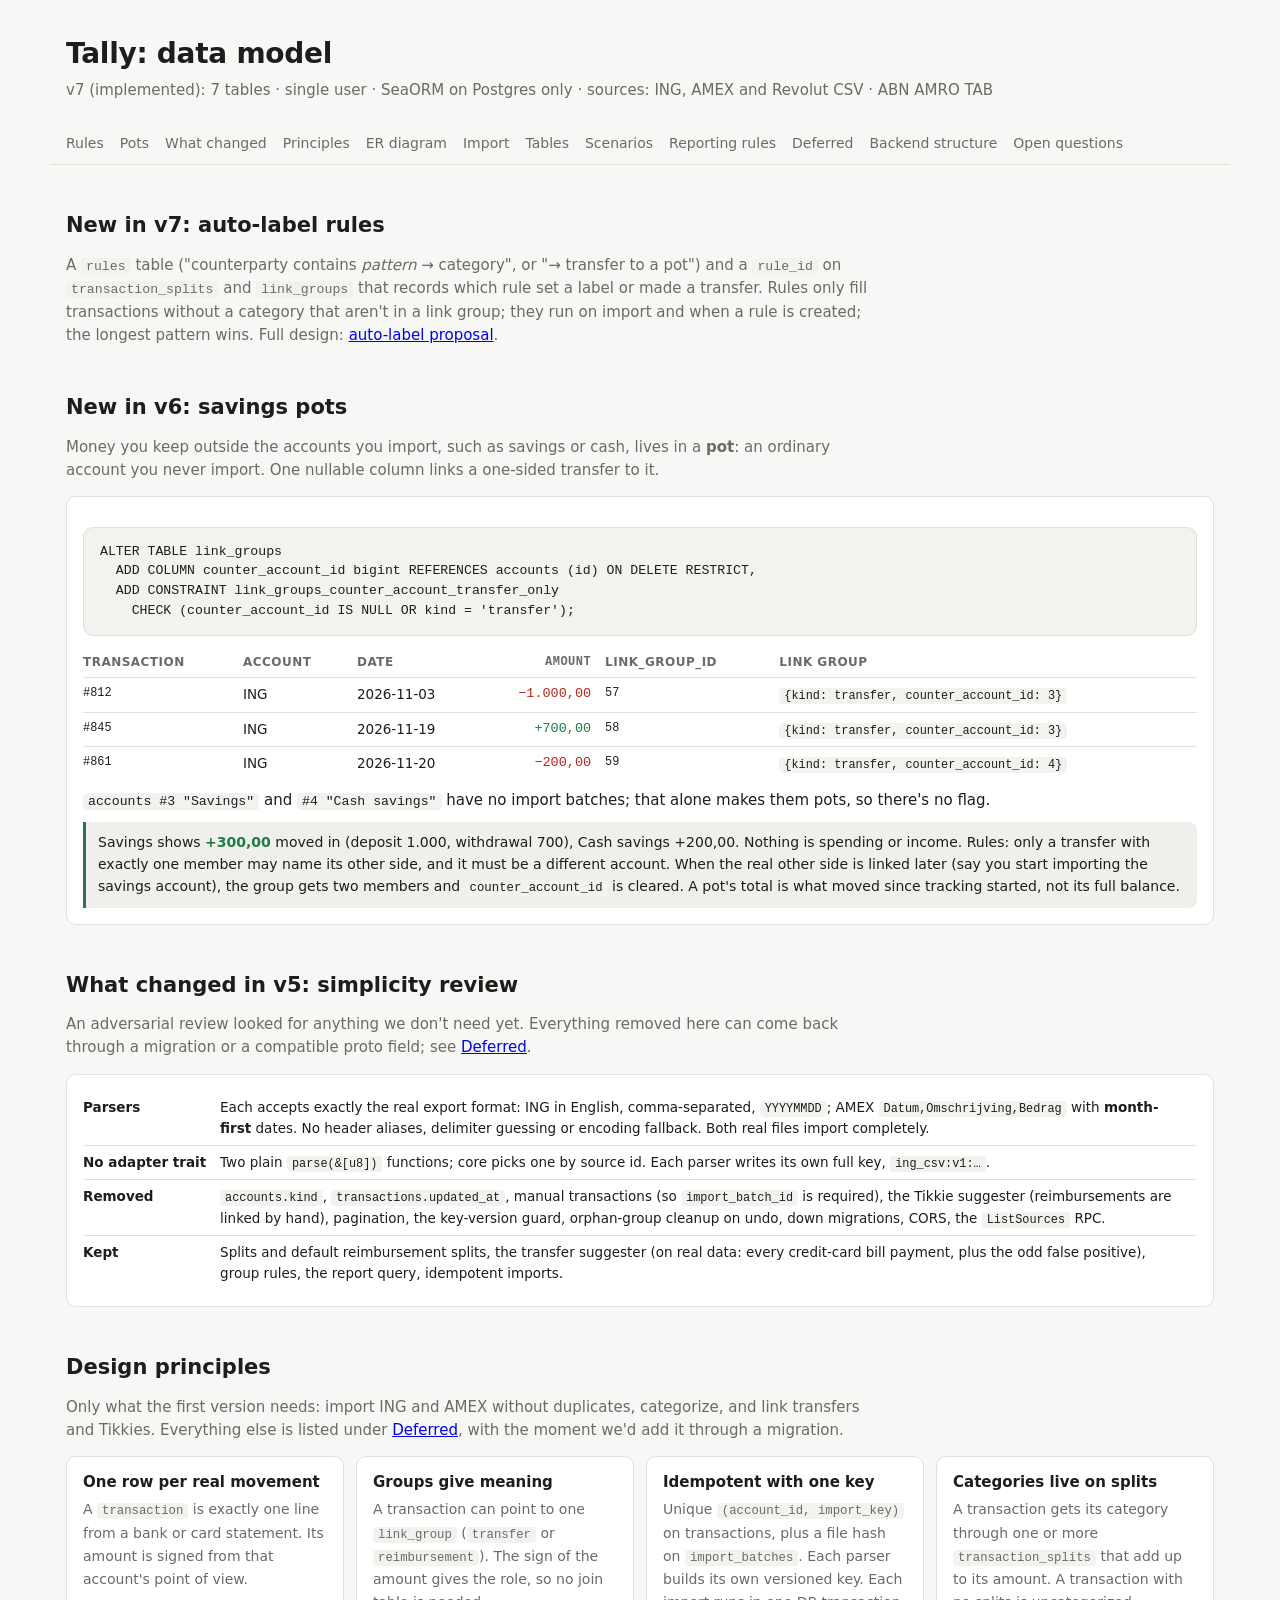
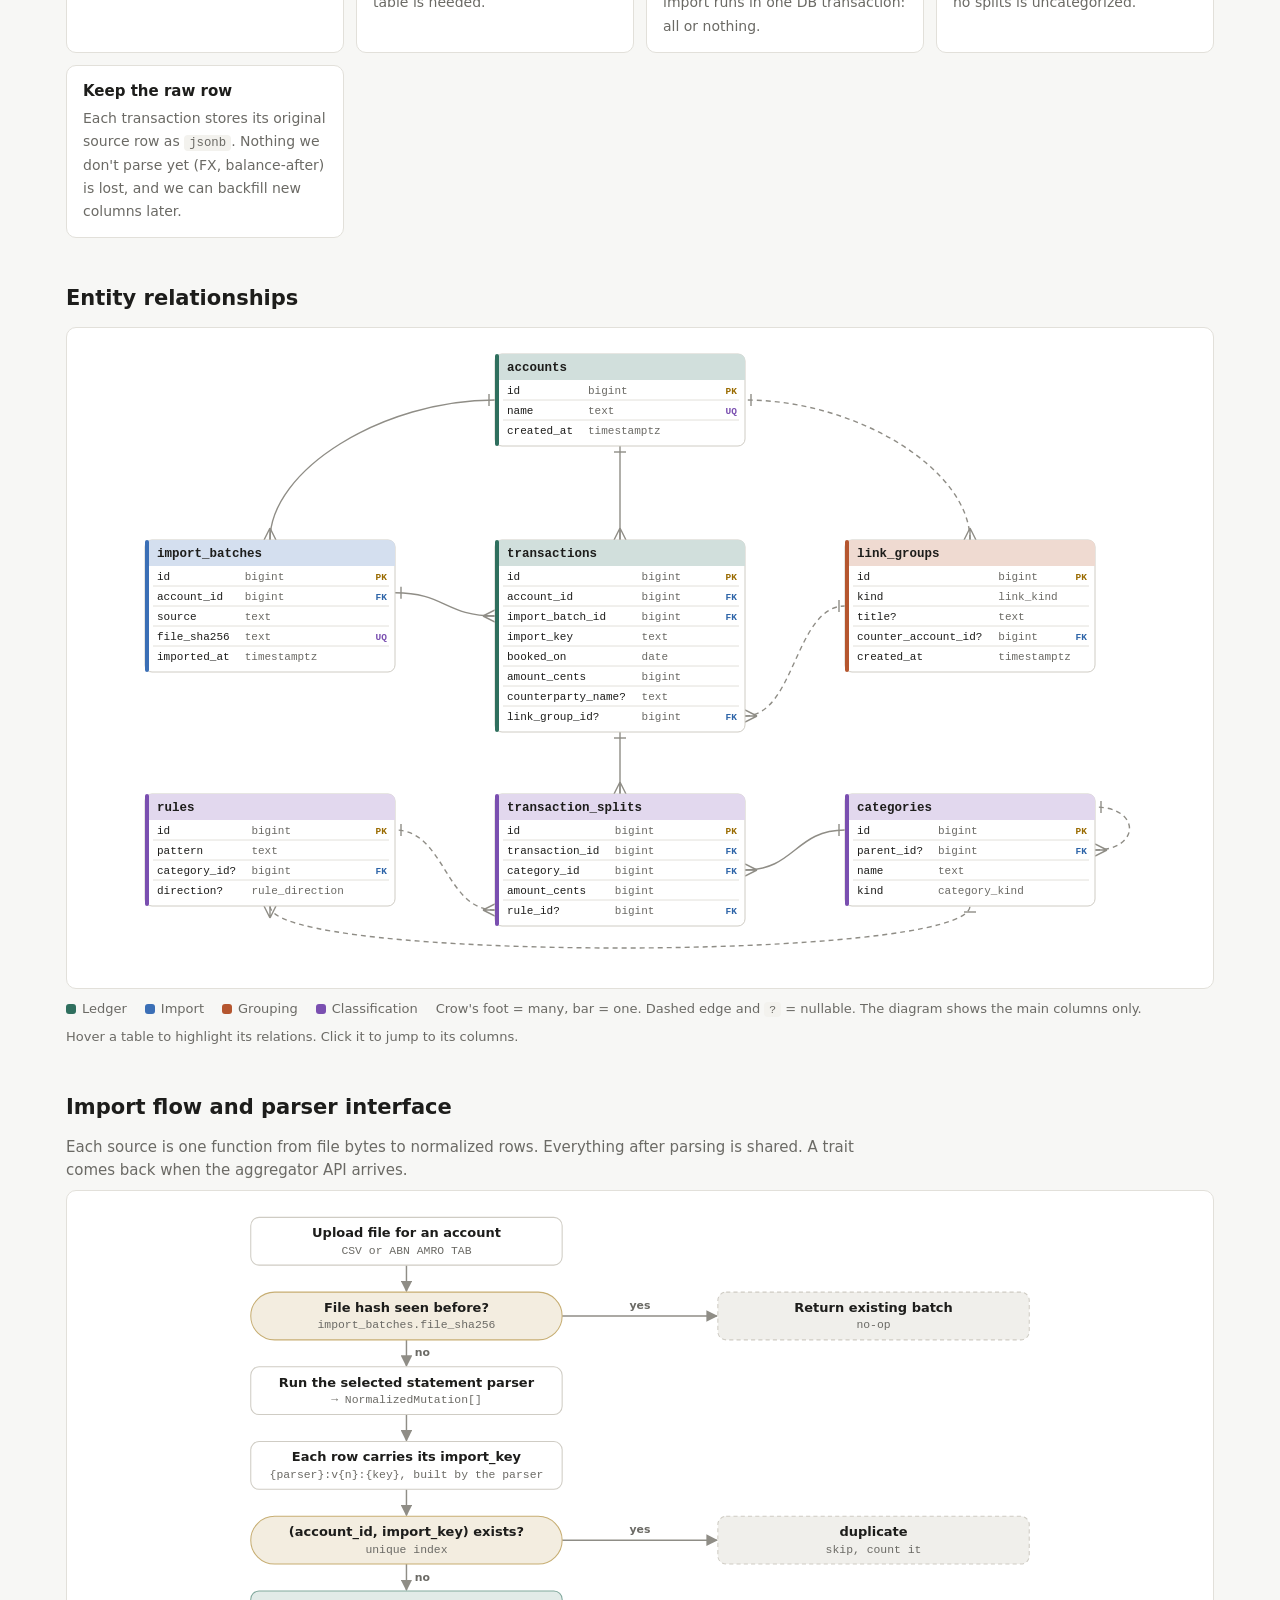
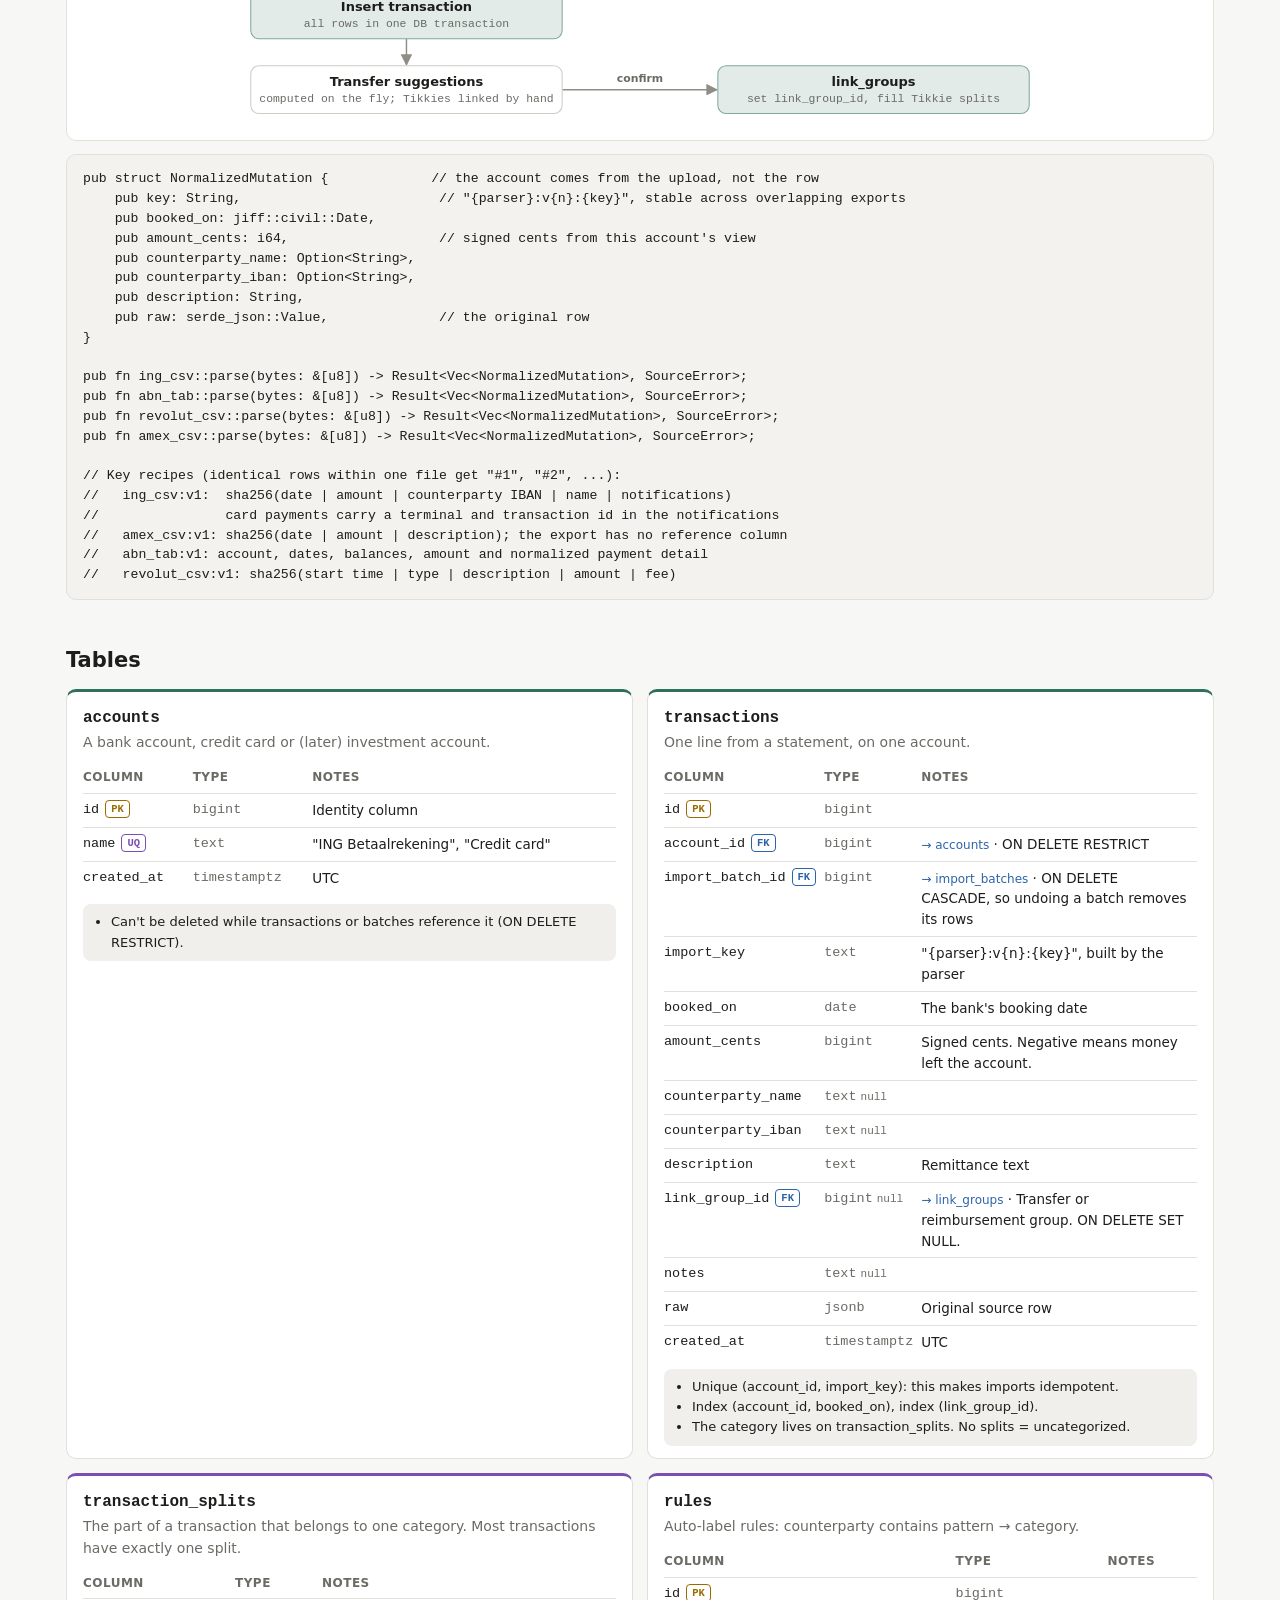
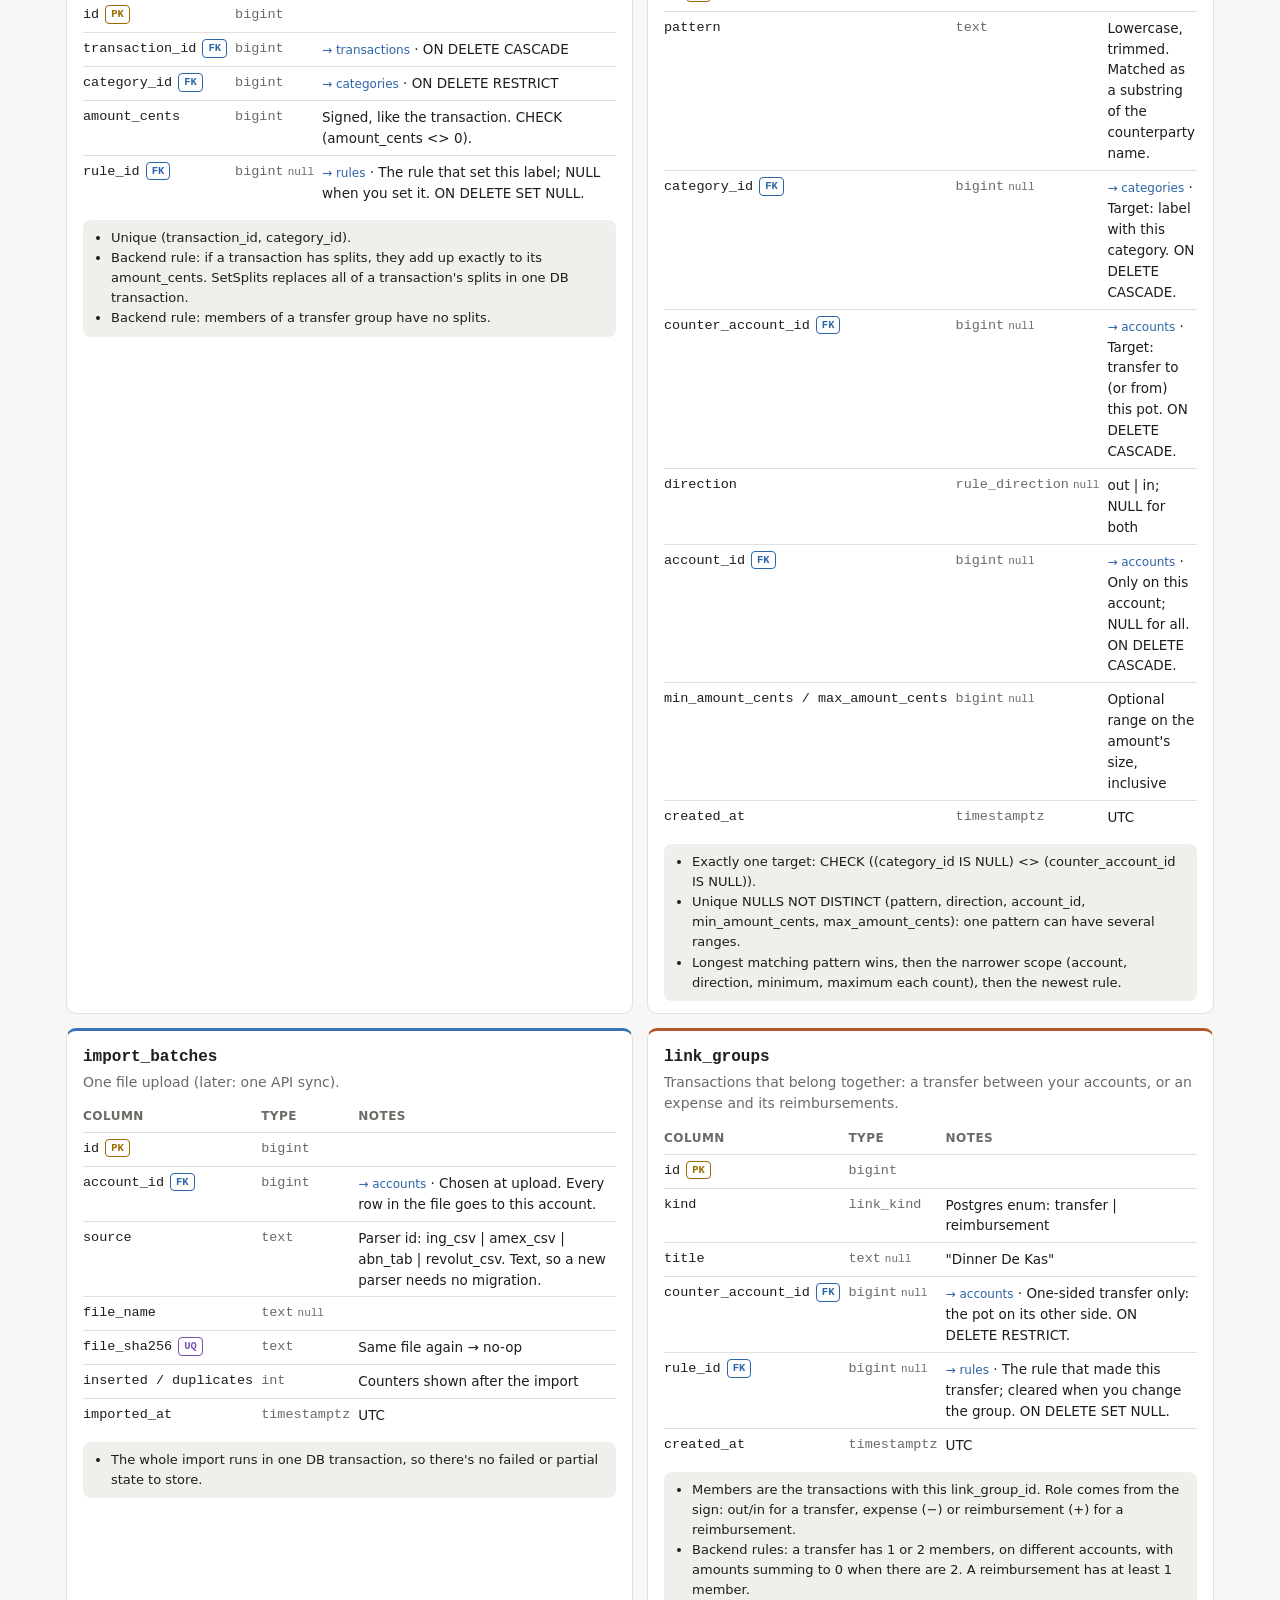
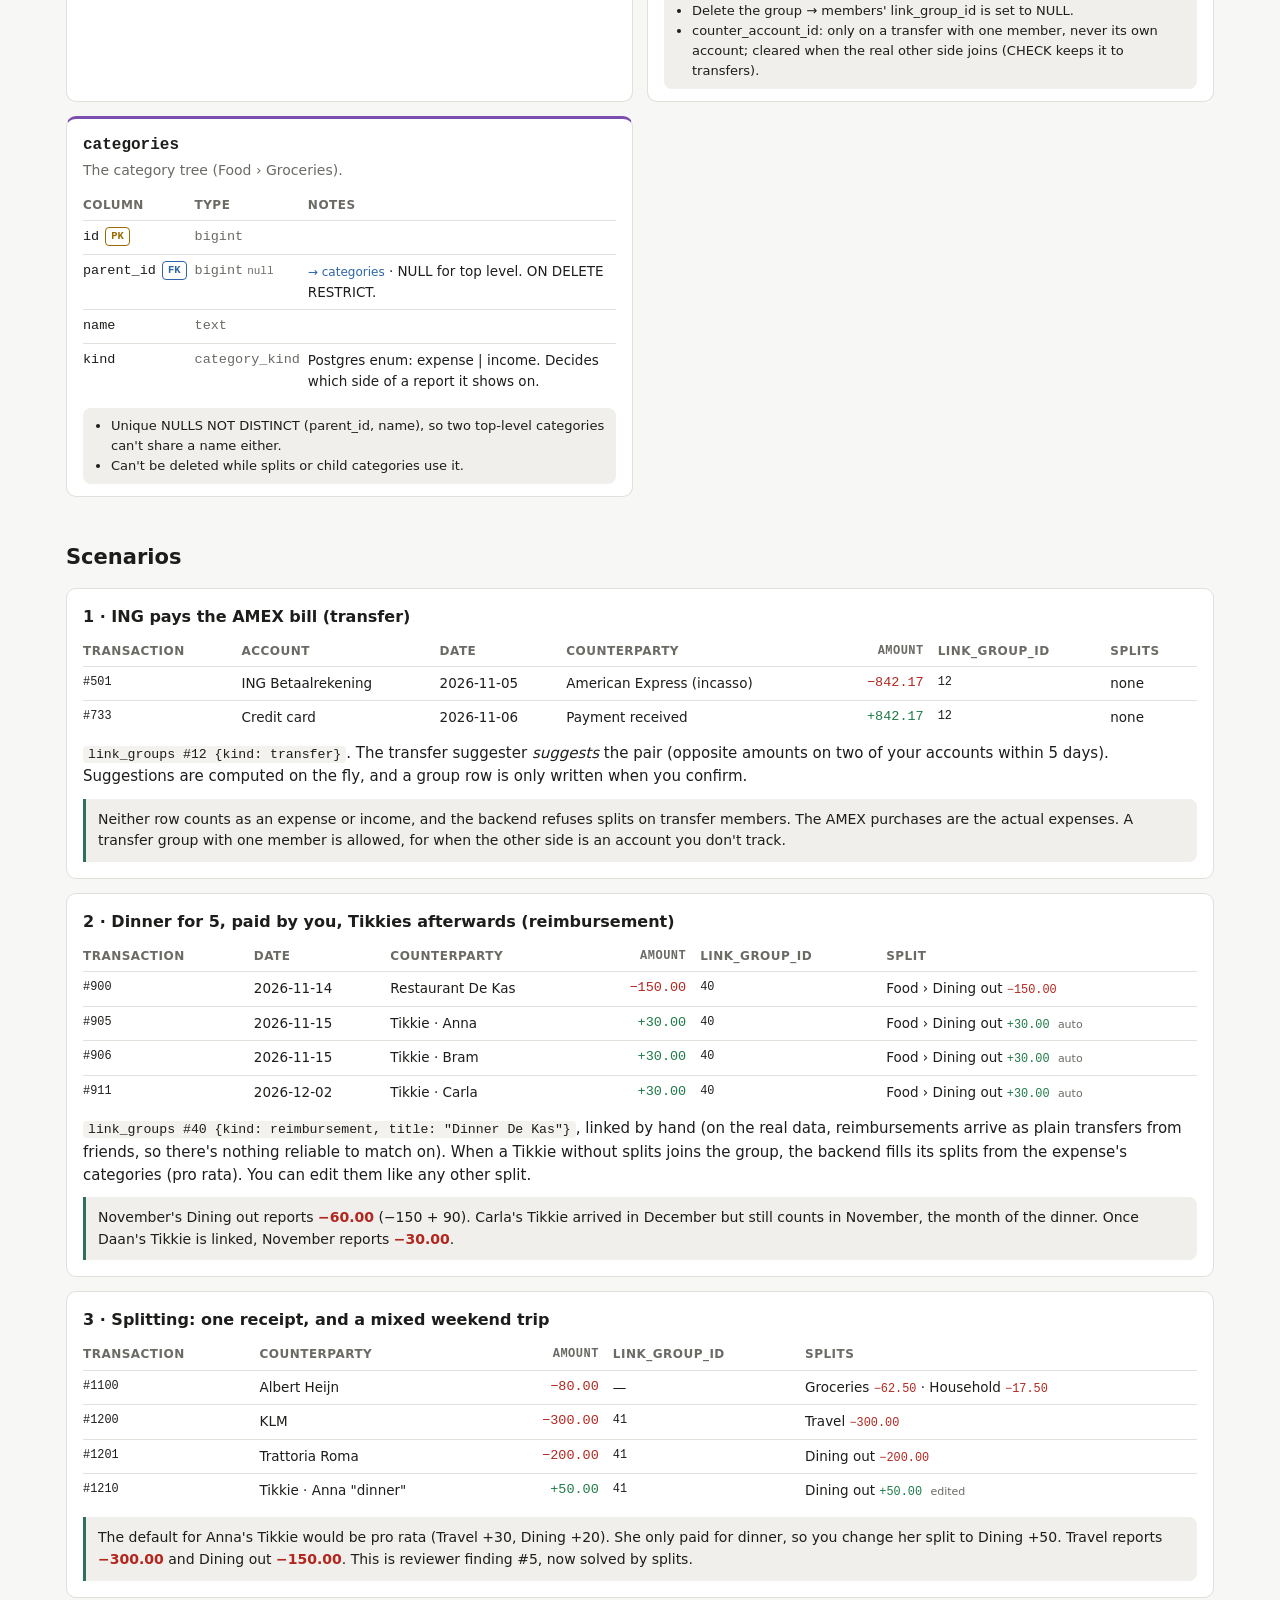
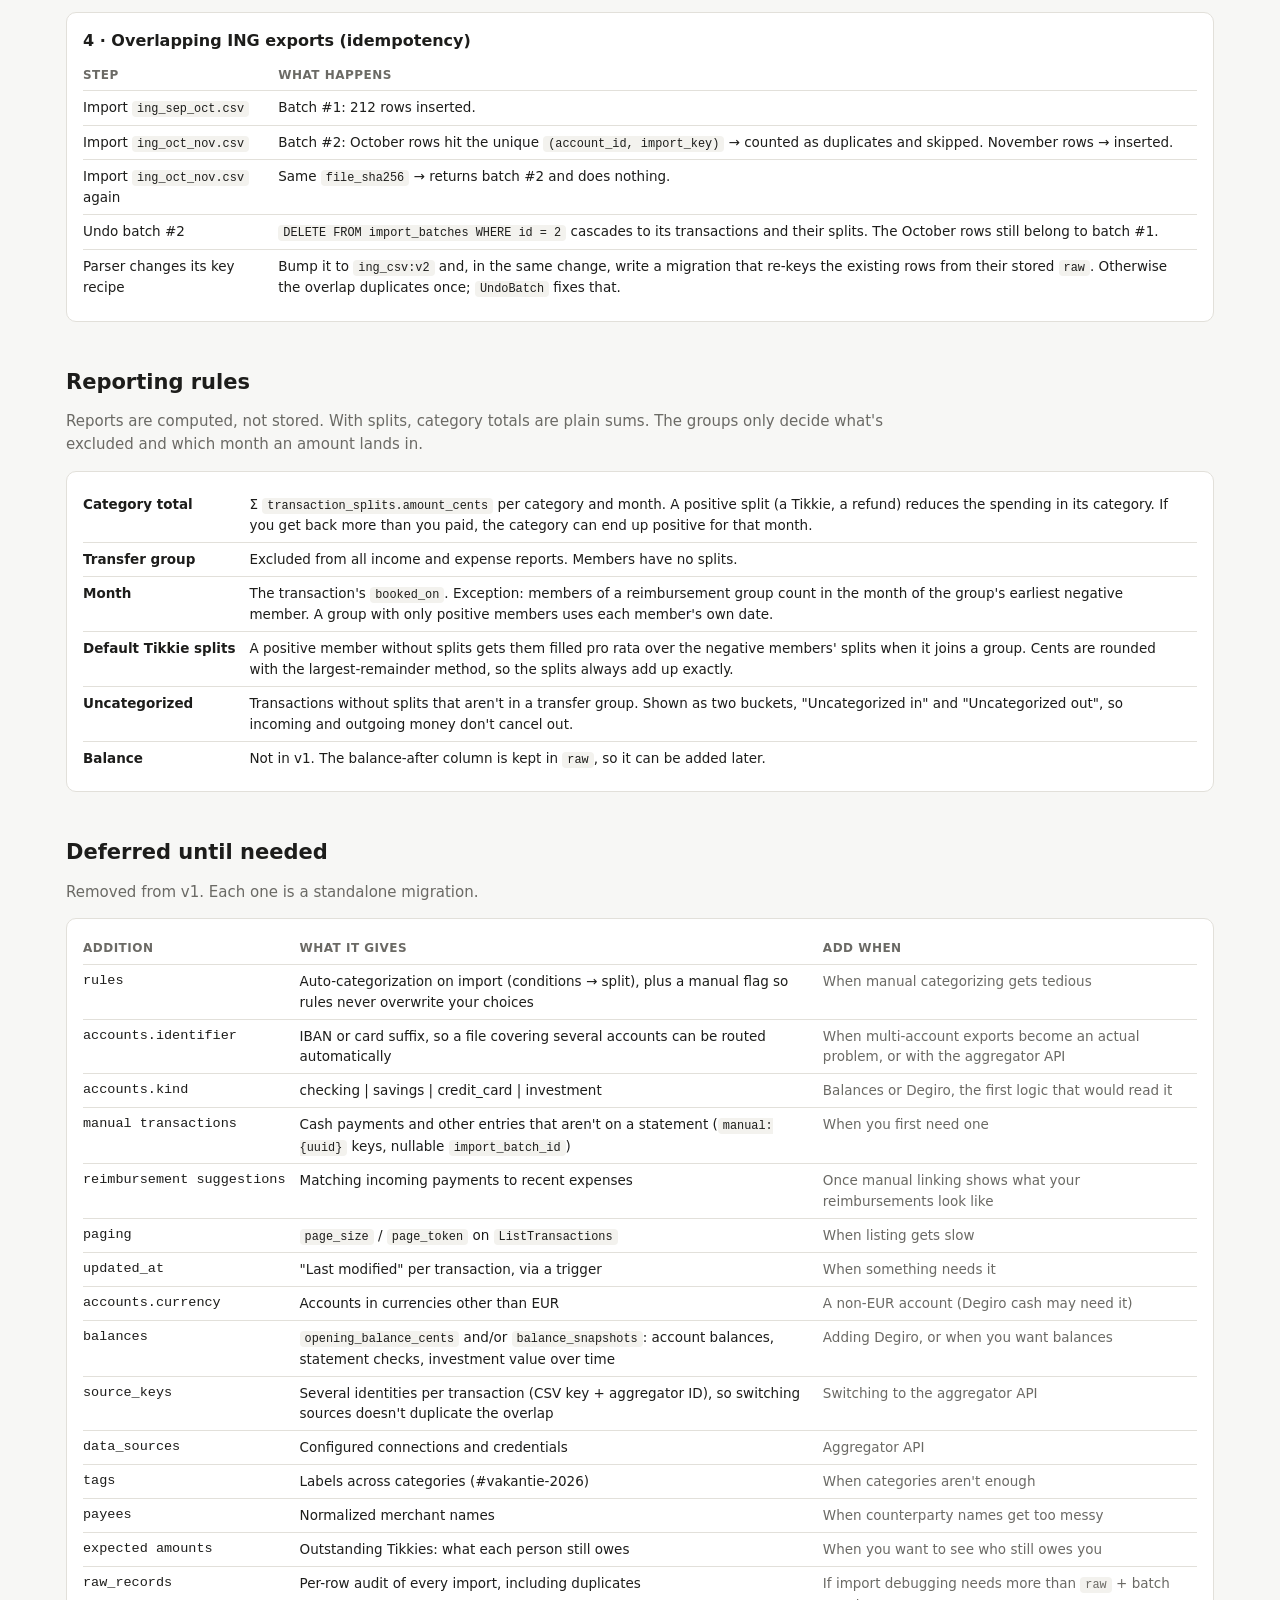
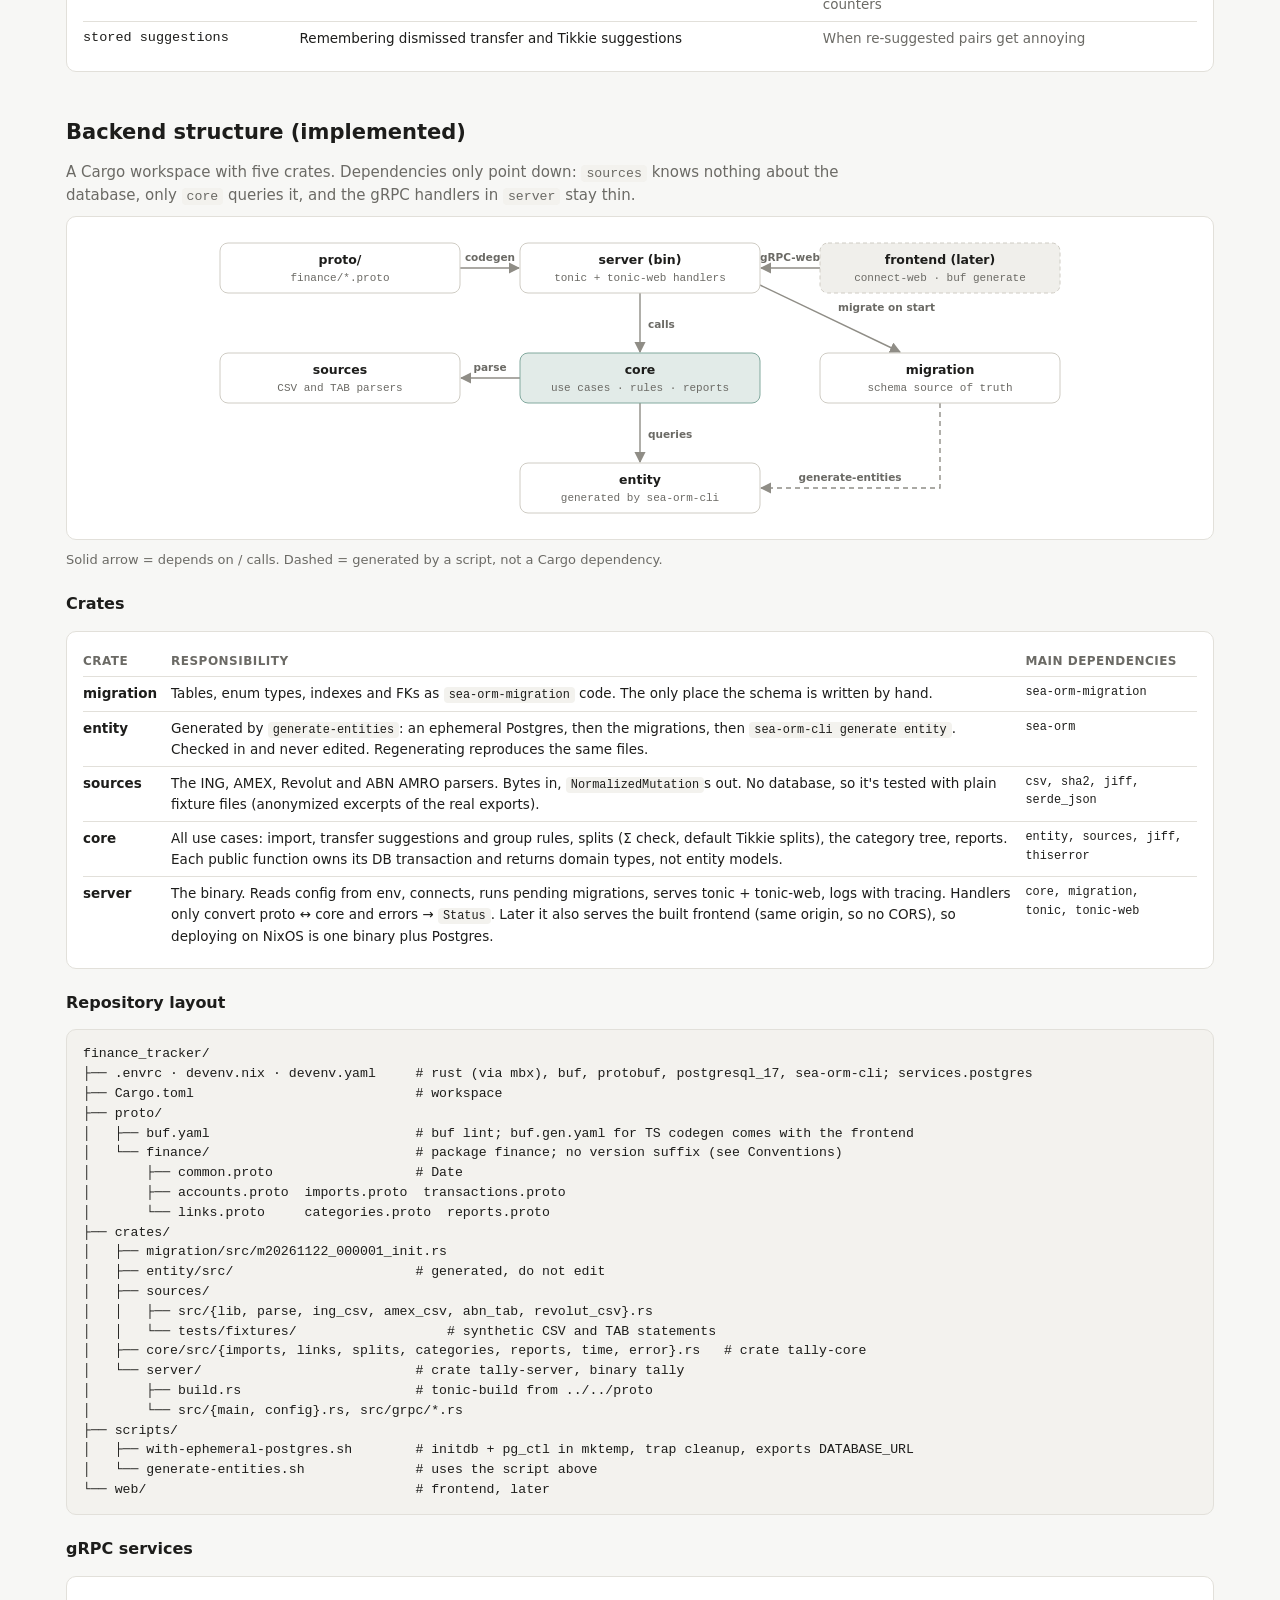
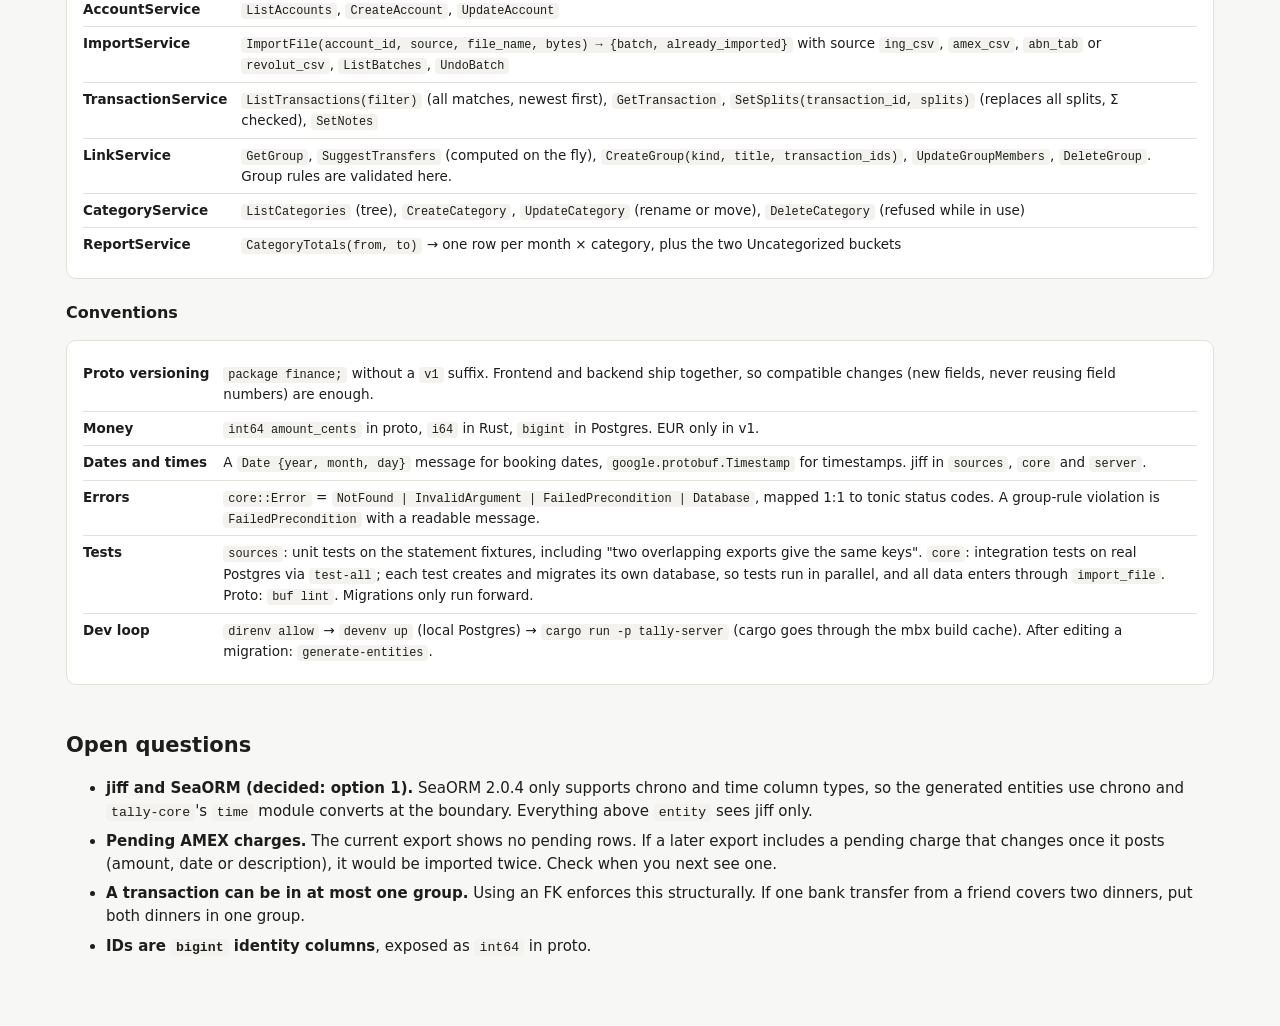
<file: docs/data-model/index.html>
<!doctype html>
<html lang="en">
<head>
<meta charset="utf-8">
<meta name="viewport" content="width=device-width, initial-scale=1">
<title>Tally Data Model</title>
<link rel="icon" href="data:,">
<style>
  :root {
    --bg: #f7f7f5; --surface: #ffffff; --surface-2: #f0efeb; --text: #1d1d1b; --muted: #6b6a65;
    --border: #e2e0da; --accent: #2f6f5e; --code-bg: #f3f2ee;
    --d-import: #3b6fb6; --d-ledger: #2f6f5e; --d-group: #b5562f; --d-class: #7a4fb0;
    --pk: #9a6b00; --fk: #2d64a8; --uq: #7a4fb0;
    --edge: #8f8d86; --border-strong: #cfccc4;
    --neg: #b3261e; --pos: #1e7a46;
  }
  @media (prefers-color-scheme: dark) {
    :root:not([data-theme="light"]) {
      --bg: #161615; --surface: #1f1f1d; --surface-2: #2a2a27; --text: #ecebe6; --muted: #a3a29b;
      --border: #3a3935; --accent: #6fc2a8; --code-bg: #262624;
      --d-import: #7aa7e6; --d-ledger: #6fc2a8; --d-group: #e8946d; --d-class: #b99ae6;
      --pk: #e2b54a; --fk: #7aa7e6; --uq: #b99ae6;
      --edge: #7d7b74; --border-strong: #4a4944;
      --neg: #f2867c; --pos: #7fd6a0;
    }
  }
  :root[data-theme="dark"] {
    --bg: #161615; --surface: #1f1f1d; --surface-2: #2a2a27; --text: #ecebe6; --muted: #a3a29b;
    --border: #3a3935; --accent: #6fc2a8; --code-bg: #262624;
    --d-import: #7aa7e6; --d-ledger: #6fc2a8; --d-group: #e8946d; --d-class: #b99ae6;
    --pk: #e2b54a; --fk: #7aa7e6; --uq: #b99ae6;
    --edge: #7d7b74; --border-strong: #4a4944;
    --neg: #f2867c; --pos: #7fd6a0;
  }
  * { box-sizing: border-box; }
  html { scroll-behavior: smooth; }
  body { margin: 0; background: var(--bg); color: var(--text);
    font: 15px/1.55 ui-sans-serif, system-ui, -apple-system, "Segoe UI", Roboto, sans-serif; }
  code, pre, .mono { font-family: ui-monospace, "JetBrains Mono", "SF Mono", Menlo, monospace; font-size: 0.88em; }
  code { background: var(--code-bg); padding: 1px 5px; border-radius: 4px; }
  .wrap { max-width: 1180px; margin: 0 auto; padding: 32px 16px 80px; }
  header h1 { font-size: 28px; margin: 0 0 4px; letter-spacing: -0.01em; }
  header p { margin: 0; color: var(--muted); }
  nav.toc { position: sticky; top: 0; z-index: 5; background: var(--bg); border-bottom: 1px solid var(--border);
    margin: 20px -16px 0; padding: 10px 16px; display: flex; gap: 6px 16px; flex-wrap: wrap; font-size: 14px; }
  nav.toc a { color: var(--muted); text-decoration: none; }
  nav.toc a:hover { color: var(--text); }
  h2 { font-size: 21px; margin: 44px 0 12px; scroll-margin-top: 56px; }
  h3 { font-size: 16px; margin: 22px 0 8px; }
  p { margin: 8px 0; }
  .lede { color: var(--muted); max-width: 820px; }
  .principles { display: grid; grid-template-columns: repeat(auto-fit, minmax(250px, 1fr)); gap: 12px; margin-top: 14px; }
  .principle { background: var(--surface); border: 1px solid var(--border); border-radius: 10px; padding: 14px 16px; }
  .principle b { display: block; margin-bottom: 4px; }
  .principle span { color: var(--muted); font-size: 14px; }
  .diagram { background: var(--surface); border: 1px solid var(--border); border-radius: 10px; padding: 16px; overflow-x: auto; }
  .legend { display: flex; gap: 8px 18px; flex-wrap: wrap; font-size: 13px; color: var(--muted); margin: 10px 0 0; }
  .legend i { display: inline-block; width: 10px; height: 10px; border-radius: 3px; margin-right: 6px; vertical-align: -1px; }

  #er-svg { display: block; width: 100%; max-width: 1030px; min-width: 820px; height: auto; margin: 0 auto; }
  .er-body { fill: var(--surface); stroke: var(--border-strong); stroke-width: 1; }
  .er-title { font: 600 12.5px ui-monospace, Menlo, monospace; fill: var(--text); }
  .er-col { font: 11px ui-monospace, Menlo, monospace; fill: var(--text); }
  .er-type { font: 11px ui-monospace, Menlo, monospace; fill: var(--muted); }
  .er-badge { font: 600 9.5px ui-monospace, Menlo, monospace; }
  .er-sep { stroke: var(--border); stroke-width: 1; }
  .er-edge { fill: none; stroke: var(--edge); stroke-width: 1.4; transition: opacity .15s; }
  .er-edge.opt { stroke-dasharray: 5 4; }
  .er-edge.hl { stroke: var(--accent); stroke-width: 2.2; }
  .er-marker { fill: none; stroke: var(--edge); stroke-width: 1.4; }
  .er-marker.hl { stroke: var(--accent); stroke-width: 1.8; }
  .er-box { cursor: pointer; transition: opacity .15s; }
  svg.focus .er-edge:not(.hl) { opacity: .12; }
  svg.focus .er-box:not(.hl) { opacity: .4; }

  #pipe-svg { display: block; width: 100%; max-width: 820px; min-width: 640px; height: auto; margin: 0 auto; }
  .pf-node { fill: var(--surface); stroke: var(--border-strong); }
  .pf-node.decision { fill: color-mix(in srgb, var(--pk) 12%, var(--surface)); stroke: color-mix(in srgb, var(--pk) 55%, var(--surface)); }
  .pf-node.outcome { fill: var(--surface-2); stroke: var(--border-strong); stroke-dasharray: 4 3; }
  .pf-node.good { fill: color-mix(in srgb, var(--accent) 14%, var(--surface)); stroke: color-mix(in srgb, var(--accent) 60%, var(--surface)); stroke-dasharray: none; }
  .pf-title { font: 600 12.5px ui-sans-serif, system-ui, sans-serif; fill: var(--text); }
  .pf-sub { font: 11px ui-monospace, Menlo, monospace; fill: var(--muted); }
  .pf-edge { fill: none; stroke: var(--edge); stroke-width: 1.4; }
  .pf-arrow { fill: var(--edge); }
  .pf-edge.dash { stroke-dasharray: 5 4; }
  #deps-svg { display: block; width: 100%; max-width: 860px; min-width: 680px; height: auto; margin: 0 auto; }
  .pf-label { font: 600 10.5px ui-sans-serif, system-ui, sans-serif; fill: var(--muted); }

  .domain-head { display: flex; align-items: center; gap: 10px; margin: 36px 0 4px; scroll-margin-top: 56px; }
  .domain-head h2 { margin: 0; }
  .cards { display: grid; grid-template-columns: repeat(auto-fit, minmax(min(100%, 520px), 1fr)); gap: 14px; margin-top: 12px; }
  .card { background: var(--surface); border: 1px solid var(--border); border-top: 3px solid var(--dc); border-radius: 10px;
    padding: 14px 16px 12px; scroll-margin-top: 60px; min-width: 0; }
  .card h3 { margin: 0 0 2px; font-family: ui-monospace, Menlo, monospace; font-size: 16px; }
  .card .purpose { color: var(--muted); font-size: 14px; margin: 2px 0 10px; }
  .tbl-wrap { overflow-x: auto; }
  table { border-collapse: collapse; width: 100%; font-size: 13.5px; }
  th { text-align: left; font-weight: 600; color: var(--muted); font-size: 12px; text-transform: uppercase; letter-spacing: .04em;
    border-bottom: 1px solid var(--border); padding: 4px 8px 6px 0; }
  td { border-bottom: 1px solid var(--border); padding: 6px 8px 6px 0; vertical-align: top; }
  tr:last-child td { border-bottom: 0; }
  td.col { font-family: ui-monospace, Menlo, monospace; white-space: nowrap; }
  td.type { font-family: ui-monospace, Menlo, monospace; color: var(--muted); white-space: nowrap; }
  .null { color: var(--muted); font-size: 11px; margin-left: 4px; }
  .badge { display: inline-block; font: 600 10.5px/1 ui-monospace, Menlo, monospace; padding: 3px 5px; border-radius: 4px;
    margin-left: 6px; vertical-align: 1px; border: 1px solid currentColor; }
  .badge.pk { color: var(--pk); } .badge.fk { color: var(--fk); } .badge.uq { color: var(--uq); }
  .fk-link { color: var(--fk); text-decoration: none; font-size: 12px; }
  .constraints { margin: 10px 0 0; padding: 8px 10px; background: var(--surface-2); border-radius: 8px; font-size: 13px; }
  .constraints ul { margin: 0; padding-left: 18px; }
  .scenario { background: var(--surface); border: 1px solid var(--border); border-radius: 10px; padding: 16px; margin-top: 14px; }
  .scenario h3 { margin-top: 0; }
  .scenario table td, .scenario table th { padding-right: 14px; }
  .amt { font-family: ui-monospace, Menlo, monospace; text-align: right; white-space: nowrap; }
  .neg { color: var(--neg); } .pos { color: var(--pos); }
  .result { margin-top: 10px; padding: 10px 12px; border-left: 3px solid var(--accent); background: var(--surface-2); border-radius: 0 8px 8px 0; font-size: 14px; }
  pre.code { background: var(--code-bg); border: 1px solid var(--border); border-radius: 10px; padding: 14px 16px; overflow-x: auto; line-height: 1.5; }
  .rules td:first-child { font-weight: 600; white-space: nowrap; }
  ul.open li { margin: 6px 0; }
  .deferred td:first-child { font-family: ui-monospace, Menlo, monospace; white-space: nowrap; }
  .deferred td:last-child { color: var(--muted); }
</style>
</head>
<body>
<div class="wrap">
  <header>
    <h1>Tally: data model</h1>
    <p>v7 (implemented): 7 tables · single user · SeaORM on Postgres only · sources: ING, AMEX and Revolut CSV · ABN AMRO TAB</p>
  </header>

  <nav class="toc">
    <a href="#rules">Rules</a>
    <a href="#pots">Pots</a>
    <a href="#changes">What changed</a>
    <a href="#principles">Principles</a>
    <a href="#er">ER diagram</a>
    <a href="#pipeline">Import</a>
    <a href="#tables">Tables</a>
    <a href="#scenarios">Scenarios</a>
    <a href="#reporting">Reporting rules</a>
    <a href="#deferred">Deferred</a>
    <a href="#backend">Backend structure</a>
    <a href="#open">Open questions</a>
  </nav>

  <h2 id="rules">New in v7: auto-label rules</h2>
  <p class="lede">A <code>rules</code> table ("counterparty contains <i>pattern</i> → category", or "→ transfer to a pot") and a <code>rule_id</code> on <code>transaction_splits</code> and <code>link_groups</code> that records which rule set a label or made a transfer. Rules only fill transactions without a category that aren't in a link group; they run on import and when a rule is created; the longest pattern wins. Full design: <a href="../auto-label/index.html">auto-label proposal</a>.</p>

  <h2 id="pots">New in v6: savings pots</h2>
  <p class="lede">Money you keep outside the accounts you import, such as savings or cash, lives in a <b>pot</b>: an ordinary account you never import. One nullable column links a one-sided transfer to it.</p>
  <div class="scenario">
    <pre class="code">ALTER TABLE link_groups
  ADD COLUMN counter_account_id bigint REFERENCES accounts (id) ON DELETE RESTRICT,
  ADD CONSTRAINT link_groups_counter_account_transfer_only
    CHECK (counter_account_id IS NULL OR kind = 'transfer');</pre>
    <div class="tbl-wrap"><table>
      <tr><th>transaction</th><th>account</th><th>date</th><th class="amt">amount</th><th>link_group_id</th><th>link group</th></tr>
      <tr><td class="mono">#812</td><td>ING</td><td>2026-11-03</td><td class="amt neg">−1.000,00</td><td class="mono">57</td><td><code>{kind: transfer, counter_account_id: 3}</code></td></tr>
      <tr><td class="mono">#845</td><td>ING</td><td>2026-11-19</td><td class="amt pos">+700,00</td><td class="mono">58</td><td><code>{kind: transfer, counter_account_id: 3}</code></td></tr>
      <tr><td class="mono">#861</td><td>ING</td><td>2026-11-20</td><td class="amt neg">−200,00</td><td class="mono">59</td><td><code>{kind: transfer, counter_account_id: 4}</code></td></tr>
    </table></div>
    <p><code>accounts #3 "Savings"</code> and <code>#4 "Cash savings"</code> have no import batches; that alone makes them pots, so there's no flag.</p>
    <div class="result">Savings shows <b class="pos">+300,00</b> moved in (deposit 1.000, withdrawal 700), Cash savings +200,00. Nothing is spending or income. Rules: only a transfer with exactly one member may name its other side, and it must be a different account. When the real other side is linked later (say you start importing the savings account), the group gets two members and <code>counter_account_id</code> is cleared. A pot's total is what moved since tracking started, not its full balance.</div>
  </div>

  <h2 id="changes">What changed in v5: simplicity review</h2>
  <p class="lede">An adversarial review looked for anything we don't need yet. Everything removed here can come back through a migration or a compatible proto field; see <a href="#deferred">Deferred</a>.</p>
  <div class="scenario"><table class="rules">
    <tr><td>Parsers</td><td>Each accepts exactly the real export format: ING in English, comma-separated, <code>YYYYMMDD</code>; AMEX <code>Datum,Omschrijving,Bedrag</code> with <b>month-first</b> dates. No header aliases, delimiter guessing or encoding fallback. Both real files import completely.</td></tr>
    <tr><td>No adapter trait</td><td>Two plain <code>parse(&amp;[u8])</code> functions; core picks one by source id. Each parser writes its own full key, <code>ing_csv:v1:…</code>.</td></tr>
    <tr><td>Removed</td><td><code>accounts.kind</code>, <code>transactions.updated_at</code>, manual transactions (so <code>import_batch_id</code> is required), the Tikkie suggester (reimbursements are linked by hand), pagination, the key-version guard, orphan-group cleanup on undo, down migrations, CORS, the <code>ListSources</code> RPC.</td></tr>
    <tr><td>Kept</td><td>Splits and default reimbursement splits, the transfer suggester (on real data: every credit-card bill payment, plus the odd false positive), group rules, the report query, idempotent imports.</td></tr>
  </table></div>

  <h2 id="principles">Design principles</h2>
  <p class="lede">Only what the first version needs: import ING and AMEX without duplicates, categorize, and link transfers and Tikkies.
  Everything else is listed under <a href="#deferred">Deferred</a>, with the moment we'd add it through a migration.</p>
  <div class="principles">
    <div class="principle"><b>One row per real movement</b><span>A <code>transaction</code> is exactly one line from a bank or card statement. Its amount is signed from that account's point of view.</span></div>
    <div class="principle"><b>Groups give meaning</b><span>A transaction can point to one <code>link_group</code> (<code>transfer</code> or <code>reimbursement</code>). The sign of the amount gives the role, so no join table is needed.</span></div>
    <div class="principle"><b>Idempotent with one key</b><span>Unique <code>(account_id, import_key)</code> on transactions, plus a file hash on <code>import_batches</code>. Each parser builds its own versioned key. Each import runs in one DB transaction: all or nothing.</span></div>
    <div class="principle"><b>Categories live on splits</b><span>A transaction gets its category through one or more <code>transaction_splits</code> that add up to its amount. A transaction with no splits is uncategorized.</span></div>
    <div class="principle"><b>Keep the raw row</b><span>Each transaction stores its original source row as <code>jsonb</code>. Nothing we don't parse yet (FX, balance-after) is lost, and we can backfill new columns later.</span></div>
  </div>

  <h2 id="er">Entity relationships</h2>
  <div class="diagram"><svg id="er-svg" role="img" aria-label="Entity relationship diagram"></svg></div>
  <div class="legend">
    <span><i style="background:var(--d-ledger)"></i>Ledger</span>
    <span><i style="background:var(--d-import)"></i>Import</span>
    <span><i style="background:var(--d-group)"></i>Grouping</span>
    <span><i style="background:var(--d-class)"></i>Classification</span>
    <span>Crow's foot = many, bar = one. Dashed edge and <code>?</code> = nullable. The diagram shows the main columns only.</span>
    <span>Hover a table to highlight its relations. Click it to jump to its columns.</span>
  </div>

  <h2 id="pipeline">Import flow and parser interface</h2>
  <p class="lede">Each source is one function from file bytes to normalized rows. Everything after parsing is shared. A trait comes back when the aggregator API arrives.</p>
  <div class="diagram"><svg id="pipe-svg" role="img" aria-label="Import flow"></svg></div>
  <pre class="code">pub struct NormalizedMutation {             // the account comes from the upload, not the row
    pub key: String,                         // "{parser}:v{n}:{key}", stable across overlapping exports
    pub booked_on: jiff::civil::Date,
    pub amount_cents: i64,                   // signed cents from this account's view
    pub counterparty_name: Option&lt;String&gt;,
    pub counterparty_iban: Option&lt;String&gt;,
    pub description: String,
    pub raw: serde_json::Value,              // the original row
}

pub fn ing_csv::parse(bytes: &amp;[u8]) -&gt; Result&lt;Vec&lt;NormalizedMutation&gt;, SourceError&gt;;
pub fn abn_tab::parse(bytes: &amp;[u8]) -&gt; Result&lt;Vec&lt;NormalizedMutation&gt;, SourceError&gt;;
pub fn revolut_csv::parse(bytes: &amp;[u8]) -&gt; Result&lt;Vec&lt;NormalizedMutation&gt;, SourceError&gt;;
pub fn amex_csv::parse(bytes: &amp;[u8]) -&gt; Result&lt;Vec&lt;NormalizedMutation&gt;, SourceError&gt;;

// Key recipes (identical rows within one file get "#1", "#2", ...):
//   ing_csv:v1:  sha256(date | amount | counterparty IBAN | name | notifications)
//                card payments carry a terminal and transaction id in the notifications
//   amex_csv:v1: sha256(date | amount | description); the export has no reference column
//   abn_tab:v1: account, dates, balances, amount and normalized payment detail
//   revolut_csv:v1: sha256(start time | type | description | amount | fee)</pre>

  <div id="tables"></div>

  <h2 id="scenarios">Scenarios</h2>

  <div class="scenario">
    <h3>1 · ING pays the AMEX bill (transfer)</h3>
    <div class="tbl-wrap"><table>
      <tr><th>transaction</th><th>account</th><th>date</th><th>counterparty</th><th class="amt">amount</th><th>link_group_id</th><th>splits</th></tr>
      <tr><td class="mono">#501</td><td>ING Betaalrekening</td><td>2026-11-05</td><td>American Express (incasso)</td><td class="amt neg">−842.17</td><td class="mono">12</td><td>none</td></tr>
      <tr><td class="mono">#733</td><td>Credit card</td><td>2026-11-06</td><td>Payment received</td><td class="amt pos">+842.17</td><td class="mono">12</td><td>none</td></tr>
    </table></div>
    <p><code>link_groups #12 {kind: transfer}</code>. The transfer suggester <em>suggests</em> the pair (opposite amounts on two of your accounts within 5 days). Suggestions are computed on the fly, and a group row is only written when you confirm.</p>
    <div class="result">Neither row counts as an expense or income, and the backend refuses splits on transfer members. The AMEX purchases are the actual expenses. A transfer group with one member is allowed, for when the other side is an account you don't track.</div>
  </div>

  <div class="scenario">
    <h3>2 · Dinner for 5, paid by you, Tikkies afterwards (reimbursement)</h3>
    <div class="tbl-wrap"><table>
      <tr><th>transaction</th><th>date</th><th>counterparty</th><th class="amt">amount</th><th>link_group_id</th><th>split</th></tr>
      <tr><td class="mono">#900</td><td>2026-11-14</td><td>Restaurant De Kas</td><td class="amt neg">−150.00</td><td class="mono">40</td><td>Food › Dining out <span class="neg mono">−150.00</span></td></tr>
      <tr><td class="mono">#905</td><td>2026-11-15</td><td>Tikkie · Anna</td><td class="amt pos">+30.00</td><td class="mono">40</td><td>Food › Dining out <span class="pos mono">+30.00</span> <span class="null">auto</span></td></tr>
      <tr><td class="mono">#906</td><td>2026-11-15</td><td>Tikkie · Bram</td><td class="amt pos">+30.00</td><td class="mono">40</td><td>Food › Dining out <span class="pos mono">+30.00</span> <span class="null">auto</span></td></tr>
      <tr><td class="mono">#911</td><td>2026-12-02</td><td>Tikkie · Carla</td><td class="amt pos">+30.00</td><td class="mono">40</td><td>Food › Dining out <span class="pos mono">+30.00</span> <span class="null">auto</span></td></tr>
    </table></div>
    <p><code>link_groups #40 {kind: reimbursement, title: "Dinner De Kas"}</code>, linked by hand (on the real data, reimbursements arrive as plain transfers from friends, so there's nothing reliable to match on). When a Tikkie without splits joins the group, the backend fills its splits from the expense's categories (pro rata). You can edit them like any other split.</p>
    <div class="result">November's Dining out reports <b class="neg">−60.00</b> (−150 + 90). Carla's Tikkie arrived in December but still counts in November, the month of the dinner. Once Daan's Tikkie is linked, November reports <b class="neg">−30.00</b>.</div>
  </div>

  <div class="scenario">
    <h3>3 · Splitting: one receipt, and a mixed weekend trip</h3>
    <div class="tbl-wrap"><table>
      <tr><th>transaction</th><th>counterparty</th><th class="amt">amount</th><th>link_group_id</th><th>splits</th></tr>
      <tr><td class="mono">#1100</td><td>Albert Heijn</td><td class="amt neg">−80.00</td><td>—</td><td>Groceries <span class="neg mono">−62.50</span> · Household <span class="neg mono">−17.50</span></td></tr>
      <tr><td class="mono">#1200</td><td>KLM</td><td class="amt neg">−300.00</td><td class="mono">41</td><td>Travel <span class="neg mono">−300.00</span></td></tr>
      <tr><td class="mono">#1201</td><td>Trattoria Roma</td><td class="amt neg">−200.00</td><td class="mono">41</td><td>Dining out <span class="neg mono">−200.00</span></td></tr>
      <tr><td class="mono">#1210</td><td>Tikkie · Anna "dinner"</td><td class="amt pos">+50.00</td><td class="mono">41</td><td>Dining out <span class="pos mono">+50.00</span> <span class="null">edited</span></td></tr>
    </table></div>
    <div class="result">The default for Anna's Tikkie would be pro rata (Travel +30, Dining +20). She only paid for dinner, so you change her split to Dining +50. Travel reports <b class="neg">−300.00</b> and Dining out <b class="neg">−150.00</b>. This is reviewer finding #5, now solved by splits.</div>
  </div>

  <div class="scenario">
    <h3>4 · Overlapping ING exports (idempotency)</h3>
    <div class="tbl-wrap"><table>
      <tr><th>step</th><th>what happens</th></tr>
      <tr><td>Import <code>ing_sep_oct.csv</code></td><td>Batch #1: 212 rows inserted.</td></tr>
      <tr><td>Import <code>ing_oct_nov.csv</code></td><td>Batch #2: October rows hit the unique <code>(account_id, import_key)</code> → counted as duplicates and skipped. November rows → inserted.</td></tr>
      <tr><td>Import <code>ing_oct_nov.csv</code> again</td><td>Same <code>file_sha256</code> → returns batch #2 and does nothing.</td></tr>
      <tr><td>Undo batch #2</td><td><code>DELETE FROM import_batches WHERE id = 2</code> cascades to its transactions and their splits. The October rows still belong to batch #1.</td></tr>
      <tr><td>Parser changes its key recipe</td><td>Bump it to <code>ing_csv:v2</code> and, in the same change, write a migration that re-keys the existing rows from their stored <code>raw</code>. Otherwise the overlap duplicates once; <code>UndoBatch</code> fixes that.</td></tr>
    </table></div>
  </div>

  <h2 id="reporting">Reporting rules</h2>
  <p class="lede">Reports are computed, not stored. With splits, category totals are plain sums. The groups only decide what's excluded and which month an amount lands in.</p>
  <div class="scenario"><table class="rules">
    <tr><td>Category total</td><td>Σ <code>transaction_splits.amount_cents</code> per category and month. A positive split (a Tikkie, a refund) reduces the spending in its category. If you get back more than you paid, the category can end up positive for that month.</td></tr>
    <tr><td>Transfer group</td><td>Excluded from all income and expense reports. Members have no splits.</td></tr>
    <tr><td>Month</td><td>The transaction's <code>booked_on</code>. Exception: members of a reimbursement group count in the month of the group's earliest negative member. A group with only positive members uses each member's own date.</td></tr>
    <tr><td>Default Tikkie splits</td><td>A positive member without splits gets them filled pro rata over the negative members' splits when it joins a group. Cents are rounded with the largest-remainder method, so the splits always add up exactly.</td></tr>
    <tr><td>Uncategorized</td><td>Transactions without splits that aren't in a transfer group. Shown as two buckets, "Uncategorized in" and "Uncategorized out", so incoming and outgoing money don't cancel out.</td></tr>
    <tr><td>Balance</td><td>Not in v1. The balance-after column is kept in <code>raw</code>, so it can be added later.</td></tr>
  </table></div>

  <h2 id="deferred">Deferred until needed</h2>
  <p class="lede">Removed from v1. Each one is a standalone migration.</p>
  <div class="scenario"><table class="deferred">
    <tr><th>addition</th><th>what it gives</th><th>add when</th></tr>
    <tr><td>rules</td><td>Auto-categorization on import (conditions → split), plus a manual flag so rules never overwrite your choices</td><td>When manual categorizing gets tedious</td></tr>
    <tr><td>accounts.identifier</td><td>IBAN or card suffix, so a file covering several accounts can be routed automatically</td><td>When multi-account exports become an actual problem, or with the aggregator API</td></tr>
    <tr><td>accounts.kind</td><td>checking | savings | credit_card | investment</td><td>Balances or Degiro, the first logic that would read it</td></tr>
    <tr><td>manual transactions</td><td>Cash payments and other entries that aren't on a statement (<code>manual:{uuid}</code> keys, nullable <code>import_batch_id</code>)</td><td>When you first need one</td></tr>
    <tr><td>reimbursement suggestions</td><td>Matching incoming payments to recent expenses</td><td>Once manual linking shows what your reimbursements look like</td></tr>
    <tr><td>paging</td><td><code>page_size</code> / <code>page_token</code> on <code>ListTransactions</code></td><td>When listing gets slow</td></tr>
    <tr><td>updated_at</td><td>"Last modified" per transaction, via a trigger</td><td>When something needs it</td></tr>
    <tr><td>accounts.currency</td><td>Accounts in currencies other than EUR</td><td>A non-EUR account (Degiro cash may need it)</td></tr>
    <tr><td>balances</td><td><code>opening_balance_cents</code> and/or <code>balance_snapshots</code>: account balances, statement checks, investment value over time</td><td>Adding Degiro, or when you want balances</td></tr>
    <tr><td>source_keys</td><td>Several identities per transaction (CSV key + aggregator ID), so switching sources doesn't duplicate the overlap</td><td>Switching to the aggregator API</td></tr>
    <tr><td>data_sources</td><td>Configured connections and credentials</td><td>Aggregator API</td></tr>
    <tr><td>tags</td><td>Labels across categories (#vakantie-2026)</td><td>When categories aren't enough</td></tr>
    <tr><td>payees</td><td>Normalized merchant names</td><td>When counterparty names get too messy</td></tr>
    <tr><td>expected amounts</td><td>Outstanding Tikkies: what each person still owes</td><td>When you want to see who still owes you</td></tr>
    <tr><td>raw_records</td><td>Per-row audit of every import, including duplicates</td><td>If import debugging needs more than <code>raw</code> + batch counters</td></tr>
    <tr><td>stored suggestions</td><td>Remembering dismissed transfer and Tikkie suggestions</td><td>When re-suggested pairs get annoying</td></tr>
  </table></div>

  <h2 id="backend">Backend structure (implemented)</h2>
  <p class="lede">A Cargo workspace with five crates. Dependencies only point down: <code>sources</code> knows nothing about the database, only <code>core</code> queries it, and the gRPC handlers in <code>server</code> stay thin.</p>
  <div class="diagram"><svg id="deps-svg" role="img" aria-label="Crate dependency diagram"></svg></div>
  <div class="legend"><span>Solid arrow = depends on / calls. Dashed = generated by a script, not a Cargo dependency.</span></div>

  <h3>Crates</h3>
  <div class="scenario"><table class="rules">
    <tr><th>crate</th><th>responsibility</th><th>main dependencies</th></tr>
    <tr><td>migration</td><td>Tables, enum types, indexes and FKs as <code>sea-orm-migration</code> code. The only place the schema is written by hand.</td><td class="mono">sea-orm-migration</td></tr>
    <tr><td>entity</td><td>Generated by <code>generate-entities</code>: an ephemeral Postgres, then the migrations, then <code>sea-orm-cli generate entity</code>. Checked in and never edited. Regenerating reproduces the same files.</td><td class="mono">sea-orm</td></tr>
    <tr><td>sources</td><td>The ING, AMEX, Revolut and ABN AMRO parsers. Bytes in, <code>NormalizedMutation</code>s out. No database, so it's tested with plain fixture files (anonymized excerpts of the real exports).</td><td class="mono">csv, sha2, jiff, serde_json</td></tr>
    <tr><td>core</td><td>All use cases: import, transfer suggestions and group rules, splits (Σ check, default Tikkie splits), the category tree, reports. Each public function owns its DB transaction and returns domain types, not entity models.</td><td class="mono">entity, sources, jiff, thiserror</td></tr>
    <tr><td>server</td><td>The binary. Reads config from env, connects, runs pending migrations, serves tonic + tonic-web, logs with tracing. Handlers only convert proto ↔ core and errors → <code>Status</code>. Later it also serves the built frontend (same origin, so no CORS), so deploying on NixOS is one binary plus Postgres.</td><td class="mono">core, migration, tonic, tonic-web</td></tr>
  </table></div>

  <h3>Repository layout</h3>
  <pre class="code">finance_tracker/
├── .envrc · devenv.nix · devenv.yaml     # rust (via mbx), buf, protobuf, postgresql_17, sea-orm-cli; services.postgres
├── Cargo.toml                            # workspace
├── proto/
│   ├── buf.yaml                          # buf lint; buf.gen.yaml for TS codegen comes with the frontend
│   └── finance/                          # package finance; no version suffix (see Conventions)
│       ├── common.proto                  # Date
│       ├── accounts.proto  imports.proto  transactions.proto
│       └── links.proto     categories.proto  reports.proto
├── crates/
│   ├── migration/src/m20261122_000001_init.rs
│   ├── entity/src/                       # generated, do not edit
│   ├── sources/
│   │   ├── src/{lib, parse, ing_csv, amex_csv, abn_tab, revolut_csv}.rs
│   │   └── tests/fixtures/                   # synthetic CSV and TAB statements
│   ├── core/src/{imports, links, splits, categories, reports, time, error}.rs   # crate tally-core
│   └── server/                           # crate tally-server, binary tally
│       ├── build.rs                      # tonic-build from ../../proto
│       └── src/{main, config}.rs, src/grpc/*.rs
├── scripts/
│   ├── with-ephemeral-postgres.sh        # initdb + pg_ctl in mktemp, trap cleanup, exports DATABASE_URL
│   └── generate-entities.sh              # uses the script above
└── web/                                  # frontend, later</pre>

  <h3>gRPC services</h3>
  <div class="scenario"><table class="rules">
    <tr><td>AccountService</td><td><code>ListAccounts</code>, <code>CreateAccount</code>, <code>UpdateAccount</code></td></tr>
    <tr><td>ImportService</td><td><code>ImportFile(account_id, source, file_name, bytes) → {batch, already_imported}</code> with source <code>ing_csv</code>, <code>amex_csv</code>, <code>abn_tab</code> or <code>revolut_csv</code>, <code>ListBatches</code>, <code>UndoBatch</code></td></tr>
    <tr><td>TransactionService</td><td><code>ListTransactions(filter)</code> (all matches, newest first), <code>GetTransaction</code>, <code>SetSplits(transaction_id, splits)</code> (replaces all splits, Σ checked), <code>SetNotes</code></td></tr>
    <tr><td>LinkService</td><td><code>GetGroup</code>, <code>SuggestTransfers</code> (computed on the fly), <code>CreateGroup(kind, title, transaction_ids)</code>, <code>UpdateGroupMembers</code>, <code>DeleteGroup</code>. Group rules are validated here.</td></tr>
    <tr><td>CategoryService</td><td><code>ListCategories</code> (tree), <code>CreateCategory</code>, <code>UpdateCategory</code> (rename or move), <code>DeleteCategory</code> (refused while in use)</td></tr>
    <tr><td>ReportService</td><td><code>CategoryTotals(from, to)</code> → one row per month × category, plus the two Uncategorized buckets</td></tr>
  </table></div>

  <h3>Conventions</h3>
  <div class="scenario"><table class="rules">
    <tr><td>Proto versioning</td><td><code>package finance;</code> without a <code>v1</code> suffix. Frontend and backend ship together, so compatible changes (new fields, never reusing field numbers) are enough.</td></tr>
    <tr><td>Money</td><td><code>int64 amount_cents</code> in proto, <code>i64</code> in Rust, <code>bigint</code> in Postgres. EUR only in v1.</td></tr>
    <tr><td>Dates and times</td><td>A <code>Date {year, month, day}</code> message for booking dates, <code>google.protobuf.Timestamp</code> for timestamps. jiff in <code>sources</code>, <code>core</code> and <code>server</code>.</td></tr>
    <tr><td>Errors</td><td><code>core::Error</code> = <code>NotFound | InvalidArgument | FailedPrecondition | Database</code>, mapped 1:1 to tonic status codes. A group-rule violation is <code>FailedPrecondition</code> with a readable message.</td></tr>
    <tr><td>Tests</td><td><code>sources</code>: unit tests on the statement fixtures, including "two overlapping exports give the same keys". <code>core</code>: integration tests on real Postgres via <code>test-all</code>; each test creates and migrates its own database, so tests run in parallel, and all data enters through <code>import_file</code>. Proto: <code>buf lint</code>. Migrations only run forward.</td></tr>
    <tr><td>Dev loop</td><td><code>direnv allow</code> → <code>devenv up</code> (local Postgres) → <code>cargo run -p tally-server</code> (cargo goes through the mbx build cache). After editing a migration: <code>generate-entities</code>.</td></tr>
  </table></div>

  <h2 id="open">Open questions</h2>
  <ul class="open">
    <li><b>jiff and SeaORM (decided: option 1).</b> SeaORM 2.0.4 only supports chrono and time column types, so the generated entities use chrono and <code>tally-core</code>'s <code>time</code> module converts at the boundary. Everything above <code>entity</code> sees jiff only.</li>
    <li><b>Pending AMEX charges.</b> The current export shows no pending rows. If a later export includes a pending charge that changes once it posts (amount, date or description), it would be imported twice. Check when you next see one.</li>
    <li><b>A transaction can be in at most one group.</b> Using an FK enforces this structurally. If one bank transfer from a friend covers two dinners, put both dinners in one group.</li>
    <li><b>IDs are <code>bigint</code> identity columns</b>, exposed as <code>int64</code> in proto.</li>
  </ul>
</div>

<script>
const DOMAINS = [
  { id: "ledger", title: "Ledger", color: "var(--d-ledger)" },
  { id: "import", title: "Import", color: "var(--d-import)" },
  { id: "group", title: "Grouping", color: "var(--d-group)" },
  { id: "class", title: "Classification", color: "var(--d-class)" },
];

// cols: [name, type, key ("pk" | "uq" | "fk:<table>" | ""), nullable, note]
const TABLES = [
  { name: "accounts", domain: "ledger", purpose: "A bank account, credit card or (later) investment account.",
    cols: [
      ["id", "bigint", "pk", false, "Identity column"],
      ["name", "text", "uq", false, "\"ING Betaalrekening\", \"Credit card\""],
      ["created_at", "timestamptz", "", false, "UTC"],
    ], constraints: ["Can't be deleted while transactions or batches reference it (ON DELETE RESTRICT)."] },

  { name: "transactions", domain: "ledger", purpose: "One line from a statement, on one account.",
    cols: [
      ["id", "bigint", "pk", false, ""],
      ["account_id", "bigint", "fk:accounts", false, "ON DELETE RESTRICT"],
      ["import_batch_id", "bigint", "fk:import_batches", false, "ON DELETE CASCADE, so undoing a batch removes its rows"],
      ["import_key", "text", "", false, "\"{parser}:v{n}:{key}\", built by the parser"],
      ["booked_on", "date", "", false, "The bank's booking date"],
      ["amount_cents", "bigint", "", false, "Signed cents. Negative means money left the account."],
      ["counterparty_name", "text", "", true, ""],
      ["counterparty_iban", "text", "", true, ""],
      ["description", "text", "", false, "Remittance text"],
      ["link_group_id", "bigint", "fk:link_groups", true, "Transfer or reimbursement group. ON DELETE SET NULL."],
      ["notes", "text", "", true, ""],
      ["raw", "jsonb", "", false, "Original source row"],
      ["created_at", "timestamptz", "", false, "UTC"],
    ], constraints: ["Unique (account_id, import_key): this makes imports idempotent.", "Index (account_id, booked_on), index (link_group_id).", "The category lives on transaction_splits. No splits = uncategorized."] },

  { name: "transaction_splits", domain: "class", purpose: "The part of a transaction that belongs to one category. Most transactions have exactly one split.",
    cols: [
      ["id", "bigint", "pk", false, ""],
      ["transaction_id", "bigint", "fk:transactions", false, "ON DELETE CASCADE"],
      ["category_id", "bigint", "fk:categories", false, "ON DELETE RESTRICT"],
      ["amount_cents", "bigint", "", false, "Signed, like the transaction. CHECK (amount_cents <> 0)."],
      ["rule_id", "bigint", "fk:rules", true, "The rule that set this label; NULL when you set it. ON DELETE SET NULL."],
    ], constraints: ["Unique (transaction_id, category_id).", "Backend rule: if a transaction has splits, they add up exactly to its amount_cents. SetSplits replaces all of a transaction's splits in one DB transaction.", "Backend rule: members of a transfer group have no splits."] },

  { name: "rules", domain: "class", purpose: "Auto-label rules: counterparty contains pattern → category.",
    cols: [
      ["id", "bigint", "pk", false, ""],
      ["pattern", "text", "", false, "Lowercase, trimmed. Matched as a substring of the counterparty name."],
      ["category_id", "bigint", "fk:categories", true, "Target: label with this category. ON DELETE CASCADE."],
      ["counter_account_id", "bigint", "fk:accounts", true, "Target: transfer to (or from) this pot. ON DELETE CASCADE."],
      ["direction", "rule_direction", "", true, "out | in; NULL for both"],
      ["account_id", "bigint", "fk:accounts", true, "Only on this account; NULL for all. ON DELETE CASCADE."],
      ["min_amount_cents / max_amount_cents", "bigint", "", true, "Optional range on the amount's size, inclusive"],
      ["created_at", "timestamptz", "", false, "UTC"],
    ], constraints: ["Exactly one target: CHECK ((category_id IS NULL) <> (counter_account_id IS NULL)).", "Unique NULLS NOT DISTINCT (pattern, direction, account_id, min_amount_cents, max_amount_cents): one pattern can have several ranges.", "Longest matching pattern wins, then the narrower scope (account, direction, minimum, maximum each count), then the newest rule."] },

  { name: "import_batches", domain: "import", purpose: "One file upload (later: one API sync).",
    cols: [
      ["id", "bigint", "pk", false, ""],
      ["account_id", "bigint", "fk:accounts", false, "Chosen at upload. Every row in the file goes to this account."],
      ["source", "text", "", false, "Parser id: ing_csv | amex_csv | abn_tab | revolut_csv. Text, so a new parser needs no migration."],
      ["file_name", "text", "", true, ""],
      ["file_sha256", "text", "uq", false, "Same file again → no-op"],
      ["inserted / duplicates", "int", "", false, "Counters shown after the import"],
      ["imported_at", "timestamptz", "", false, "UTC"],
    ], constraints: ["The whole import runs in one DB transaction, so there's no failed or partial state to store."] },

  { name: "link_groups", domain: "group", purpose: "Transactions that belong together: a transfer between your accounts, or an expense and its reimbursements.",
    cols: [
      ["id", "bigint", "pk", false, ""],
      ["kind", "link_kind", "", false, "Postgres enum: transfer | reimbursement"],
      ["title", "text", "", true, "\"Dinner De Kas\""],
      ["counter_account_id", "bigint", "fk:accounts", true, "One-sided transfer only: the pot on its other side. ON DELETE RESTRICT."],
      ["rule_id", "bigint", "fk:rules", true, "The rule that made this transfer; cleared when you change the group. ON DELETE SET NULL."],
      ["created_at", "timestamptz", "", false, "UTC"],
    ], constraints: ["Members are the transactions with this link_group_id. Role comes from the sign: out/in for a transfer, expense (−) or reimbursement (+) for a reimbursement.", "Backend rules: a transfer has 1 or 2 members, on different accounts, with amounts summing to 0 when there are 2. A reimbursement has at least 1 member.", "Delete the group → members' link_group_id is set to NULL.", "counter_account_id: only on a transfer with one member, never its own account; cleared when the real other side joins (CHECK keeps it to transfers)."] },

  { name: "categories", domain: "class", purpose: "The category tree (Food › Groceries).",
    cols: [
      ["id", "bigint", "pk", false, ""],
      ["parent_id", "bigint", "fk:categories", true, "NULL for top level. ON DELETE RESTRICT."],
      ["name", "text", "", false, ""],
      ["kind", "category_kind", "", false, "Postgres enum: expense | income. Decides which side of a report it shows on."],
    ], constraints: ["Unique NULLS NOT DISTINCT (parent_id, name), so two top-level categories can't share a name either.", "Can't be deleted while splits or child categories use it."] },
];

const LAYOUT = {
  accounts:           { x: 370, y: 10,  w: 250, cols: ["id", "name", "created_at"] },
  import_batches:     { x: 20,  y: 196, w: 250, cols: ["id", "account_id", "source", "file_sha256", "imported_at"] },
  transactions:       { x: 370, y: 196, w: 250, cols: ["id", "account_id", "import_batch_id", "import_key", "booked_on", "amount_cents", "counterparty_name", "link_group_id"] },
  link_groups:        { x: 720, y: 196, w: 250, cols: ["id", "kind", "title", "counter_account_id", "created_at"] },
  transaction_splits: { x: 370, y: 450, w: 250, cols: ["id", "transaction_id", "category_id", "amount_cents", "rule_id"] },
  rules:              { x: 20,  y: 450, w: 250, cols: ["id", "pattern", "category_id", "direction"] },
  categories:         { x: 720, y: 450, w: 250, cols: ["id", "parent_id", "name", "kind"] },
};

// [child.fkColumn, childSide, childAnchor, parentTable, parentSide, parentAnchor]
const EDGES = [
  ["transactions.account_id", "top", 0.5, "accounts", "bottom", 0.5],
  ["transactions.import_batch_id", "left", "import_batch_id", "import_batches", "right", 0.4],
  ["transactions.link_group_id", "right", "link_group_id", "link_groups", "left", 0.5],
  ["transaction_splits.transaction_id", "top", 0.5, "transactions", "bottom", 0.5],
  ["transaction_splits.category_id", "right", "category_id", "categories", "left", "id"],
  ["transaction_splits.rule_id", "left", "rule_id", "rules", "right", "id"],
  ["rules.category_id", "bottom", 0.5, "categories", "bottom", 0.5],
  ["import_batches.account_id", "top", 0.5, "accounts", "left", 0.5],
  ["link_groups.counter_account_id", "top", 0.5, "accounts", "right", 0.5],
  ["categories.parent_id", "self"],
];

function el(tag, attrs = {}, ...children) {
  const e = document.createElement(tag);
  for (const [k, v] of Object.entries(attrs)) {
    if (k === "class") e.className = v; else if (k === "style") e.style.cssText = v; else e.setAttribute(k, v);
  }
  for (const c of children) e.append(c);
  return e;
}

function renderTables() {
  const root = document.getElementById("tables");
  root.append(el("h2", {}, "Tables"));
  const cards = el("div", { class: "cards" });
  const colors = Object.fromEntries(DOMAINS.map(d => [d.id, d.color]));
  for (const t of TABLES) {
    const card = el("div", { class: "card", id: "t-" + t.name, style: `--dc:${colors[t.domain]}` });
    card.append(el("h3", {}, t.name), el("div", { class: "purpose" }, t.purpose));
    const table = el("table");
    table.append(el("tr", {}, el("th", {}, "column"), el("th", {}, "type"), el("th", {}, "notes")));
    for (const [name, type, key, nullable, note] of t.cols) {
      const colTd = el("td", { class: "col" }, name);
      if (key === "pk") colTd.append(el("span", { class: "badge pk" }, "PK"));
      if (key === "uq") colTd.append(el("span", { class: "badge uq" }, "UQ"));
      const noteTd = el("td");
      if (key.startsWith("fk:")) {
        const target = key.slice(3);
        colTd.append(el("span", { class: "badge fk" }, "FK"));
        noteTd.append(el("a", { class: "fk-link", href: "#t-" + target }, "→ " + target), note ? " · " : "");
      }
      noteTd.append(note);
      const typeTd = el("td", { class: "type" }, type);
      if (nullable) typeTd.append(el("span", { class: "null" }, "null"));
      table.append(el("tr", {}, colTd, typeTd, noteTd));
    }
    card.append(el("div", { class: "tbl-wrap" }, table));
    if (t.constraints.length) {
      const ul = el("ul");
      t.constraints.forEach(c => ul.append(el("li", {}, c)));
      card.append(el("div", { class: "constraints" }, ul));
    }
    cards.append(card);
  }
  root.append(cards);
}

const NS = "http://www.w3.org/2000/svg";
const svgEl = (tag, attrs = {}, text) => {
  const e = document.createElementNS(NS, tag);
  for (const [k, v] of Object.entries(attrs)) e.setAttribute(k, v);
  if (text != null) e.textContent = text;
  return e;
};

function renderER() {
  const s = svgEl, svg = document.getElementById("er-svg");
  const tables = Object.fromEntries(TABLES.map(t => [t.name, t]));
  const colors = Object.fromEntries(DOMAINS.map(d => [d.id, d.color]));
  const ROW = 20, HEAD = 26, PAD = 6;
  const boxes = {};
  for (const [name, L] of Object.entries(LAYOUT)) {
    const t = tables[name];
    const byCol = Object.fromEntries(t.cols.map(c => [c[0], c]));
    const rows = L.cols.map(c => { if (!byCol[c]) throw new Error(`${name}.${c} missing`); return byCol[c]; });
    boxes[name] = { name, t, x: L.x, y: L.y, w: L.w ?? 200, h: HEAD + rows.length * ROW + PAD, rows };
  }
  const rowY = (b, col) => b.y + HEAD + b.rows.findIndex(r => r[0] === col) * ROW + ROW / 2;
  const anchor = (b, side, spec) => {
    if (side === "left" || side === "right") {
      const y = typeof spec === "string" ? rowY(b, spec) : b.y + b.h * spec;
      return [side === "left" ? b.x : b.x + b.w, y];
    }
    return [b.x + b.w * spec, side === "top" ? b.y : b.y + b.h];
  };
  const DIR = { left: [-1, 0], right: [1, 0], top: [0, -1], bottom: [0, 1] };

  const defs = s("defs");
  for (const hl of ["", "-hl"]) {
    const many = s("marker", { id: "m-many" + hl, viewBox: "0 0 14 14", refX: 14, refY: 7, markerWidth: 14, markerHeight: 14,
      markerUnits: "userSpaceOnUse", orient: "auto-start-reverse" });
    many.append(s("path", { class: "er-marker" + (hl ? " hl" : ""), d: "M2 7 L14 1 M2 7 L14 13 M2 7 L14 7" }));
    const one = s("marker", { id: "m-one" + hl, viewBox: "0 0 14 14", refX: 14, refY: 7, markerWidth: 14, markerHeight: 14,
      markerUnits: "userSpaceOnUse", orient: "auto" });
    one.append(s("path", { class: "er-marker" + (hl ? " hl" : ""), d: "M8 1 L8 13" }));
    defs.append(many, one);
  }
  svg.append(defs);
  const edgeLayer = s("g"), boxLayer = s("g");
  svg.append(edgeLayer, boxLayer);
  const edgeEls = [];

  for (const [childRef, cSide, cSpec, parent, pSide, pSpec] of EDGES) {
    const [child, col] = childRef.split(".");
    const cb = boxes[child];
    const nullable = cb.t.cols.find(c => c[0] === col)[3];
    let d;
    if (cSide === "self") {
      const x = cb.x + cb.w, y1 = rowY(cb, col), y2 = cb.y + 13;
      d = `M${x} ${y1} C${x + 46} ${y1} ${x + 46} ${y2} ${x} ${y2}`;
    } else {
      const pb = boxes[parent];
      const p1 = anchor(cb, cSide, cSpec), p2 = anchor(pb, pSide, pSpec);
      const ctrl = (p, side, other) => {
        const [dx, dy] = DIR[side];
        const dist = Math.max(cSide === pSide ? 56 : 28, (dx ? Math.abs(other[0] - p[0]) : Math.abs(other[1] - p[1])) / 2);
        return [p[0] + dx * dist, p[1] + dy * dist];
      };
      const c1 = ctrl(p1, cSide, p2), c2 = ctrl(p2, pSide, p1);
      d = `M${p1[0]} ${p1[1]} C${c1[0]} ${c1[1]} ${c2[0]} ${c2[1]} ${p2[0]} ${p2[1]}`;
    }
    const target = cSide === "self" ? child : parent;
    const path = s("path", { class: "er-edge" + (nullable ? " opt" : ""), d, "marker-start": "url(#m-many)", "marker-end": "url(#m-one)" });
    path.dataset.a = child; path.dataset.b = target;
    path.append(s("title", {}, `${childRef} → ${target}.id${nullable ? " (nullable)" : ""}`));
    edgeLayer.append(path); edgeEls.push(path);
  }

  for (const b of Object.values(boxes)) {
    const color = colors[b.t.domain];
    const a = s("a", { href: "#t-" + b.name, class: "er-box" });
    a.dataset.t = b.name;
    a.append(s("rect", { class: "er-body", x: b.x, y: b.y, width: b.w, height: b.h, rx: 7 }));
    a.append(s("path", { d: `M${b.x} ${b.y + HEAD} V${b.y + 7} Q${b.x} ${b.y} ${b.x + 7} ${b.y} H${b.x + b.w - 7} Q${b.x + b.w} ${b.y} ${b.x + b.w} ${b.y + 7} V${b.y + HEAD} Z`,
      style: `fill: color-mix(in srgb, ${color} 22%, var(--surface))` }));
    a.append(s("rect", { x: b.x, y: b.y, width: 4, height: b.h, rx: 2, style: `fill:${color}` }));
    a.append(s("text", { class: "er-title", x: b.x + 12, y: b.y + 17 }, b.name));
    const nameW = Math.max(...b.rows.map(r => r[0].length + (r[3] ? 1 : 0))) * 6.7;
    const typeX = b.x + 12 + nameW + 14;
    b.rows.forEach((r, i) => {
      const [name, type, key, nullable] = r;
      const y = b.y + HEAD + i * ROW;
      if (i > 0) a.append(s("line", { class: "er-sep", x1: b.x + 8, x2: b.x + b.w - 6, y1: y, y2: y }));
      a.append(s("text", { class: "er-col", x: b.x + 12, y: y + 14 }, name + (nullable ? "?" : "")));
      a.append(s("text", { class: "er-type", x: typeX, y: y + 14 }, type));
      let badge = null, fill = "";
      if (key === "pk") { badge = "PK"; fill = "var(--pk)"; }
      else if (key === "uq") { badge = "UQ"; fill = "var(--uq)"; }
      else if (key.startsWith("fk:")) { badge = "FK"; fill = "var(--fk)"; }
      if (badge) a.append(s("text", { class: "er-badge", x: b.x + b.w - 8, y: y + 14, "text-anchor": "end", style: `fill:${fill}` }, badge));
    });
    a.addEventListener("mouseenter", () => {
      svg.classList.add("focus");
      const related = new Set([b.name]);
      for (const p of edgeEls) {
        const on = p.dataset.a === b.name || p.dataset.b === b.name;
        p.classList.toggle("hl", on);
        p.setAttribute("marker-start", on ? "url(#m-many-hl)" : "url(#m-many)");
        p.setAttribute("marker-end", on ? "url(#m-one-hl)" : "url(#m-one)");
        if (on) { related.add(p.dataset.a); related.add(p.dataset.b); }
      }
      boxLayer.querySelectorAll(".er-box").forEach(g => g.classList.toggle("hl", related.has(g.dataset.t)));
    });
    a.addEventListener("mouseleave", () => {
      svg.classList.remove("focus");
      for (const p of edgeEls) { p.classList.remove("hl"); p.setAttribute("marker-start", "url(#m-many)"); p.setAttribute("marker-end", "url(#m-one)"); }
      boxLayer.querySelectorAll(".er-box").forEach(g => g.classList.remove("hl"));
    });
    boxLayer.append(a);
  }
  const maxX = Math.max(...Object.values(boxes).map(b => b.x + b.w)) + 60;
  const maxY = Math.max(...Object.values(boxes).map(b => b.y + b.h)) + 46; // room for edges routed below the boxes
  svg.setAttribute("viewBox", `0 0 ${maxX} ${maxY}`);
}

const PIPE_MAIN = [
  { t: "Upload file for an account", s: "CSV or ABN AMRO TAB" },
  { t: "File hash seen before?", s: "import_batches.file_sha256", kind: "decision", side: { label: "yes", t: "Return existing batch", s: "no-op", kind: "outcome" }, next: "no" },
  { t: "Run the selected statement parser", s: "→ NormalizedMutation[]" },
  { t: "Each row carries its import_key", s: "{parser}:v{n}:{key}, built by the parser" },
  { t: "(account_id, import_key) exists?", s: "unique index", kind: "decision", side: { label: "yes", t: "duplicate", s: "skip, count it", kind: "outcome" }, next: "no" },
  { t: "Insert transaction", s: "all rows in one DB transaction", kind: "outcome good" },
  { t: "Transfer suggestions", s: "computed on the fly; Tikkies linked by hand", side: { label: "confirm", t: "link_groups", s: "set link_group_id, fill Tikkie splits", kind: "outcome good" } },
];

function renderPipeline() {
  const s = svgEl, svg = document.getElementById("pipe-svg");
  const W = 300, H = 46, STEP = 72, X = 20, SX = 470, SW = 300;
  const defs = s("defs");
  const m = s("marker", { id: "pf-arrow", viewBox: "0 0 10 10", refX: 9, refY: 5, markerWidth: 8, markerHeight: 8, orient: "auto" });
  m.append(s("path", { class: "pf-arrow", d: "M0 0 L10 5 L0 10 z" }));
  defs.append(m); svg.append(defs);
  const node = (x, y, w, n) => {
    const g = s("g");
    g.append(s("rect", { class: "pf-node " + (n.kind || ""), x, y, width: w, height: H, rx: n.kind?.includes("decision") ? 23 : 8 }));
    g.append(s("text", { class: "pf-title", x: x + w / 2, y: y + 19, "text-anchor": "middle" }, n.t));
    g.append(s("text", { class: "pf-sub", x: x + w / 2, y: y + 35, "text-anchor": "middle" }, n.s));
    svg.append(g);
  };
  const edge = (d, label, lx, ly, anchor = "start") => {
    svg.append(s("path", { class: "pf-edge", d, "marker-end": "url(#pf-arrow)" }));
    if (label) svg.append(s("text", { class: "pf-label", x: lx, y: ly, "text-anchor": anchor }, label));
  };
  PIPE_MAIN.forEach((n, i) => {
    const y = 10 + i * STEP;
    if (i < PIPE_MAIN.length - 1) {
      const x = X + W / 2;
      edge(`M${x} ${y + H} L${x} ${y + STEP - 1}`, n.next, x + 8, y + H + 16);
    }
    if (n.side) {
      edge(`M${X + W} ${y + H / 2} L${SX - 1} ${y + H / 2}`, n.side.label, (X + W + SX) / 2, y + H / 2 - 7, "middle");
      node(SX, y, SW, n.side);
    }
    node(X, y, W, n);
  });
  svg.setAttribute("viewBox", `0 0 ${SX + SW + 20} ${10 + (PIPE_MAIN.length - 1) * STEP + H + 10}`);
}

const DEPS_NODES = [
  { x: 10,  y: 10,  t: "proto/", s: "finance/*.proto" },
  { x: 310, y: 10,  t: "server (bin)", s: "tonic + tonic-web handlers" },
  { x: 610, y: 10,  t: "frontend (later)", s: "connect-web · buf generate", kind: "outcome" },
  { x: 10,  y: 120, t: "sources", s: "CSV and TAB parsers" },
  { x: 310, y: 120, t: "core", s: "use cases · rules · reports", kind: "outcome good" },
  { x: 610, y: 120, t: "migration", s: "schema source of truth" },
  { x: 310, y: 230, t: "entity", s: "generated by sea-orm-cli" },
];
// [path, label, labelX, labelY, anchor, dashed]
const DEPS_EDGES = [
  ["M250 35 L309 35", "codegen", 280, 28, "middle"],
  ["M610 35 L551 35", "gRPC-web", 580, 28, "middle"],
  ["M430 60 L430 119", "calls", 438, 95, "start"],
  ["M310 145 L251 145", "parse", 280, 138, "middle"],
  ["M430 170 L430 229", "queries", 438, 205, "start"],
  ["M550 52 L690 119", "migrate on start", 628, 78, "start"],
  ["M730 170 L730 255 L551 255", "generate-entities", 640, 248, "middle", true],
];
function renderDeps() {
  const s = svgEl, svg = document.getElementById("deps-svg");
  const W = 240, H = 50;
  const defs = s("defs");
  const m = s("marker", { id: "dp-arrow", viewBox: "0 0 10 10", refX: 9, refY: 5, markerWidth: 8, markerHeight: 8, orient: "auto" });
  m.append(s("path", { class: "pf-arrow", d: "M0 0 L10 5 L0 10 z" }));
  defs.append(m); svg.append(defs);
  for (const [d, label, lx, ly, anchor, dashed] of DEPS_EDGES) {
    svg.append(s("path", { class: "pf-edge" + (dashed ? " dash" : ""), d, "marker-end": "url(#dp-arrow)" }));
    svg.append(s("text", { class: "pf-label", x: lx, y: ly, "text-anchor": anchor }, label));
  }
  for (const n of DEPS_NODES) {
    svg.append(s("rect", { class: "pf-node " + (n.kind || ""), x: n.x, y: n.y, width: W, height: H, rx: 8 }));
    svg.append(s("text", { class: "pf-title", x: n.x + W / 2, y: n.y + 21, "text-anchor": "middle" }, n.t));
    svg.append(s("text", { class: "pf-sub", x: n.x + W / 2, y: n.y + 38, "text-anchor": "middle" }, n.s));
  }
  svg.setAttribute("viewBox", "0 0 860 290");
}

renderTables();
renderER();
renderPipeline();
renderDeps();
</script>
</body>
</html>
</file>
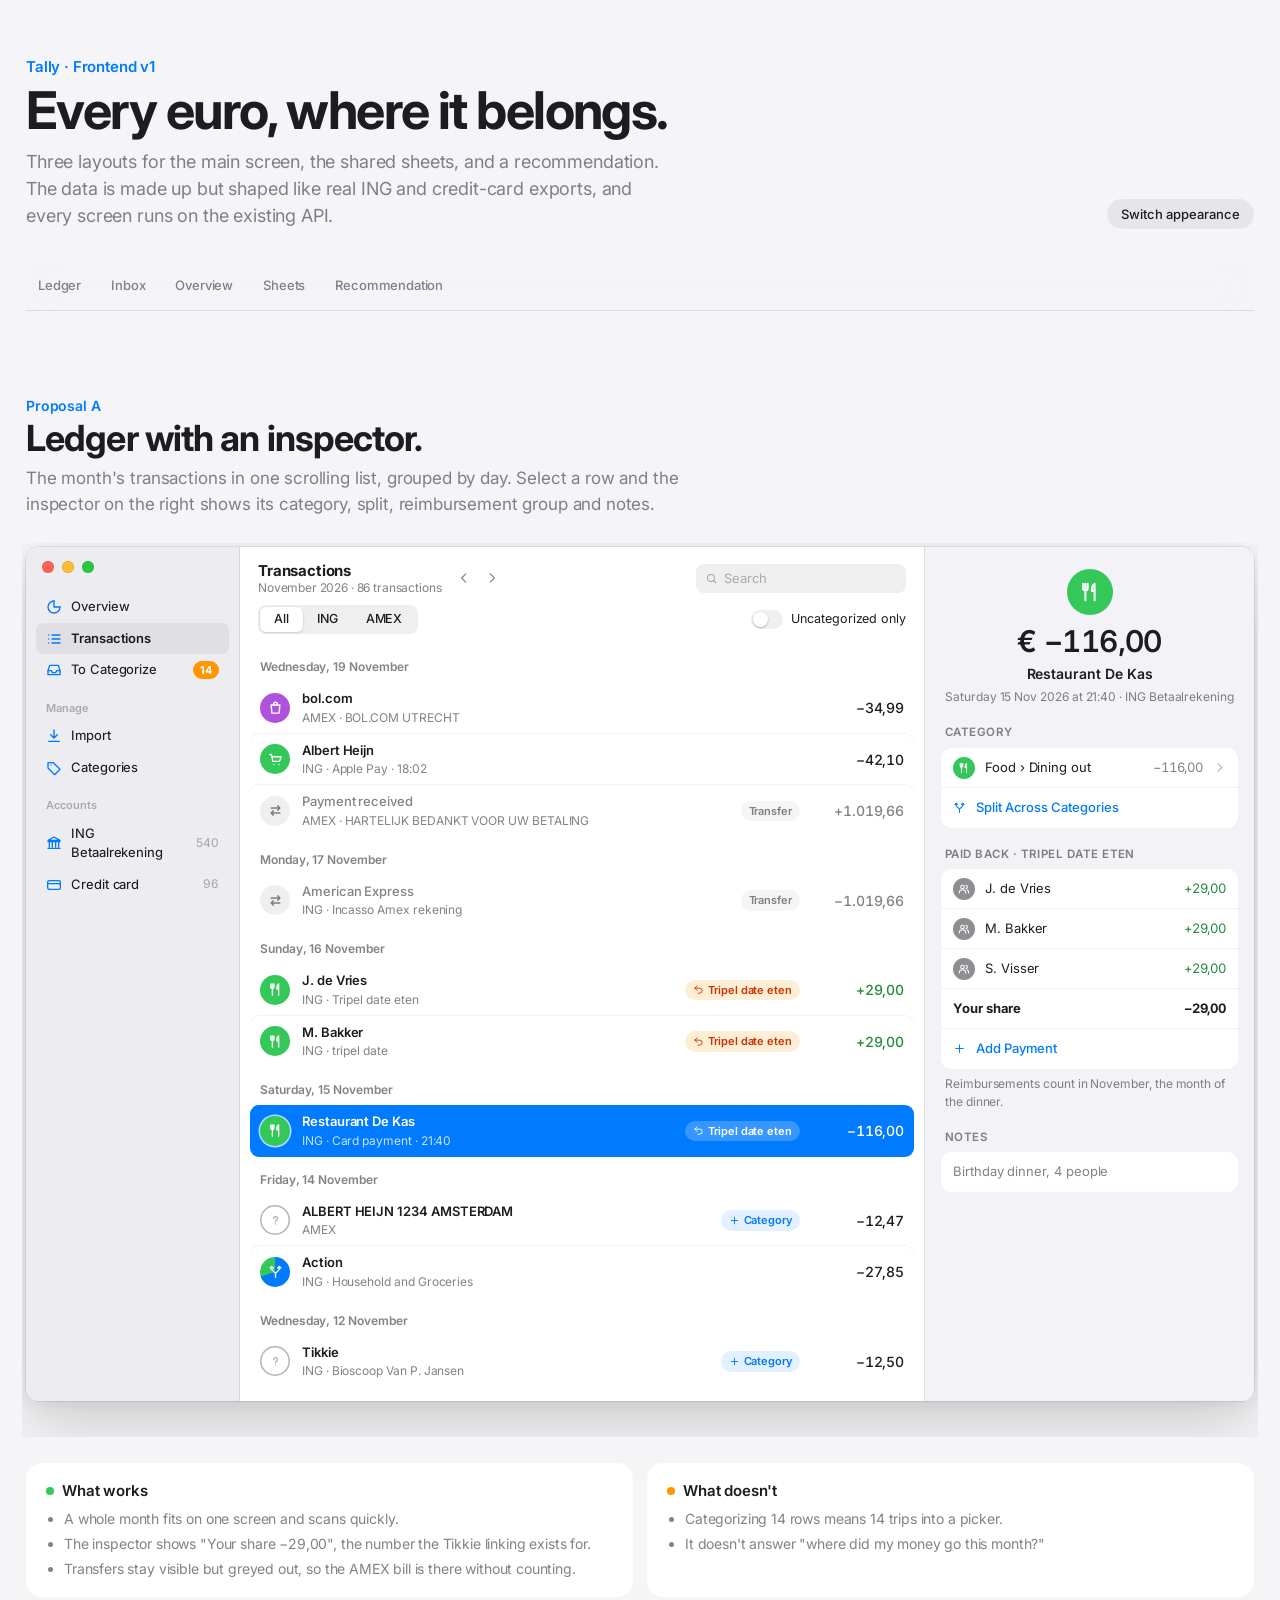
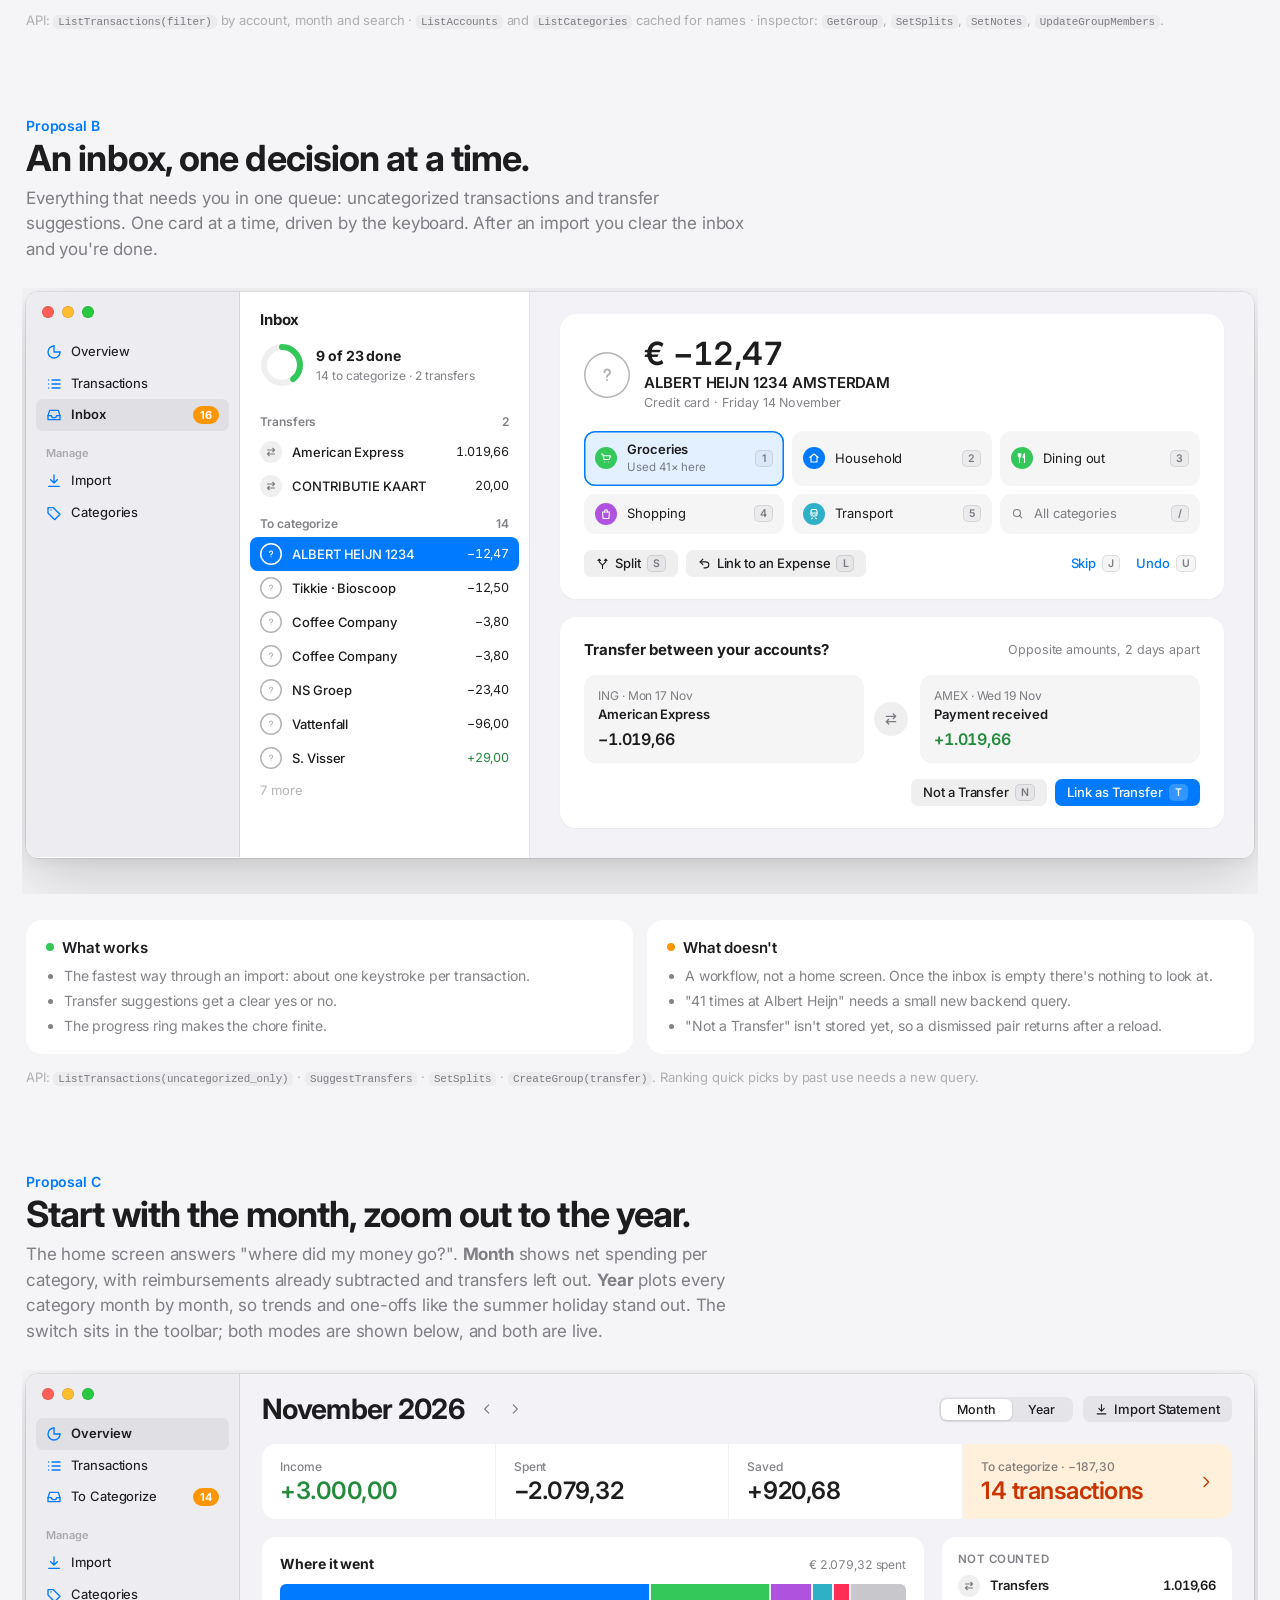
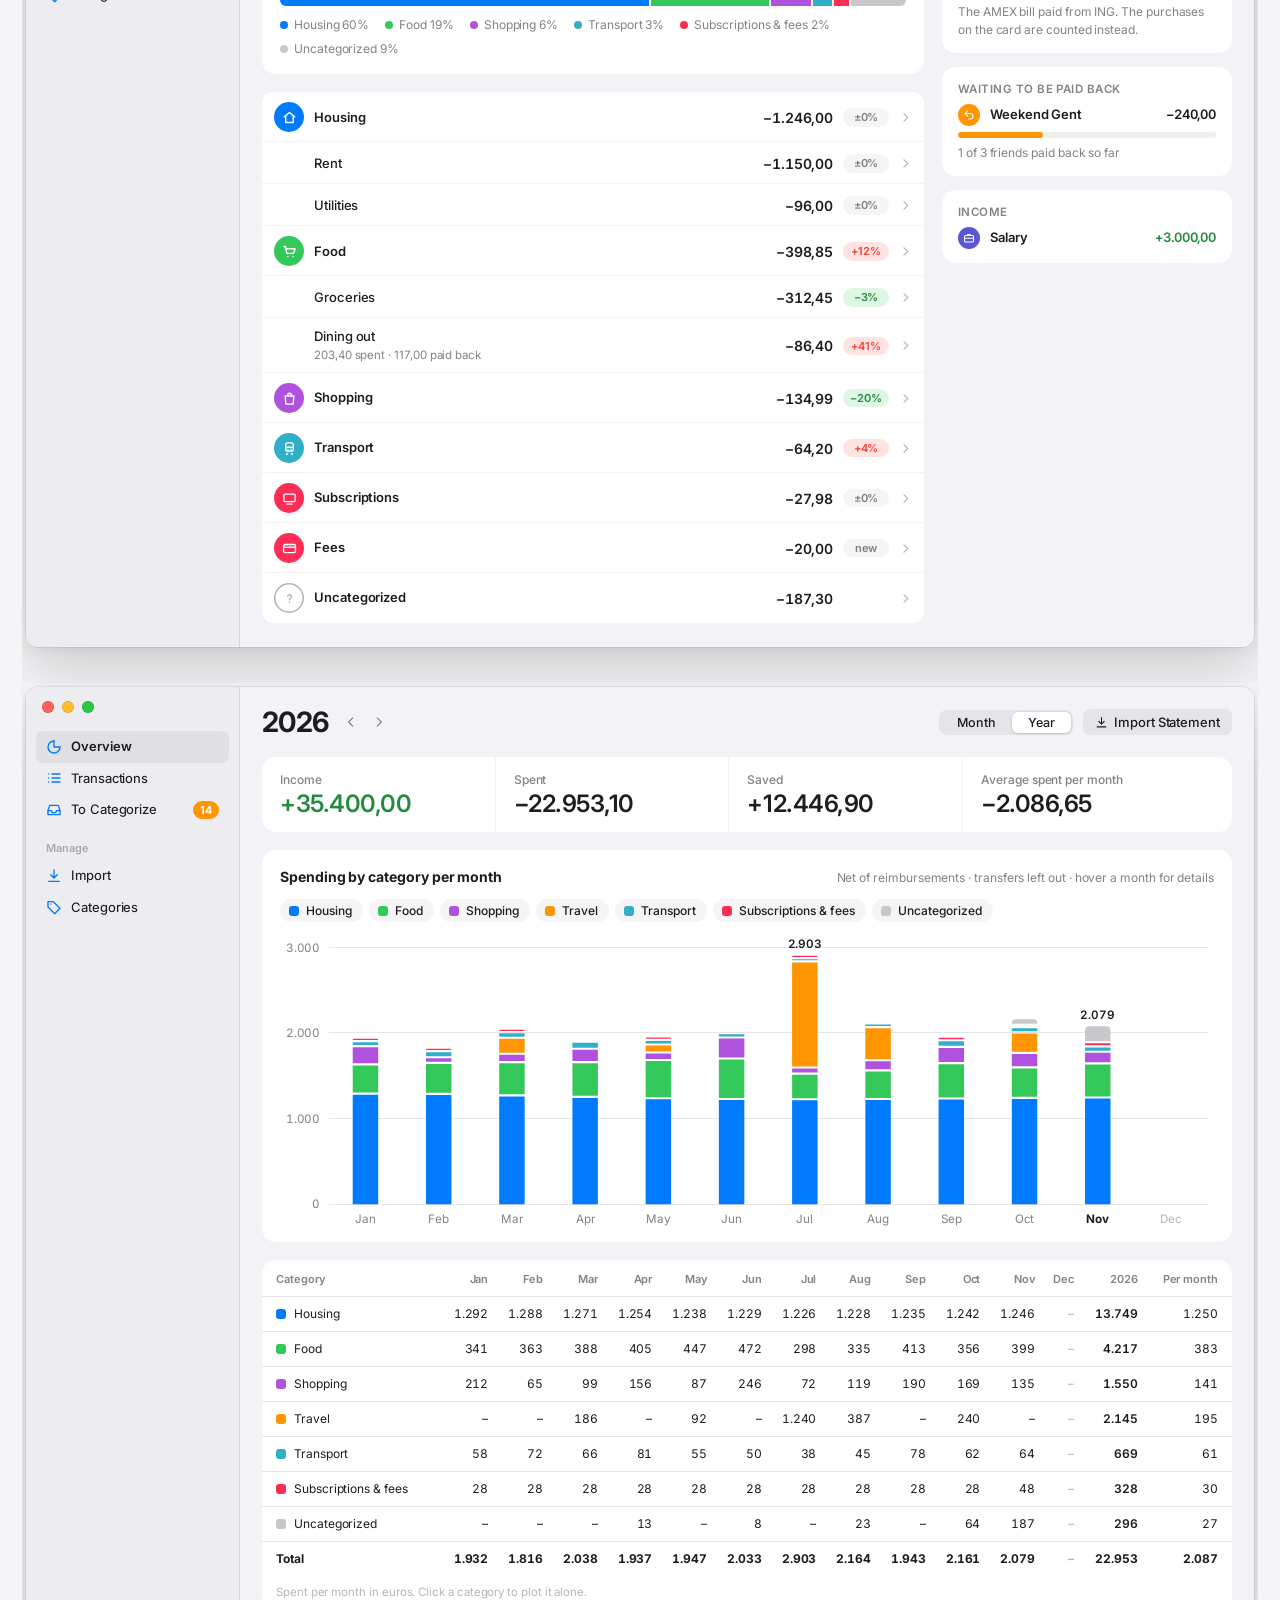
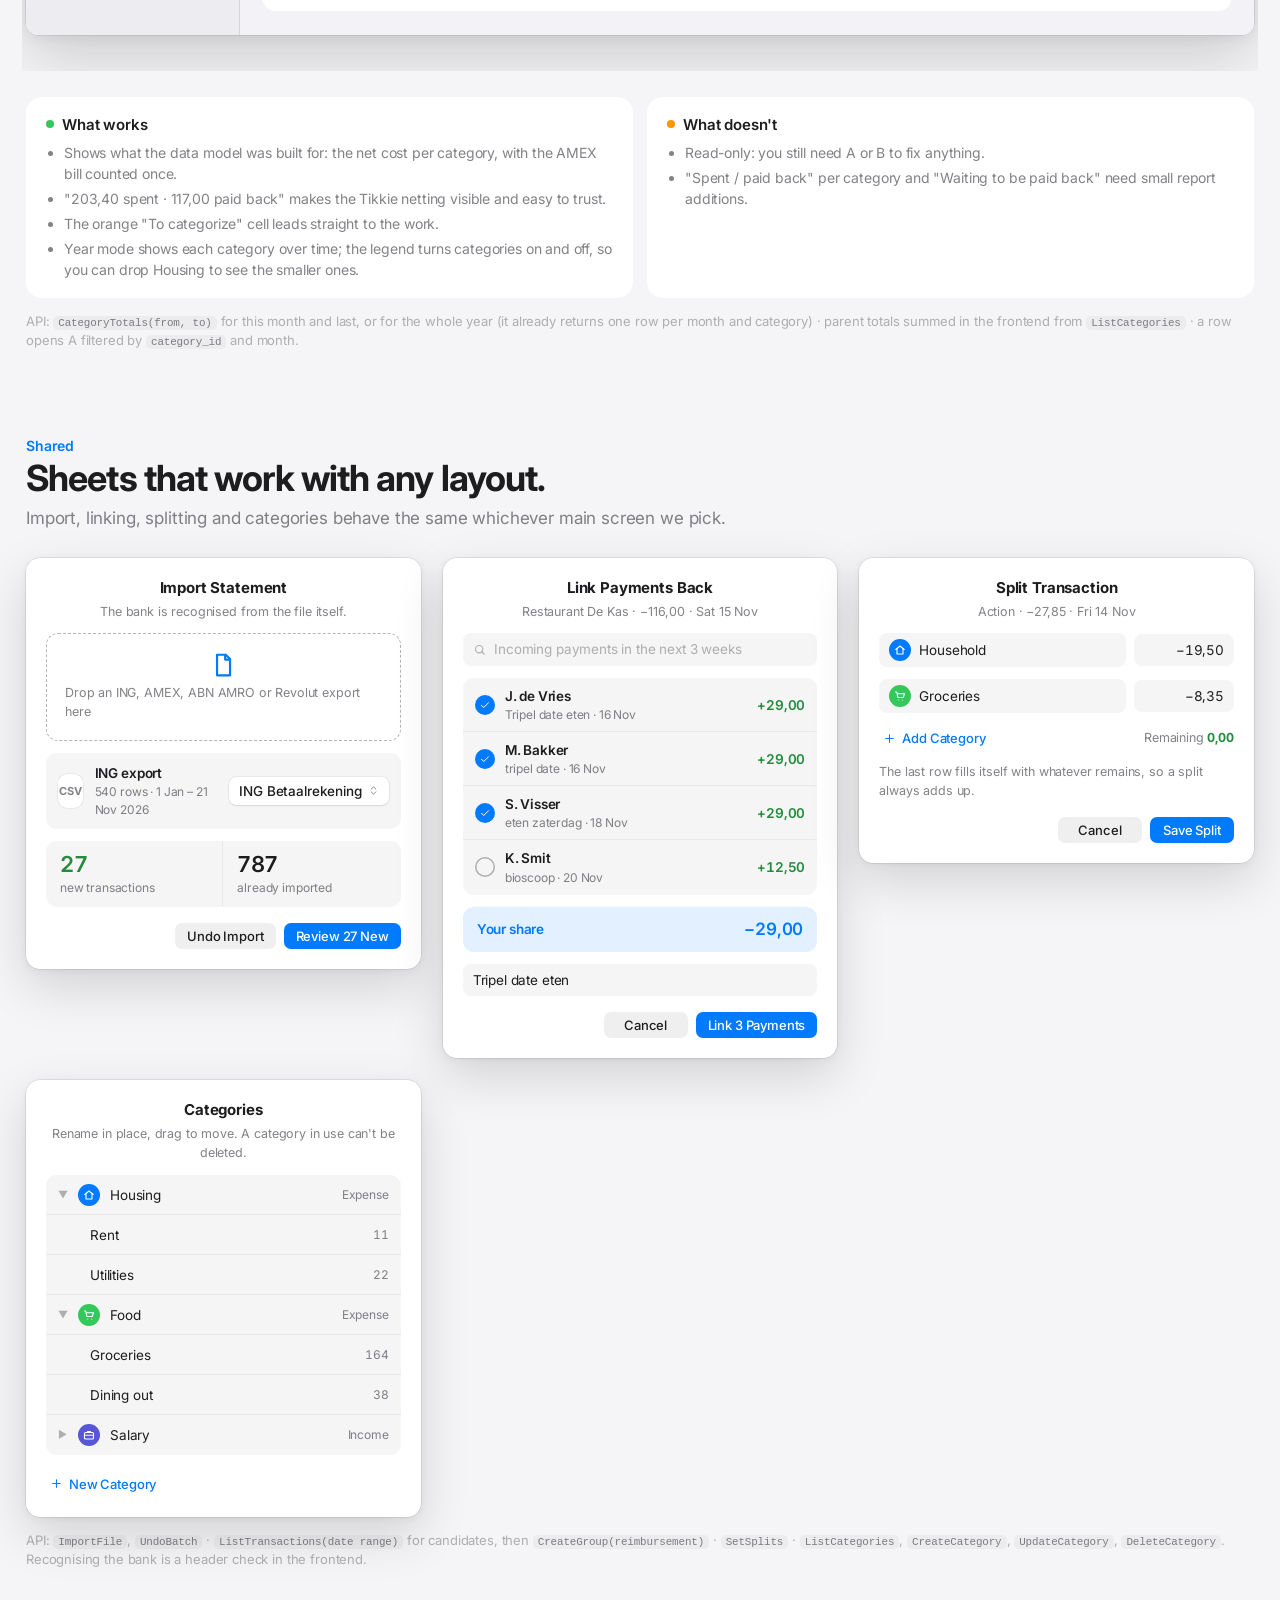
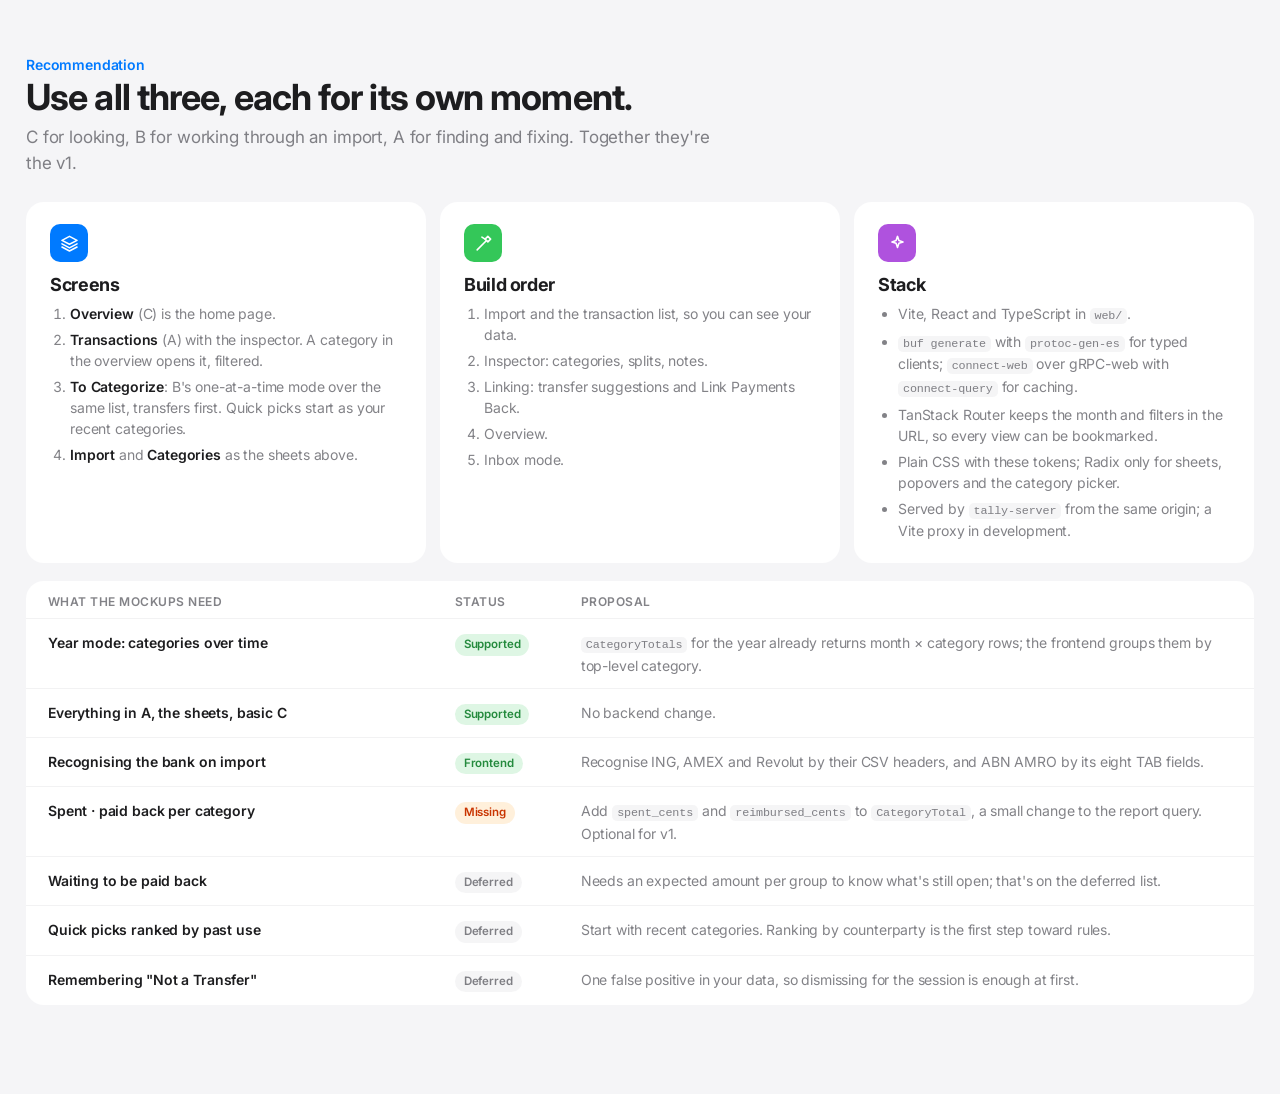
<file: docs/mockups/index.html>
<!doctype html>
<html lang="en">
<head>
<meta charset="utf-8">
<meta name="viewport" content="width=device-width, initial-scale=1, viewport-fit=cover">
<title>Tally Mockups</title>
<link rel="icon" href="data:,">
<link rel="preconnect" href="https://fonts.googleapis.com">
<link rel="stylesheet" href="https://fonts.googleapis.com/css2?family=Inter:wght@400;500;600;700&display=swap">
<style>
  /* Layout: a product page around macOS-style windows. Translucent sidebar, grouped inset lists,
     Apple system colors, SF Pro (Inter off Apple devices), rounded numerals for money. */
  :root {
    --bg: #f5f5f7; --surface: #ffffff; --grouped: #f2f2f7; --fill: rgba(120,120,128,.12); --fill-2: rgba(120,120,128,.07);
    --sep: rgba(60,60,67,.13); --label: #1d1d1f; --label-2: rgba(60,60,67,.64); --label-3: rgba(60,60,67,.38);
    --accent: #007aff; --accent-soft: rgba(0,122,255,.11); --on-accent: #ffffff;
    --pos: #248a3d; --warn: #c93400; --warn-soft: rgba(255,149,0,.14);
    --sidebar: rgba(232,232,237,.78); --window-edge: rgba(0,0,0,.14);
    --shadow-window: 0 24px 64px rgba(0,0,0,.16), 0 4px 14px rgba(0,0,0,.06);
    --shadow-sheet: 0 18px 50px rgba(0,0,0,.14), 0 2px 8px rgba(0,0,0,.05);
    --green: #34c759; --orange: #ff9500; --blue: #007aff; --purple: #af52de; --pink: #ff2d55; --teal: #30b0c7;
    --indigo: #5856d6; --yellow: #ffcc00; --gray: #8e8e93; --red: #ff3b30;
    --font-text: -apple-system, BlinkMacSystemFont, "SF Pro Text", "Inter", "Helvetica Neue", system-ui, sans-serif;
    --font-display: -apple-system, BlinkMacSystemFont, "SF Pro Display", "Inter", "Helvetica Neue", system-ui, sans-serif;
    --font-num: ui-rounded, "SF Pro Rounded", -apple-system, BlinkMacSystemFont, "Inter", system-ui, sans-serif;
    --font-mono: ui-monospace, "SF Mono", "JetBrains Mono", Menlo, monospace;
    /* Chart series, one per top-level category, fixed order. Validated (CVD, lightness, contrast) on #fff / #1c1c1e. */
    --s1: #007aff; --s2: #34c759; --s3: #af52de; --s4: #ff9500; --s5: #30b0c7; --s6: #ff2d55; --s0: #c7c7cc;
    --seg-on: #ffffff;
  }
  @media (prefers-color-scheme: dark) {
    :root:not([data-theme="light"]) {
      --bg: #000000; --surface: #1c1c1e; --grouped: #141415; --fill: rgba(120,120,128,.26); --fill-2: rgba(120,120,128,.14);
      --sep: rgba(84,84,88,.5); --label: #f5f5f7; --label-2: rgba(235,235,245,.62); --label-3: rgba(235,235,245,.32);
      --accent: #0a84ff; --accent-soft: rgba(10,132,255,.2); --on-accent: #ffffff;
      --pos: #30d158; --warn: #ff9f0a; --warn-soft: rgba(255,159,10,.18);
      --sidebar: rgba(44,44,46,.78); --window-edge: rgba(255,255,255,.12);
      --shadow-window: 0 24px 64px rgba(0,0,0,.6), 0 4px 14px rgba(0,0,0,.4);
      --shadow-sheet: 0 18px 50px rgba(0,0,0,.55), 0 2px 8px rgba(0,0,0,.3);
      --green: #30d158; --orange: #ff9f0a; --blue: #0a84ff; --purple: #bf5af2; --pink: #ff375f; --teal: #40c8e0;
      --indigo: #5e5ce6; --yellow: #ffd60a; --gray: #98989d; --red: #ff453a;
      --s1: #0a84ff; --s2: #21a446; --s3: #bf5af2; --s4: #d17300; --s5: #2b9fb5; --s6: #ff375f; --s0: #4a4a4e;
      --seg-on: #636366;
      color-scheme: dark;
    }
  }
  :root[data-theme="dark"] {
    --bg: #000000; --surface: #1c1c1e; --grouped: #141415; --fill: rgba(120,120,128,.26); --fill-2: rgba(120,120,128,.14);
    --sep: rgba(84,84,88,.5); --label: #f5f5f7; --label-2: rgba(235,235,245,.62); --label-3: rgba(235,235,245,.32);
    --accent: #0a84ff; --accent-soft: rgba(10,132,255,.2); --on-accent: #ffffff;
    --pos: #30d158; --warn: #ff9f0a; --warn-soft: rgba(255,159,10,.18);
    --sidebar: rgba(44,44,46,.78); --window-edge: rgba(255,255,255,.12);
    --shadow-window: 0 24px 64px rgba(0,0,0,.6), 0 4px 14px rgba(0,0,0,.4);
    --shadow-sheet: 0 18px 50px rgba(0,0,0,.55), 0 2px 8px rgba(0,0,0,.3);
    --green: #30d158; --orange: #ff9f0a; --blue: #0a84ff; --purple: #bf5af2; --pink: #ff375f; --teal: #40c8e0;
    --indigo: #5e5ce6; --yellow: #ffd60a; --gray: #98989d; --red: #ff453a;
    --s1: #0a84ff; --s2: #21a446; --s3: #bf5af2; --s4: #d17300; --s5: #2b9fb5; --s6: #ff375f; --s0: #4a4a4e;
    --seg-on: #636366;
    color-scheme: dark;
  }

  * { box-sizing: border-box; }
  html { scroll-behavior: smooth; -webkit-font-smoothing: antialiased; }
  body { margin: 0; background: var(--bg); color: var(--label); font: 15px/1.5 var(--font-text); letter-spacing: -0.01em; }
  svg.i { width: 1em; height: 1em; fill: none; stroke: currentColor; stroke-width: 2; stroke-linecap: round; stroke-linejoin: round; flex: none; }
  .num { font-family: var(--font-num); font-variant-numeric: tabular-nums; letter-spacing: -0.01em; }
  code { font-family: var(--font-mono); font-size: .84em; background: var(--fill-2); padding: 1px 5px; border-radius: 5px; }
  :focus-visible { outline: 3px solid var(--accent-soft); outline-offset: 2px; }

  /* ---------- page ---------- */
  .wrap { max-width: 1260px; margin: 0 auto; padding-block: 56px 96px;
    padding-left: max(16px, env(safe-area-inset-left, 0px)); padding-right: max(16px, env(safe-area-inset-right, 0px)); }
  .hero { display: flex; justify-content: space-between; align-items: flex-end; gap: 20px; flex-wrap: wrap; }
  .hero .eyebrow { color: var(--accent); font-weight: 600; font-size: 15px; }
  .hero h1 { font: 700 clamp(34px, 5vw, 52px)/1.06 var(--font-display); letter-spacing: -0.03em; margin: 4px 0 10px; text-wrap: balance; }
  .hero p { color: var(--label-2); font-size: 18px; max-width: 640px; margin: 0; text-wrap: pretty; }
  .pill-btn { display: inline-flex; align-items: center; gap: 6px; border: 0; border-radius: 99px; padding: 7px 14px; font: 500 13px var(--font-text);
    background: var(--fill); color: var(--label); cursor: pointer; }
  .subnav { position: sticky; top: env(safe-area-inset-top, 0px); z-index: 20; margin: 32px 0 0; padding: 10px 0;
    background: color-mix(in srgb, var(--bg) 82%, transparent); backdrop-filter: saturate(180%) blur(20px); -webkit-backdrop-filter: saturate(180%) blur(20px);
    border-bottom: 1px solid var(--sep); display: flex; gap: 6px; flex-wrap: wrap; }
  .subnav a { color: var(--label-2); text-decoration: none; font-size: 13px; font-weight: 500; padding: 5px 12px; border-radius: 99px; }
  .subnav a:hover { background: var(--fill-2); color: var(--label); }
  section.prop { margin-top: 84px; scroll-margin-top: 70px; }
  .prop .eyebrow { color: var(--accent); font-weight: 600; font-size: 14px; }
  .prop h2 { font: 700 clamp(26px, 3.4vw, 36px)/1.12 var(--font-display); letter-spacing: -0.025em; margin: 2px 0 8px; text-wrap: balance; }
  .prop .lede { color: var(--label-2); font-size: 17px; max-width: 720px; margin: 0 0 26px; text-wrap: pretty; }
  .verdict { display: grid; grid-template-columns: repeat(auto-fit, minmax(min(100%, 320px), 1fr)); gap: 14px; margin-top: 26px; }
  .vcard { background: var(--surface); border-radius: 16px; padding: 18px 20px; }
  .vcard h3 { display: flex; align-items: center; gap: 8px; margin: 0 0 8px; font: 600 15px var(--font-text); }
  .vcard h3 i { width: 8px; height: 8px; border-radius: 50%; background: var(--green); }
  .vcard.con h3 i { background: var(--orange); }
  .vcard ul { margin: 0; padding-left: 18px; color: var(--label-2); font-size: 14px; }
  .vcard li + li { margin-top: 4px; }
  .api { color: var(--label-3); font-size: 13px; margin-top: 14px; }
  .api code { color: var(--label-2); }

  /* ---------- macOS window ---------- */
  .stage { overflow-x: auto; padding: 4px 4px 36px; margin: 0 -4px; }
  .window { min-width: 1160px; border-radius: 12px; overflow: hidden; background: var(--surface); box-shadow: var(--shadow-window), 0 0 0 .5px var(--window-edge);
    display: grid; grid-template-columns: 214px 1fr; font-size: 13px; letter-spacing: -0.005em; }
  .window.inspect { grid-template-columns: 214px 1fr 330px; }
  .sb { background: var(--sidebar); backdrop-filter: blur(30px) saturate(180%); -webkit-backdrop-filter: blur(30px) saturate(180%);
    border-right: .5px solid var(--sep); padding: 14px 10px 18px; }
  .lights { display: flex; gap: 8px; padding: 0 6px 18px; }
  .lights i { width: 12px; height: 12px; border-radius: 50%; background: #ff5f57; box-shadow: inset 0 0 0 .5px rgba(0,0,0,.18); }
  .lights i:nth-child(2) { background: #febc2e; } .lights i:nth-child(3) { background: #28c840; }
  .sb .h { font-size: 11px; font-weight: 600; color: var(--label-3); padding: 14px 10px 4px; }
  .sb a { display: flex; align-items: center; gap: 9px; padding: 6px 10px; border-radius: 7px; color: var(--label); text-decoration: none; font-weight: 450; }
  .sb a svg { color: var(--accent); font-size: 16px; }
  .sb a.on { background: var(--fill); font-weight: 600; }
  .sb a .count { margin-left: auto; color: var(--label-3); font-size: 12px; }
  .sb a .attn { margin-left: auto; background: var(--orange); color: #fff; font-size: 11px; font-weight: 700; padding: 0 7px; border-radius: 99px; line-height: 18px; }
  .content { min-width: 0; display: flex; flex-direction: column; }
  .toolbar { display: flex; align-items: center; gap: 10px; padding: 14px 18px 10px; flex-wrap: wrap; }
  .toolbar .title { font: 700 15px var(--font-text); letter-spacing: -0.01em; }
  .toolbar .title small { display: block; font-weight: 400; font-size: 12px; color: var(--label-2); }
  .spacer { flex: 1; }
  .stepper { display: inline-flex; align-items: center; gap: 2px; }
  .stepper span { display: grid; place-items: center; width: 26px; height: 26px; border-radius: 7px; color: var(--label-2); font-size: 14px; }
  .stepper span:hover { background: var(--fill-2); }
  .seg { display: inline-flex; background: var(--fill); border-radius: 8px; padding: 2px; }
  .seg span { padding: 3px 14px; border-radius: 6px; font-weight: 500; font-size: 12.5px; color: var(--label); }
  .seg span.on, .seg button.on { background: var(--seg-on); box-shadow: 0 1px 3px rgba(0,0,0,.12), 0 0 0 .5px rgba(0,0,0,.04); }
  .search { display: flex; align-items: center; gap: 6px; background: var(--fill); border-radius: 8px; padding: 5px 9px; color: var(--label-3); width: 210px; }
  .toggle { display: inline-flex; align-items: center; gap: 8px; color: var(--label); font-size: 12.5px; }
  .switch { width: 32px; height: 19px; border-radius: 99px; background: var(--fill); position: relative; }
  .switch::after { content: ""; position: absolute; top: 2px; left: 2px; width: 15px; height: 15px; border-radius: 50%; background: #fff; box-shadow: 0 1px 2px rgba(0,0,0,.25); }
  .switch.on { background: var(--green); } .switch.on::after { left: 15px; }
  .btn { display: inline-flex; align-items: center; justify-content: center; gap: 6px; border-radius: 7px; padding: 5px 12px; font: 500 13px var(--font-text);
    background: var(--fill); color: var(--label); white-space: nowrap; }
  .btn.primary { background: var(--accent); color: var(--on-accent); }
  .btn.plain { background: transparent; color: var(--accent); padding-inline: 4px; }
  .kbd { font: 600 10.5px var(--font-text); color: var(--label-2); background: var(--fill-2); border: .5px solid var(--sep); border-radius: 5px; padding: 1px 5px; min-width: 18px; text-align: center; }

  /* category icons */
  .ci { width: 30px; height: 30px; border-radius: 50%; display: grid; place-items: center; background: var(--cc); color: #fff; font-size: 15px; flex: none; }
  .ci.sm { width: 22px; height: 22px; font-size: 12px; }
  .ci.lg { width: 46px; height: 46px; font-size: 22px; }
  .ci svg { stroke-width: 2.2; }
  .ci.none { background: transparent; color: var(--label-3); box-shadow: inset 0 0 0 1.5px var(--label-3); }
  .ci.xfer { background: var(--fill); color: var(--label-2); }
  .ci.multi { background: conic-gradient(var(--blue) 0 70%, var(--green) 70% 100%); }

  /* transaction list */
  .list { padding: 0 10px 14px; }
  .day { font-size: 12px; font-weight: 600; color: var(--label-2); padding: 14px 10px 6px; }
  .tx { display: grid; grid-template-columns: 30px minmax(0, 1fr) auto 92px; align-items: center; gap: 12px; padding: 7px 10px; border-radius: 9px; }
  .tx + .tx { box-shadow: 0 -.5px 0 var(--sep); }
  .tx .nm { font-weight: 600; white-space: nowrap; overflow: hidden; text-overflow: ellipsis; }
  .tx .sub { color: var(--label-2); font-size: 12px; white-space: nowrap; overflow: hidden; text-overflow: ellipsis; }
  .tx .amt { text-align: right; font-size: 14px; font-weight: 500; }
  .tx .amt.in { color: var(--pos); }
  .tx.dim .nm, .tx.dim .amt { color: var(--label-2); font-weight: 500; }
  .tag { font-size: 11px; font-weight: 600; padding: 2px 8px; border-radius: 99px; white-space: nowrap; display: inline-flex; align-items: center; gap: 4px; }
  .tag.link { background: color-mix(in srgb, var(--orange) 16%, transparent); color: var(--warn); }
  .tag.xfer { background: var(--fill-2); color: var(--label-2); }
  .tag.add { background: var(--accent-soft); color: var(--accent); }
  .tx.sel { background: var(--accent); box-shadow: none; }
  .tx.sel + .tx { box-shadow: none; }
  .tx.sel .nm, .tx.sel .amt { color: #fff; }
  .tx.sel .sub { color: rgba(255,255,255,.78); }
  .tx.sel .tag { background: rgba(255,255,255,.22); color: #fff; }
  .tx.sel .ci { box-shadow: 0 0 0 1.5px rgba(255,255,255,.7); }

  /* inspector */
  .insp { background: var(--grouped); border-left: .5px solid var(--sep); padding: 18px 16px; display: flex; flex-direction: column; gap: 18px; }
  .insp-head { display: flex; flex-direction: column; align-items: center; text-align: center; gap: 4px; padding-top: 4px; }
  .insp-head .big { font: 600 30px var(--font-num); letter-spacing: -0.02em; font-variant-numeric: tabular-nums; margin-top: 4px; }
  .insp-head .nm { font-weight: 600; font-size: 14px; }
  .insp-head .meta { color: var(--label-2); font-size: 12px; }
  .glabel { font-size: 11.5px; font-weight: 600; color: var(--label-2); text-transform: uppercase; letter-spacing: .04em; margin: 0 4px 6px; }
  .group { background: var(--surface); border-radius: 11px; overflow: hidden; }
  .grow { display: flex; align-items: center; gap: 10px; padding: 9px 12px; min-height: 40px; }
  .grow + .grow { box-shadow: 0 -.5px 0 var(--sep); }
  .grow .v { margin-left: auto; color: var(--label-2); }
  .grow .chev { color: var(--label-3); font-size: 13px; }
  .grow.action { color: var(--accent); font-weight: 500; }
  .grow.total { font-weight: 700; }
  .grow.total .v { color: var(--label); }
  .gfoot { font-size: 12px; color: var(--label-2); margin: 6px 4px 0; }
  .notes { color: var(--label-2); }

  /* inbox */
  .inbox { display: grid; grid-template-columns: 290px minmax(0, 1fr); flex: 1; }
  .queue { border-right: .5px solid var(--sep); padding: 4px 10px 16px; }
  .ring-row { display: flex; align-items: center; gap: 12px; padding: 4px 10px 14px; }
  .ring-row b { display: block; font-size: 14px; }
  .ring-row span { color: var(--label-2); font-size: 12px; }
  .qh { font-size: 12px; font-weight: 600; color: var(--label-2); padding: 12px 10px 4px; display: flex; justify-content: space-between; }
  .qi { display: flex; align-items: center; gap: 10px; padding: 6px 10px; border-radius: 8px; }
  .qi .nm { flex: 1; min-width: 0; white-space: nowrap; overflow: hidden; text-overflow: ellipsis; font-weight: 500; }
  .qi.on { background: var(--accent); color: #fff; }
  .qi .amt { font-size: 12.5px; }
  .qi .amt.in { color: var(--pos); }
  .stage-inner { padding: 22px 30px 30px; display: flex; flex-direction: column; gap: 18px; background: var(--grouped); flex: 1; }
  .card { background: var(--surface); border-radius: 16px; padding: 22px 24px; box-shadow: 0 1px 2px rgba(0,0,0,.04); }
  .card .head { display: flex; align-items: center; gap: 14px; }
  .card .big { font: 600 32px var(--font-num); letter-spacing: -0.02em; font-variant-numeric: tabular-nums; line-height: 1.1; }
  .card .meta { color: var(--label-2); font-size: 12.5px; }
  .picks { display: grid; grid-template-columns: repeat(3, 1fr); gap: 8px; margin-top: 18px; }
  .pick { display: flex; align-items: center; gap: 10px; padding: 9px 11px; border-radius: 11px; background: var(--fill-2); }
  .pick .kbd { margin-left: auto; }
  .pick.top { background: var(--accent-soft); box-shadow: inset 0 0 0 1.5px var(--accent); }
  .pick .hint { color: var(--label-2); font-size: 11.5px; }
  .actions { display: flex; gap: 8px; flex-wrap: wrap; margin-top: 16px; align-items: center; }
  .pair { display: grid; grid-template-columns: minmax(0, 1fr) 36px minmax(0, 1fr); gap: 10px; align-items: center; margin-top: 14px; }
  .side { background: var(--fill-2); border-radius: 12px; padding: 12px 14px; min-width: 0; }
  .side .nm { font-weight: 600; white-space: nowrap; overflow: hidden; text-overflow: ellipsis; }
  .side .meta { font-size: 12px; color: var(--label-2); }
  .side .amt { font-size: 16px; font-weight: 600; margin-top: 2px; }
  .swap { display: grid; place-items: center; width: 34px; height: 34px; border-radius: 50%; background: var(--fill); color: var(--label-2); font-size: 16px; }

  /* overview */
  .ov { padding: 4px 22px 24px; display: flex; flex-direction: column; gap: 18px; background: var(--grouped); flex: 1; }
  .ov-title { display: flex; align-items: center; gap: 10px; padding-top: 14px; }
  .ov-title h4 { margin: 0; font: 700 28px var(--font-display); letter-spacing: -0.025em; }
  .summary { display: grid; grid-template-columns: repeat(3, 1fr) 1.15fr; background: var(--surface); border-radius: 14px; overflow: hidden; }
  .summary > div { padding: 14px 18px; }
  .summary > div + div { box-shadow: -.5px 0 0 var(--sep); }
  .summary .l { color: var(--label-2); font-size: 12px; font-weight: 500; }
  .summary .v { font: 600 24px var(--font-num); letter-spacing: -0.02em; font-variant-numeric: tabular-nums; }
  .summary .todo { background: var(--warn-soft); display: flex; align-items: center; gap: 12px; }
  .summary .todo .v { color: var(--warn); }
  .summary .todo .chev { margin-left: auto; color: var(--warn); font-size: 16px; }
  .ov-grid { display: grid; grid-template-columns: minmax(0, 1fr) 290px; gap: 18px; }
  .storage { background: var(--surface); border-radius: 14px; padding: 16px 18px; }
  .storage .row1 { display: flex; justify-content: space-between; align-items: baseline; margin-bottom: 10px; }
  .storage .row1 b { font-size: 14px; }
  .storage .row1 span { color: var(--label-2); font-size: 12px; }
  .sbar { display: flex; height: 22px; border-radius: 6px; overflow: hidden; gap: 2px; background: var(--fill-2); }
  .sbar i { background: var(--cc); display: block; min-width: 3px; }
  .legend { display: flex; flex-wrap: wrap; gap: 6px 16px; margin-top: 10px; font-size: 12px; color: var(--label-2); }
  .legend span { display: inline-flex; align-items: center; gap: 6px; }
  .legend span::before { content: ""; width: 8px; height: 8px; border-radius: 50%; background: var(--cc); }
  .cat-list .grow { min-height: 50px; }
  .cat-list .grow.child { padding-left: 52px; min-height: 42px; }
  .cat-list .nm { font-weight: 600; }
  .cat-list .child .nm { font-weight: 500; }
  .cat-list .note { font-size: 11.5px; color: var(--label-2); }
  .cat-list .amt { margin-left: auto; font-size: 14px; font-weight: 600; text-align: right; }
  .delta { font-size: 11px; font-weight: 600; padding: 1px 7px; border-radius: 99px; background: var(--fill-2); color: var(--label-2); min-width: 46px; text-align: center; }
  .delta.up { background: color-mix(in srgb, var(--red) 14%, transparent); color: var(--red); }
  .delta.down { background: color-mix(in srgb, var(--green) 16%, transparent); color: var(--pos); }
  .aside-card { background: var(--surface); border-radius: 14px; padding: 14px 16px; display: flex; flex-direction: column; gap: 6px; }
  .aside-card .glabel { margin: 0; }
  .aside-card .line { display: flex; align-items: center; gap: 10px; font-weight: 600; }
  .aside-card .line .amt { margin-left: auto; }
  .aside-card p { margin: 0; color: var(--label-2); font-size: 12px; }
  .meter { height: 6px; border-radius: 99px; background: var(--fill); overflow: hidden; }
  .meter i { display: block; height: 100%; width: 33%; background: var(--orange); border-radius: 99px; }

  /* sheets */
  .sheets { display: grid; grid-template-columns: repeat(auto-fit, minmax(min(100%, 360px), 1fr)); gap: 22px; align-items: start; }
  .sheet { background: var(--surface); border-radius: 14px; box-shadow: var(--shadow-sheet), 0 0 0 .5px var(--window-edge); padding: 20px; font-size: 13.5px;
    display: flex; flex-direction: column; gap: 12px; min-width: 0; }
  .sheet h3 { margin: 0; text-align: center; font: 700 15px var(--font-text); }
  .sheet .sub { margin: -6px 0 0; text-align: center; color: var(--label-2); font-size: 12.5px; }
  .sheet .foot { display: flex; gap: 8px; justify-content: flex-end; margin-top: 4px; }
  .sheet .foot .btn { min-width: 84px; }
  .drop { border-radius: 12px; border: 1.5px dashed var(--label-3); padding: 18px; display: flex; flex-direction: column; align-items: center; gap: 6px; color: var(--label-2); font-size: 12.5px; }
  .drop svg { font-size: 26px; color: var(--accent); }
  .file { display: flex; align-items: center; gap: 12px; background: var(--fill-2); border-radius: 11px; padding: 10px 12px; }
  .file .badge { width: 34px; height: 34px; border-radius: 9px; background: var(--surface); display: grid; place-items: center; font-weight: 700; font-size: 11px; color: var(--label-2);
    box-shadow: 0 0 0 .5px var(--sep); }
  .file .meta { color: var(--label-2); font-size: 12px; }
  .popup { margin-left: auto; display: inline-flex; align-items: center; gap: 6px; background: var(--surface); border-radius: 7px; padding: 4px 10px; box-shadow: 0 0 0 .5px var(--sep), 0 1px 2px rgba(0,0,0,.08); font-weight: 500; white-space: nowrap; }
  .popup svg { color: var(--label-2); font-size: 11px; }
  .stats { display: grid; grid-template-columns: 1fr 1fr; background: var(--fill-2); border-radius: 11px; overflow: hidden; }
  .stats div { padding: 10px 14px; }
  .stats div + div { box-shadow: -.5px 0 0 var(--sep); }
  .stats b { display: block; font: 600 22px var(--font-num); font-variant-numeric: tabular-nums; letter-spacing: -0.02em; }
  .stats b.pos { color: var(--pos); }
  .stats span { font-size: 12px; color: var(--label-2); }
  .field { display: flex; align-items: center; gap: 8px; background: var(--fill-2); border-radius: 8px; padding: 6px 10px; color: var(--label); min-width: 0; }
  .field.ph { color: var(--label-3); }
  .field.money { justify-content: flex-end; width: 100px; flex: none; font-family: var(--font-num); font-variant-numeric: tabular-nums; }
  .cands { background: var(--fill-2); border-radius: 11px; overflow: hidden; }
  .cand { display: flex; align-items: center; gap: 10px; padding: 8px 12px; }
  .cand + .cand { box-shadow: 0 -.5px 0 var(--sep); }
  .cand .nm { font-weight: 600; }
  .cand .meta { font-size: 12px; color: var(--label-2); }
  .cand .amt { margin-left: auto; color: var(--pos); font-weight: 600; }
  .check { width: 20px; height: 20px; border-radius: 50%; flex: none; display: grid; place-items: center; box-shadow: inset 0 0 0 1.5px var(--label-3); color: transparent; font-size: 12px; }
  .check.on { background: var(--accent); box-shadow: none; color: #fff; }
  .net { display: flex; justify-content: space-between; align-items: center; background: var(--accent-soft); color: var(--accent); border-radius: 11px; padding: 10px 14px; font-weight: 600; }
  .net .num { font-size: 17px; }
  .srow { display: flex; align-items: center; gap: 8px; }
  .remaining { display: flex; justify-content: space-between; align-items: center; color: var(--label-2); font-size: 12.5px; }
  .remaining b { color: var(--pos); }
  .tree .grow { background: var(--fill-2); }
  .tree { border-radius: 11px; overflow: hidden; }
  .tree .grow.child { padding-left: 44px; }
  .tree .grow .v { font-size: 12px; }
  .disc { color: var(--label-3); font-size: 10px; width: 10px; }

  /* recommendation */
  .recs { display: grid; grid-template-columns: repeat(auto-fit, minmax(min(100%, 330px), 1fr)); gap: 14px; }
  .rcard { background: var(--surface); border-radius: 18px; padding: 22px 24px; }
  .rcard .ic { width: 38px; height: 38px; border-radius: 10px; display: grid; place-items: center; color: #fff; background: var(--cc); font-size: 19px; margin-bottom: 12px; }
  .rcard h3 { margin: 0 0 8px; font: 700 18px var(--font-display); letter-spacing: -0.02em; }
  .rcard ol, .rcard ul { margin: 0; padding-left: 20px; color: var(--label-2); font-size: 14px; }
  .rcard li + li { margin-top: 5px; }
  .rcard b { color: var(--label); font-weight: 600; }
  .needs { margin-top: 18px; background: var(--surface); border-radius: 18px; overflow: hidden; }
  .needs .nrow { display: grid; grid-template-columns: minmax(0, 1.2fr) 110px minmax(0, 2fr); gap: 16px; padding: 13px 22px; align-items: baseline; font-size: 14px; }
  .needs .nrow + .nrow { box-shadow: 0 -.5px 0 var(--sep); }
  .needs .nrow.hd { font-size: 12px; font-weight: 600; color: var(--label-2); text-transform: uppercase; letter-spacing: .04em; padding-block: 12px 8px; }
  .needs .nrow > :first-child { font-weight: 600; }
  .needs .nrow > :last-child { color: var(--label-2); }
  .status { font-size: 11.5px; font-weight: 600; padding: 2px 9px; border-radius: 99px; justify-self: start; white-space: nowrap; }
  .status.ok { background: color-mix(in srgb, var(--green) 16%, transparent); color: var(--pos); }
  .status.miss { background: var(--warn-soft); color: var(--warn); }
  .status.later { background: var(--fill-2); color: var(--label-2); }
  @media (max-width: 720px) {
    .needs .nrow { grid-template-columns: 1fr; gap: 4px; }
    .needs .nrow.hd { display: none; }
  }
  /* overview modes */
  .seg button { border: 0; background: transparent; font: 500 12.5px var(--font-text); color: var(--label); padding: 3px 16px; border-radius: 6px; cursor: pointer; }
  .ov[data-mode="month"] .ov-year, .ov[data-mode="month"] .h-year,
  .ov[data-mode="year"] .ov-month, .ov[data-mode="year"] .h-month { display: none; }
  .ov-month, .ov-year { display: flex; flex-direction: column; gap: 18px; }
  .summary .v { font-variant-numeric: normal; }
  .chart-card { background: var(--surface); border-radius: 14px; padding: 16px 18px 10px; }
  .chart-head { display: flex; justify-content: space-between; align-items: baseline; gap: 12px; flex-wrap: wrap; }
  .chart-head b { font-size: 14px; }
  .chart-head span { color: var(--label-2); font-size: 12px; }
  .ltoggles { display: flex; flex-wrap: wrap; gap: 6px; margin: 12px 0 2px; }
  .ltoggles button { display: inline-flex; align-items: center; gap: 7px; border: 0; border-radius: 99px; padding: 4px 11px 4px 9px; cursor: pointer;
    background: var(--fill-2); color: var(--label); font: 500 12px var(--font-text); }
  .ltoggles button i { width: 10px; height: 10px; border-radius: 3px; background: var(--k); }
  .ltoggles button[aria-pressed="false"] { background: transparent; color: var(--label-3); box-shadow: inset 0 0 0 1px var(--sep); }
  .ltoggles button[aria-pressed="false"] i { background: transparent; box-shadow: inset 0 0 0 1.5px var(--k); }
  .ltoggles button.reset { background: transparent; color: var(--accent); box-shadow: none; }
  .chart-wrap { position: relative; }
  .ychart { display: block; width: 100%; height: auto; }
  .ychart text { font: 11px var(--font-text); fill: var(--label-2); font-variant-numeric: tabular-nums; }
  .ychart .grid { stroke: var(--sep); stroke-width: 1; shape-rendering: crispEdges; }
  .ychart .cap { font-weight: 600; fill: var(--label); }
  .ychart .mlabel.now { font-weight: 700; fill: var(--label); }
  .ychart .mlabel.future { fill: var(--label-3); }
  .ychart .col { transition: opacity .15s; }
  .ychart.focus .col:not(.hl) { opacity: .32; }
  .ychart .hit { fill: transparent; cursor: pointer; outline: none; }
  .ychart .hit:focus-visible { stroke: var(--accent); stroke-width: 2; }
  .tip { position: absolute; top: 6px; pointer-events: none; background: var(--surface); border-radius: 10px; padding: 10px 12px; font-size: 12px; min-width: 200px;
    box-shadow: var(--shadow-sheet), 0 0 0 .5px var(--window-edge); z-index: 3; }
  .tip .t { display: flex; justify-content: space-between; gap: 16px; font-weight: 600; margin-bottom: 6px; }
  .tip .t b { font-family: var(--font-num); font-variant-numeric: tabular-nums; }
  .tip .r { display: grid; grid-template-columns: 12px 64px 1fr; gap: 8px; align-items: center; padding: 1px 0; }
  .tip .r i { width: 12px; height: 2px; border-radius: 1px; background: var(--k); }
  .tip .r b { font-family: var(--font-num); font-variant-numeric: tabular-nums; font-weight: 600; text-align: right; }
  .tip .r span { color: var(--label-2); }
  .ytable-wrap { background: var(--surface); border-radius: 14px; overflow-x: auto; }
  table.ytable { border-collapse: collapse; width: 100%; font-size: 12px; font-variant-numeric: tabular-nums; }
  .ytable th, .ytable td { padding: 8px 6px; text-align: right; white-space: nowrap; }
  .ytable th { font-weight: 600; color: var(--label-2); font-size: 11px; padding-top: 11px; }
  .ytable th:first-child, .ytable td:first-child { text-align: left; padding-left: 14px; }
  .ytable th:last-child, .ytable td:last-child { padding-right: 14px; }
  .ytable tbody td, .ytable tfoot td { border-top: .5px solid var(--sep); }
  .ytable tbody tr { cursor: pointer; }
  .ytable tbody tr:hover td { background: var(--fill-2); }
  .ytable tr.off td { color: var(--label-3); }
  .ytable .key { display: inline-block; width: 10px; height: 10px; border-radius: 3px; background: var(--k); margin-right: 8px; vertical-align: -1px; }
  .ytable tr.off .key { background: transparent; box-shadow: inset 0 0 0 1.5px var(--k); }
  .ytable .sum { font-weight: 600; }
  .ytable tfoot td { font-weight: 700; }
  .ytable .future { color: var(--label-3); }
  .ytable caption { caption-side: bottom; text-align: left; color: var(--label-3); font-size: 11.5px; padding: 8px 14px 10px; }
  @media (prefers-reduced-motion: reduce) { html { scroll-behavior: auto; } .ychart .col { transition: none; } }
</style>
</head>
<body>
<svg width="0" height="0" style="position:absolute" aria-hidden="true">
  <symbol id="i-overview" viewBox="0 0 24 24"><path d="M12 3v9h9"/><path d="M21 12a9 9 0 1 1-9-9"/></symbol>
  <symbol id="i-list" viewBox="0 0 24 24"><path d="M9 6h12M9 12h12M9 18h12M4 6h.01M4 12h.01M4 18h.01"/></symbol>
  <symbol id="i-tray" viewBox="0 0 24 24"><path d="M3 13h5l1.5 3h5L16 13h5"/><path d="M5.5 5h13L21 13v6H3v-6z"/></symbol>
  <symbol id="i-import" viewBox="0 0 24 24"><path d="M12 3v12M7 10l5 5 5-5M4 20h16"/></symbol>
  <symbol id="i-tag" viewBox="0 0 24 24"><path d="M3 12V4h8l10 10-8 8z"/><path d="M7.5 7.5h.01"/></symbol>
  <symbol id="i-bank" viewBox="0 0 24 24"><path d="M3 10h18M5 10v8M9.5 10v8M14.5 10v8M19 10v8M3 20h18M12 3l9 5H3z"/></symbol>
  <symbol id="i-card" viewBox="0 0 24 24"><rect x="2.5" y="5.5" width="19" height="13" rx="2.5"/><path d="M2.5 10h19"/></symbol>
  <symbol id="i-search" viewBox="0 0 24 24"><circle cx="11" cy="11" r="6.5"/><path d="M20 20l-4.2-4.2"/></symbol>
  <symbol id="i-left" viewBox="0 0 24 24"><path d="M15 5l-7 7 7 7"/></symbol>
  <symbol id="i-right" viewBox="0 0 24 24"><path d="M9 5l7 7-7 7"/></symbol>
  <symbol id="i-updown" viewBox="0 0 24 24"><path d="M7 9l5-5 5 5M7 15l5 5 5-5"/></symbol>
  <symbol id="i-cart" viewBox="0 0 24 24"><path d="M3 4h2.5l2.2 11h10.8L21 7.5H6.4"/><path d="M9.5 20h.01M17.5 20h.01"/></symbol>
  <symbol id="i-fork" viewBox="0 0 24 24"><path d="M7 3v18M4.5 3v5a2.5 2.5 0 0 0 5 0V3M17 21V3c-2.4 1.6-3 5-3 8h3"/></symbol>
  <symbol id="i-house" viewBox="0 0 24 24"><path d="M3.5 11L12 4l8.5 7"/><path d="M6 9.5V20h12V9.5"/></symbol>
  <symbol id="i-bolt" viewBox="0 0 24 24"><path d="M13 2L5 13.5h6L10 22l8-11.5h-6z"/></symbol>
  <symbol id="i-bag" viewBox="0 0 24 24"><path d="M5 8h14l-1.2 13H6.2z"/><path d="M9 8V6.5a3 3 0 0 1 6 0V8"/></symbol>
  <symbol id="i-tram" viewBox="0 0 24 24"><rect x="6" y="3" width="12" height="13" rx="3"/><path d="M6 10h12M9 20l-2 1.5M15 20l2 1.5M9.5 13h.01M14.5 13h.01"/></symbol>
  <symbol id="i-tv" viewBox="0 0 24 24"><rect x="3" y="5" width="18" height="12" rx="2"/><path d="M8 21h8"/></symbol>
  <symbol id="i-swap" viewBox="0 0 24 24"><path d="M5 8h14M15.5 4.5 19 8l-3.5 3.5M19 16H5M8.5 12.5 5 16l3.5 3.5"/></symbol>
  <symbol id="i-back" viewBox="0 0 24 24"><path d="M9 14 4 9l5-5"/><path d="M4 9h10.5a5.5 5.5 0 0 1 0 11H11"/></symbol>
  <symbol id="i-q" viewBox="0 0 24 24"><path d="M9.2 9a3 3 0 1 1 4.1 2.8c-.8.3-1.3 1-1.3 1.9v.3M12 17.5h.01"/></symbol>
  <symbol id="i-case" viewBox="0 0 24 24"><rect x="3" y="7" width="18" height="13" rx="2"/><path d="M9 7V5h6v2M3 12.5h18"/></symbol>
  <symbol id="i-check" viewBox="0 0 24 24"><path d="M5 12.5l4.5 4.5L19 7.5"/></symbol>
  <symbol id="i-plus" viewBox="0 0 24 24"><path d="M12 5v14M5 12h14"/></symbol>
  <symbol id="i-doc" viewBox="0 0 24 24"><path d="M6.5 2.5h8l4 4v15h-12z"/><path d="M14 2.5V7h4.5"/></symbol>
  <symbol id="i-split" viewBox="0 0 24 24"><path d="M12 21v-6M12 15 6 9V4M12 15l6-6V4M3.5 6.5 6 4l2.5 2.5M15.5 6.5 18 4l2.5 2.5"/></symbol>
  <symbol id="i-people" viewBox="0 0 24 24"><circle cx="9" cy="8" r="3.5"/><path d="M2.5 20a6.5 6.5 0 0 1 13 0M16 4.6a3.5 3.5 0 0 1 0 6.8M18.5 14a6.5 6.5 0 0 1 3 6"/></symbol>
  <symbol id="i-note" viewBox="0 0 24 24"><path d="M5 4h14v11l-5 5H5z"/><path d="M14 20v-5h5"/></symbol>
  <symbol id="i-sparkle" viewBox="0 0 24 24"><path d="M12 3l1.8 5.2L19 10l-5.2 1.8L12 17l-1.8-5.2L5 10l5.2-1.8z"/></symbol>
  <symbol id="i-layers" viewBox="0 0 24 24"><path d="M12 3 2.5 8 12 13l9.5-5z"/><path d="M2.5 12.5 12 17.5l9.5-5M2.5 16.5 12 21.5l9.5-5"/></symbol>
  <symbol id="i-hammer" viewBox="0 0 24 24"><path d="M14 6.5 17.5 3 21 6.5 17.5 10z"/><path d="M15.8 8.2 4 20M10 4l4 2.5"/></symbol>
</svg>

<div class="wrap">
  <header class="hero">
    <div>
      <div class="eyebrow">Tally · Frontend v1</div>
      <h1>Every euro, where it belongs.</h1>
      <p>Three layouts for the main screen, the shared sheets, and a recommendation. The data is made up but shaped like real ING and credit-card exports, and every screen runs on the existing API.</p>
    </div>
    <button class="pill-btn" id="theme" type="button">Switch appearance</button>
  </header>

  <nav class="subnav" aria-label="Sections">
    <a href="#a">Ledger</a><a href="#b">Inbox</a><a href="#c">Overview</a><a href="#sheets">Sheets</a><a href="#rec">Recommendation</a>
  </nav>

  <!-- ===================== A · Ledger ===================== -->
  <section class="prop" id="a">
    <div class="eyebrow">Proposal A</div>
    <h2>Ledger with an inspector.</h2>
    <p class="lede">The month's transactions in one scrolling list, grouped by day. Select a row and the inspector on the right shows its category, split, reimbursement group and notes.</p>
    <div class="stage">
      <div class="window inspect">
        <aside class="sb">
          <div class="lights"><i></i><i></i><i></i></div>
          <a><svg class="i"><use href="#i-overview"/></svg>Overview</a>
          <a class="on"><svg class="i"><use href="#i-list"/></svg>Transactions</a>
          <a><svg class="i"><use href="#i-tray"/></svg>To Categorize<span class="attn">14</span></a>
          <div class="h">Manage</div>
          <a><svg class="i"><use href="#i-import"/></svg>Import</a>
          <a><svg class="i"><use href="#i-tag"/></svg>Categories</a>
          <div class="h">Accounts</div>
          <a><svg class="i"><use href="#i-bank"/></svg>ING Betaalrekening<span class="count">540</span></a>
          <a><svg class="i"><use href="#i-card"/></svg>Credit card<span class="count">96</span></a>
        </aside>
        <div class="content">
          <div class="toolbar">
            <div class="title">Transactions<small>November 2026 · 86 transactions</small></div>
            <div class="stepper"><span><svg class="i"><use href="#i-left"/></svg></span><span><svg class="i"><use href="#i-right"/></svg></span></div>
            <div class="spacer"></div>
            <div class="search"><svg class="i"><use href="#i-search"/></svg>Search</div>
          </div>
          <div class="toolbar" style="padding-top:0">
            <div class="seg"><span class="on">All</span><span>ING</span><span>AMEX</span></div>
            <div class="spacer"></div>
            <div class="toggle"><div class="switch"></div>Uncategorized only</div>
          </div>
          <div class="list">
            <div class="day">Wednesday, 19 November</div>
            <div class="tx"><span class="ci" style="--cc:var(--purple)"><svg class="i"><use href="#i-bag"/></svg></span><div><div class="nm">bol.com</div><div class="sub">AMEX · BOL.COM UTRECHT</div></div><span></span><span class="amt num">−34,99</span></div>
            <div class="tx"><span class="ci" style="--cc:var(--green)"><svg class="i"><use href="#i-cart"/></svg></span><div><div class="nm">Albert Heijn</div><div class="sub">ING · Apple Pay · 18:02</div></div><span></span><span class="amt num">−42,10</span></div>
            <div class="tx dim"><span class="ci xfer"><svg class="i"><use href="#i-swap"/></svg></span><div><div class="nm">Payment received</div><div class="sub">AMEX · HARTELIJK BEDANKT VOOR UW BETALING</div></div><span class="tag xfer">Transfer</span><span class="amt num">+1.019,66</span></div>
            <div class="day">Monday, 17 November</div>
            <div class="tx dim"><span class="ci xfer"><svg class="i"><use href="#i-swap"/></svg></span><div><div class="nm">American Express</div><div class="sub">ING · Incasso Amex rekening</div></div><span class="tag xfer">Transfer</span><span class="amt num">−1.019,66</span></div>
            <div class="day">Sunday, 16 November</div>
            <div class="tx"><span class="ci" style="--cc:var(--green)"><svg class="i"><use href="#i-fork"/></svg></span><div><div class="nm">J. de Vries</div><div class="sub">ING · Tripel date eten</div></div><span class="tag link"><svg class="i"><use href="#i-back"/></svg>Tripel date eten</span><span class="amt num in">+29,00</span></div>
            <div class="tx"><span class="ci" style="--cc:var(--green)"><svg class="i"><use href="#i-fork"/></svg></span><div><div class="nm">M. Bakker</div><div class="sub">ING · tripel date</div></div><span class="tag link"><svg class="i"><use href="#i-back"/></svg>Tripel date eten</span><span class="amt num in">+29,00</span></div>
            <div class="day">Saturday, 15 November</div>
            <div class="tx sel"><span class="ci" style="--cc:var(--green)"><svg class="i"><use href="#i-fork"/></svg></span><div><div class="nm">Restaurant De Kas</div><div class="sub">ING · Card payment · 21:40</div></div><span class="tag link"><svg class="i"><use href="#i-back"/></svg>Tripel date eten</span><span class="amt num">−116,00</span></div>
            <div class="day">Friday, 14 November</div>
            <div class="tx"><span class="ci none"><svg class="i"><use href="#i-q"/></svg></span><div><div class="nm">ALBERT HEIJN 1234 AMSTERDAM</div><div class="sub">AMEX</div></div><span class="tag add"><svg class="i"><use href="#i-plus"/></svg>Category</span><span class="amt num">−12,47</span></div>
            <div class="tx"><span class="ci multi"><svg class="i"><use href="#i-split"/></svg></span><div><div class="nm">Action</div><div class="sub">ING · Household and Groceries</div></div><span></span><span class="amt num">−27,85</span></div>
            <div class="day">Wednesday, 12 November</div>
            <div class="tx"><span class="ci none"><svg class="i"><use href="#i-q"/></svg></span><div><div class="nm">Tikkie</div><div class="sub">ING · Bioscoop Van P. Jansen</div></div><span class="tag add"><svg class="i"><use href="#i-plus"/></svg>Category</span><span class="amt num">−12,50</span></div>
          </div>
        </div>
        <aside class="insp">
          <div class="insp-head">
            <span class="ci lg" style="--cc:var(--green)"><svg class="i"><use href="#i-fork"/></svg></span>
            <div class="big">€ −116,00</div>
            <div class="nm">Restaurant De Kas</div>
            <div class="meta">Saturday 15 Nov 2026 at 21:40 · ING Betaalrekening</div>
          </div>
          <div>
            <div class="glabel">Category</div>
            <div class="group">
              <div class="grow"><span class="ci sm" style="--cc:var(--green)"><svg class="i"><use href="#i-fork"/></svg></span>Food › Dining out<span class="v num">−116,00</span><svg class="i chev"><use href="#i-right"/></svg></div>
              <div class="grow action"><svg class="i"><use href="#i-split"/></svg>Split Across Categories</div>
            </div>
          </div>
          <div>
            <div class="glabel">Paid back · Tripel date eten</div>
            <div class="group">
              <div class="grow"><span class="ci sm" style="--cc:var(--gray)"><svg class="i"><use href="#i-people"/></svg></span>J. de Vries<span class="v num" style="color:var(--pos)">+29,00</span></div>
              <div class="grow"><span class="ci sm" style="--cc:var(--gray)"><svg class="i"><use href="#i-people"/></svg></span>M. Bakker<span class="v num" style="color:var(--pos)">+29,00</span></div>
              <div class="grow"><span class="ci sm" style="--cc:var(--gray)"><svg class="i"><use href="#i-people"/></svg></span>S. Visser<span class="v num" style="color:var(--pos)">+29,00</span></div>
              <div class="grow total">Your share<span class="v num">−29,00</span></div>
              <div class="grow action"><svg class="i"><use href="#i-plus"/></svg>Add Payment</div>
            </div>
            <div class="gfoot">Reimbursements count in November, the month of the dinner.</div>
          </div>
          <div>
            <div class="glabel">Notes</div>
            <div class="group"><div class="grow notes">Birthday dinner, 4 people</div></div>
          </div>
        </aside>
      </div>
    </div>
    <div class="verdict">
      <div class="vcard"><h3><i></i>What works</h3><ul><li>A whole month fits on one screen and scans quickly.</li><li>The inspector shows "Your share −29,00", the number the Tikkie linking exists for.</li><li>Transfers stay visible but greyed out, so the AMEX bill is there without counting.</li></ul></div>
      <div class="vcard con"><h3><i></i>What doesn't</h3><ul><li>Categorizing 14 rows means 14 trips into a picker.</li><li>It doesn't answer "where did my money go this month?"</li></ul></div>
    </div>
    <p class="api">API: <code>ListTransactions(filter)</code> by account, month and search · <code>ListAccounts</code> and <code>ListCategories</code> cached for names · inspector: <code>GetGroup</code>, <code>SetSplits</code>, <code>SetNotes</code>, <code>UpdateGroupMembers</code>.</p>
  </section>

  <!-- ===================== B · Inbox ===================== -->
  <section class="prop" id="b">
    <div class="eyebrow">Proposal B</div>
    <h2>An inbox, one decision at a time.</h2>
    <p class="lede">Everything that needs you in one queue: uncategorized transactions and transfer suggestions. One card at a time, driven by the keyboard. After an import you clear the inbox and you're done.</p>
    <div class="stage">
      <div class="window">
        <aside class="sb">
          <div class="lights"><i></i><i></i><i></i></div>
          <a><svg class="i"><use href="#i-overview"/></svg>Overview</a>
          <a><svg class="i"><use href="#i-list"/></svg>Transactions</a>
          <a class="on"><svg class="i"><use href="#i-tray"/></svg>Inbox<span class="attn">16</span></a>
          <div class="h">Manage</div>
          <a><svg class="i"><use href="#i-import"/></svg>Import</a>
          <a><svg class="i"><use href="#i-tag"/></svg>Categories</a>
        </aside>
        <div class="content">
          <div class="inbox">
            <div class="queue">
              <div class="toolbar" style="padding-inline:10px"><div class="title">Inbox</div></div>
              <div class="ring-row">
                <svg width="44" height="44" viewBox="0 0 44 44" aria-hidden="true">
                  <circle cx="22" cy="22" r="18" fill="none" stroke="var(--fill)" stroke-width="6"/>
                  <circle cx="22" cy="22" r="18" fill="none" stroke="var(--green)" stroke-width="6" stroke-linecap="round"
                    stroke-dasharray="44.25 113.1" transform="rotate(-90 22 22)"/>
                </svg>
                <div><b>9 of 23 done</b><span>14 to categorize · 2 transfers</span></div>
              </div>
              <div class="qh"><span>Transfers</span><span>2</span></div>
              <div class="qi"><span class="ci sm xfer"><svg class="i"><use href="#i-swap"/></svg></span><span class="nm">American Express</span><span class="amt num">1.019,66</span></div>
              <div class="qi"><span class="ci sm xfer"><svg class="i"><use href="#i-swap"/></svg></span><span class="nm">CONTRIBUTIE KAART</span><span class="amt num">20,00</span></div>
              <div class="qh"><span>To categorize</span><span>14</span></div>
              <div class="qi on"><span class="ci sm none" style="box-shadow: inset 0 0 0 1.5px #fff; color:#fff"><svg class="i"><use href="#i-q"/></svg></span><span class="nm">ALBERT HEIJN 1234</span><span class="amt num">−12,47</span></div>
              <div class="qi"><span class="ci sm none"><svg class="i"><use href="#i-q"/></svg></span><span class="nm">Tikkie · Bioscoop</span><span class="amt num">−12,50</span></div>
              <div class="qi"><span class="ci sm none"><svg class="i"><use href="#i-q"/></svg></span><span class="nm">Coffee Company</span><span class="amt num">−3,80</span></div>
              <div class="qi"><span class="ci sm none"><svg class="i"><use href="#i-q"/></svg></span><span class="nm">Coffee Company</span><span class="amt num">−3,80</span></div>
              <div class="qi"><span class="ci sm none"><svg class="i"><use href="#i-q"/></svg></span><span class="nm">NS Groep</span><span class="amt num">−23,40</span></div>
              <div class="qi"><span class="ci sm none"><svg class="i"><use href="#i-q"/></svg></span><span class="nm">Vattenfall</span><span class="amt num">−96,00</span></div>
              <div class="qi"><span class="ci sm none"><svg class="i"><use href="#i-q"/></svg></span><span class="nm">S. Visser</span><span class="amt num in">+29,00</span></div>
              <div class="qi" style="color:var(--label-3)">7 more</div>
            </div>
            <div class="stage-inner">
              <div class="card">
                <div class="head">
                  <span class="ci lg none"><svg class="i"><use href="#i-q"/></svg></span>
                  <div><div class="big num">€ −12,47</div><div style="font-weight:600;font-size:15px">ALBERT HEIJN 1234 AMSTERDAM</div><div class="meta">Credit card · Friday 14 November</div></div>
                </div>
                <div class="picks">
                  <div class="pick top"><span class="ci sm" style="--cc:var(--green)"><svg class="i"><use href="#i-cart"/></svg></span><div><div style="font-weight:600">Groceries</div><div class="hint">Used 41× here</div></div><span class="kbd">1</span></div>
                  <div class="pick"><span class="ci sm" style="--cc:var(--blue)"><svg class="i"><use href="#i-house"/></svg></span><span>Household</span><span class="kbd">2</span></div>
                  <div class="pick"><span class="ci sm" style="--cc:var(--green)"><svg class="i"><use href="#i-fork"/></svg></span><span>Dining out</span><span class="kbd">3</span></div>
                  <div class="pick"><span class="ci sm" style="--cc:var(--purple)"><svg class="i"><use href="#i-bag"/></svg></span><span>Shopping</span><span class="kbd">4</span></div>
                  <div class="pick"><span class="ci sm" style="--cc:var(--teal)"><svg class="i"><use href="#i-tram"/></svg></span><span>Transport</span><span class="kbd">5</span></div>
                  <div class="pick" style="color:var(--label-2)"><svg class="i"><use href="#i-search"/></svg><span>All categories</span><span class="kbd">/</span></div>
                </div>
                <div class="actions">
                  <span class="btn"><svg class="i"><use href="#i-split"/></svg>Split <span class="kbd">S</span></span>
                  <span class="btn"><svg class="i"><use href="#i-back"/></svg>Link to an Expense <span class="kbd">L</span></span>
                  <span class="spacer"></span>
                  <span class="btn plain">Skip <span class="kbd">J</span></span>
                  <span class="btn plain">Undo <span class="kbd">U</span></span>
                </div>
              </div>
              <div class="card">
                <div class="head" style="justify-content:space-between"><b style="font-size:15px">Transfer between your accounts?</b><span class="meta">Opposite amounts, 2 days apart</span></div>
                <div class="pair">
                  <div class="side"><div class="meta">ING · Mon 17 Nov</div><div class="nm">American Express</div><div class="amt num">−1.019,66</div></div>
                  <span class="swap"><svg class="i"><use href="#i-swap"/></svg></span>
                  <div class="side"><div class="meta">AMEX · Wed 19 Nov</div><div class="nm">Payment received</div><div class="amt num" style="color:var(--pos)">+1.019,66</div></div>
                </div>
                <div class="actions"><span class="spacer"></span><span class="btn">Not a Transfer <span class="kbd">N</span></span><span class="btn primary">Link as Transfer <span class="kbd" style="background:rgba(255,255,255,.2);color:#fff;border-color:transparent">T</span></span></div>
              </div>
            </div>
          </div>
        </div>
      </div>
    </div>
    <div class="verdict">
      <div class="vcard"><h3><i></i>What works</h3><ul><li>The fastest way through an import: about one keystroke per transaction.</li><li>Transfer suggestions get a clear yes or no.</li><li>The progress ring makes the chore finite.</li></ul></div>
      <div class="vcard con"><h3><i></i>What doesn't</h3><ul><li>A workflow, not a home screen. Once the inbox is empty there's nothing to look at.</li><li>"41 times at Albert Heijn" needs a small new backend query.</li><li>"Not a Transfer" isn't stored yet, so a dismissed pair returns after a reload.</li></ul></div>
    </div>
    <p class="api">API: <code>ListTransactions(uncategorized_only)</code> · <code>SuggestTransfers</code> · <code>SetSplits</code> · <code>CreateGroup(transfer)</code>. Ranking quick picks by past use needs a new query.</p>
  </section>

  <!-- ===================== C · Overview ===================== -->
  <section class="prop" id="c">
    <div class="eyebrow">Proposal C</div>
    <h2>Start with the month, zoom out to the year.</h2>
    <p class="lede">The home screen answers "where did my money go?". <b>Month</b> shows net spending per category, with reimbursements already subtracted and transfers left out. <b>Year</b> plots every category month by month, so trends and one-offs like the summer holiday stand out. The switch sits in the toolbar; both modes are shown below, and both are live.</p>
    <div class="stage">
      <div class="window">
        <aside class="sb">
          <div class="lights"><i></i><i></i><i></i></div>
          <a class="on"><svg class="i"><use href="#i-overview"/></svg>Overview</a>
          <a><svg class="i"><use href="#i-list"/></svg>Transactions</a>
          <a><svg class="i"><use href="#i-tray"/></svg>To Categorize<span class="attn">14</span></a>
          <div class="h">Manage</div>
          <a><svg class="i"><use href="#i-import"/></svg>Import</a>
          <a><svg class="i"><use href="#i-tag"/></svg>Categories</a>
        </aside>
        <div class="content">
          <div class="ov" data-mode="month">
            <div class="ov-title">
              <h4 class="h-month">November 2026</h4><h4 class="h-year">2026</h4>
              <div class="stepper"><span><svg class="i"><use href="#i-left"/></svg></span><span><svg class="i"><use href="#i-right"/></svg></span></div>
              <div class="spacer"></div>
              <div class="seg mode" role="group" aria-label="Overview period"><button type="button" data-m="month" class="on" aria-pressed="true">Month</button><button type="button" data-m="year" aria-pressed="false">Year</button></div>
              <span class="btn"><svg class="i"><use href="#i-import"/></svg>Import Statement</span>
            </div>
            <div class="ov-month">
            <div class="summary">
              <div><div class="l">Income</div><div class="v" style="color:var(--pos)">+3.000,00</div></div>
              <div><div class="l">Spent</div><div class="v">−2.079,32</div></div>
              <div><div class="l">Saved</div><div class="v">+920,68</div></div>
              <div class="todo"><div><div class="l">To categorize · −187,30</div><div class="v">14 transactions</div></div><svg class="i chev"><use href="#i-right"/></svg></div>
            </div>
            <div class="ov-grid">
              <div style="display:flex;flex-direction:column;gap:18px;min-width:0">
                <div class="storage">
                  <div class="row1"><b>Where it went</b><span class="num">€ 2.079,32 spent</span></div>
                  <div class="sbar">
                    <i style="--cc:var(--s1);flex:1246"></i><i style="--cc:var(--s2);flex:398.85"></i><i style="--cc:var(--s3);flex:134.99"></i>
                    <i style="--cc:var(--s5);flex:64.20"></i><i style="--cc:var(--s6);flex:47.98"></i><i style="--cc:var(--s0);flex:187.30"></i>
                  </div>
                  <div class="legend">
                    <span style="--cc:var(--s1)">Housing 60%</span><span style="--cc:var(--s2)">Food 19%</span><span style="--cc:var(--s3)">Shopping 6%</span>
                    <span style="--cc:var(--s5)">Transport 3%</span><span style="--cc:var(--s6)">Subscriptions &amp; fees 2%</span><span style="--cc:var(--s0)">Uncategorized 9%</span>
                  </div>
                </div>
                <div class="group cat-list">
                  <div class="grow"><span class="ci" style="--cc:var(--blue)"><svg class="i"><use href="#i-house"/></svg></span><span class="nm">Housing</span><span class="amt num">−1.246,00</span><span class="delta">±0%</span><svg class="i chev"><use href="#i-right"/></svg></div>
                  <div class="grow child"><span class="nm">Rent</span><span class="amt num">−1.150,00</span><span class="delta">±0%</span><svg class="i chev"><use href="#i-right"/></svg></div>
                  <div class="grow child"><span class="nm">Utilities</span><span class="amt num">−96,00</span><span class="delta">±0%</span><svg class="i chev"><use href="#i-right"/></svg></div>
                  <div class="grow"><span class="ci" style="--cc:var(--green)"><svg class="i"><use href="#i-cart"/></svg></span><span class="nm">Food</span><span class="amt num">−398,85</span><span class="delta up">+12%</span><svg class="i chev"><use href="#i-right"/></svg></div>
                  <div class="grow child"><span class="nm">Groceries</span><span class="amt num">−312,45</span><span class="delta down">−3%</span><svg class="i chev"><use href="#i-right"/></svg></div>
                  <div class="grow child"><div><div class="nm">Dining out</div><div class="note">203,40 spent · 117,00 paid back</div></div><span class="amt num">−86,40</span><span class="delta up">+41%</span><svg class="i chev"><use href="#i-right"/></svg></div>
                  <div class="grow"><span class="ci" style="--cc:var(--purple)"><svg class="i"><use href="#i-bag"/></svg></span><span class="nm">Shopping</span><span class="amt num">−134,99</span><span class="delta down">−20%</span><svg class="i chev"><use href="#i-right"/></svg></div>
                  <div class="grow"><span class="ci" style="--cc:var(--teal)"><svg class="i"><use href="#i-tram"/></svg></span><span class="nm">Transport</span><span class="amt num">−64,20</span><span class="delta up">+4%</span><svg class="i chev"><use href="#i-right"/></svg></div>
                  <div class="grow"><span class="ci" style="--cc:var(--pink)"><svg class="i"><use href="#i-tv"/></svg></span><span class="nm">Subscriptions</span><span class="amt num">−27,98</span><span class="delta">±0%</span><svg class="i chev"><use href="#i-right"/></svg></div>
                  <div class="grow"><span class="ci" style="--cc:var(--pink)"><svg class="i"><use href="#i-card"/></svg></span><span class="nm">Fees</span><span class="amt num">−20,00</span><span class="delta">new</span><svg class="i chev"><use href="#i-right"/></svg></div>
                  <div class="grow"><span class="ci none"><svg class="i"><use href="#i-q"/></svg></span><span class="nm">Uncategorized</span><span class="amt num">−187,30</span><span class="delta" style="visibility:hidden">–</span><svg class="i chev"><use href="#i-right"/></svg></div>
                </div>
              </div>
              <div style="display:flex;flex-direction:column;gap:14px">
                <div class="aside-card">
                  <div class="glabel">Not counted</div>
                  <div class="line"><span class="ci sm xfer"><svg class="i"><use href="#i-swap"/></svg></span>Transfers<span class="amt num">1.019,66</span></div>
                  <p>The AMEX bill paid from ING. The purchases on the card are counted instead.</p>
                </div>
                <div class="aside-card">
                  <div class="glabel">Waiting to be paid back</div>
                  <div class="line"><span class="ci sm" style="--cc:var(--orange)"><svg class="i"><use href="#i-back"/></svg></span>Weekend Gent<span class="amt num">−240,00</span></div>
                  <div class="meter"><i></i></div>
                  <p>1 of 3 friends paid back so far</p>
                </div>
                <div class="aside-card">
                  <div class="glabel">Income</div>
                  <div class="line"><span class="ci sm" style="--cc:var(--indigo)"><svg class="i"><use href="#i-case"/></svg></span>Salary<span class="amt num" style="color:var(--pos)">+3.000,00</span></div>
                </div>
              </div>
            </div>
            </div>
            <div class="ov-year">
              <div class="summary ysum">
                <div><div class="l">Income</div><div class="v" style="color:var(--pos)" data-f="income"></div></div>
                <div><div class="l">Spent</div><div class="v" data-f="spent"></div></div>
                <div><div class="l">Saved</div><div class="v" data-f="saved"></div></div>
                <div><div class="l">Average spent per month</div><div class="v" data-f="avg"></div></div>
              </div>
              <div class="chart-card">
                <div class="chart-head"><b>Spending by category per month</b><span>Net of reimbursements · transfers left out · hover a month for details</span></div>
                <div class="ltoggles" role="group" aria-label="Categories shown in the chart"></div>
                <div class="chart-wrap"><svg class="ychart" viewBox="0 0 880 290" role="img"></svg><div class="tip" hidden></div></div>
              </div>
              <div class="ytable-wrap"><table class="ytable"><caption>Spent per month in euros. Click a category to plot it alone.</caption><thead></thead><tbody></tbody><tfoot></tfoot></table></div>
            </div>
          </div>
        </div>
      </div>
    </div>
    <div class="verdict">
      <div class="vcard"><h3><i></i>What works</h3><ul><li>Shows what the data model was built for: the net cost per category, with the AMEX bill counted once.</li><li>"203,40 spent · 117,00 paid back" makes the Tikkie netting visible and easy to trust.</li><li>The orange "To categorize" cell leads straight to the work.</li><li>Year mode shows each category over time; the legend turns categories on and off, so you can drop Housing to see the smaller ones.</li></ul></div>
      <div class="vcard con"><h3><i></i>What doesn't</h3><ul><li>Read-only: you still need A or B to fix anything.</li><li>"Spent / paid back" per category and "Waiting to be paid back" need small report additions.</li></ul></div>
    </div>
    <p class="api">API: <code>CategoryTotals(from, to)</code> for this month and last, or for the whole year (it already returns one row per month and category) · parent totals summed in the frontend from <code>ListCategories</code> · a row opens A filtered by <code>category_id</code> and month.</p>
  </section>

  <!-- ===================== Sheets ===================== -->
  <section class="prop" id="sheets">
    <div class="eyebrow">Shared</div>
    <h2>Sheets that work with any layout.</h2>
    <p class="lede">Import, linking, splitting and categories behave the same whichever main screen we pick.</p>
    <div class="sheets">
      <div class="sheet">
        <h3>Import Statement</h3>
        <p class="sub">The bank is recognised from the file itself.</p>
        <div class="drop"><svg class="i"><use href="#i-doc"/></svg>Drop an ING, AMEX, ABN AMRO or Revolut export here</div>
        <div class="file"><span class="badge">CSV</span><div style="min-width:0"><div style="font-weight:600">ING export</div><div class="meta">540 rows · 1 Jan – 21 Nov 2026</div></div>
          <span class="popup">ING Betaalrekening<svg class="i"><use href="#i-updown"/></svg></span></div>
        <div class="stats"><div><b class="pos">27</b><span>new transactions</span></div><div><b>787</b><span>already imported</span></div></div>
        <div class="foot"><span class="btn">Undo Import</span><span class="btn primary">Review 27 New</span></div>
      </div>

      <div class="sheet">
        <h3>Link Payments Back</h3>
        <p class="sub">Restaurant De Kas · −116,00 · Sat 15 Nov</p>
        <div class="field ph"><svg class="i"><use href="#i-search"/></svg>Incoming payments in the next 3 weeks</div>
        <div class="cands">
          <div class="cand"><span class="check on"><svg class="i"><use href="#i-check"/></svg></span><div><div class="nm">J. de Vries</div><div class="meta">Tripel date eten · 16 Nov</div></div><span class="amt num">+29,00</span></div>
          <div class="cand"><span class="check on"><svg class="i"><use href="#i-check"/></svg></span><div><div class="nm">M. Bakker</div><div class="meta">tripel date · 16 Nov</div></div><span class="amt num">+29,00</span></div>
          <div class="cand"><span class="check on"><svg class="i"><use href="#i-check"/></svg></span><div><div class="nm">S. Visser</div><div class="meta">eten zaterdag · 18 Nov</div></div><span class="amt num">+29,00</span></div>
          <div class="cand"><span class="check"></span><div><div class="nm">K. Smit</div><div class="meta">bioscoop · 20 Nov</div></div><span class="amt num">+12,50</span></div>
        </div>
        <div class="net"><span>Your share</span><span class="num">−29,00</span></div>
        <div class="field">Tripel date eten</div>
        <div class="foot"><span class="btn">Cancel</span><span class="btn primary">Link 3 Payments</span></div>
      </div>

      <div class="sheet">
        <h3>Split Transaction</h3>
        <p class="sub">Action · −27,85 · Fri 14 Nov</p>
        <div class="srow"><div class="field" style="flex:1"><span class="ci sm" style="--cc:var(--blue)"><svg class="i"><use href="#i-house"/></svg></span>Household</div><div class="field money">−19,50</div></div>
        <div class="srow"><div class="field" style="flex:1"><span class="ci sm" style="--cc:var(--green)"><svg class="i"><use href="#i-cart"/></svg></span>Groceries</div><div class="field money">−8,35</div></div>
        <div class="remaining"><span class="btn plain"><svg class="i"><use href="#i-plus"/></svg>Add Category</span><span>Remaining <b class="num">0,00</b></span></div>
        <p class="sub" style="margin:0;text-align:left">The last row fills itself with whatever remains, so a split always adds up.</p>
        <div class="foot"><span class="btn">Cancel</span><span class="btn primary">Save Split</span></div>
      </div>

      <div class="sheet">
        <h3>Categories</h3>
        <p class="sub">Rename in place, drag to move. A category in use can't be deleted.</p>
        <div class="tree">
          <div class="grow"><span class="disc">▼</span><span class="ci sm" style="--cc:var(--blue)"><svg class="i"><use href="#i-house"/></svg></span>Housing<span class="v">Expense</span></div>
          <div class="grow child">Rent<span class="v num">11</span></div>
          <div class="grow child">Utilities<span class="v num">22</span></div>
          <div class="grow"><span class="disc">▼</span><span class="ci sm" style="--cc:var(--green)"><svg class="i"><use href="#i-cart"/></svg></span>Food<span class="v">Expense</span></div>
          <div class="grow child">Groceries<span class="v num">164</span></div>
          <div class="grow child">Dining out<span class="v num">38</span></div>
          <div class="grow"><span class="disc">▶</span><span class="ci sm" style="--cc:var(--indigo)"><svg class="i"><use href="#i-case"/></svg></span>Salary<span class="v">Income</span></div>
        </div>
        <div class="foot" style="justify-content:flex-start"><span class="btn plain"><svg class="i"><use href="#i-plus"/></svg>New Category</span></div>
      </div>
    </div>
    <p class="api">API: <code>ImportFile</code>, <code>UndoBatch</code> · <code>ListTransactions(date range)</code> for candidates, then <code>CreateGroup(reimbursement)</code> · <code>SetSplits</code> · <code>ListCategories</code>, <code>CreateCategory</code>, <code>UpdateCategory</code>, <code>DeleteCategory</code>. Recognising the bank is a header check in the frontend.</p>
  </section>

  <!-- ===================== Recommendation ===================== -->
  <section class="prop" id="rec">
    <div class="eyebrow">Recommendation</div>
    <h2>Use all three, each for its own moment.</h2>
    <p class="lede">C for looking, B for working through an import, A for finding and fixing. Together they're the v1.</p>
    <div class="recs">
      <div class="rcard"><div class="ic" style="--cc:var(--blue)"><svg class="i"><use href="#i-layers"/></svg></div><h3>Screens</h3><ol>
        <li><b>Overview</b> (C) is the home page.</li>
        <li><b>Transactions</b> (A) with the inspector. A category in the overview opens it, filtered.</li>
        <li><b>To Categorize</b>: B's one-at-a-time mode over the same list, transfers first. Quick picks start as your recent categories.</li>
        <li><b>Import</b> and <b>Categories</b> as the sheets above.</li>
      </ol></div>
      <div class="rcard"><div class="ic" style="--cc:var(--green)"><svg class="i"><use href="#i-hammer"/></svg></div><h3>Build order</h3><ol>
        <li>Import and the transaction list, so you can see your data.</li>
        <li>Inspector: categories, splits, notes.</li>
        <li>Linking: transfer suggestions and Link Payments Back.</li>
        <li>Overview.</li>
        <li>Inbox mode.</li>
      </ol></div>
      <div class="rcard"><div class="ic" style="--cc:var(--purple)"><svg class="i"><use href="#i-sparkle"/></svg></div><h3>Stack</h3><ul>
        <li>Vite, React and TypeScript in <code>web/</code>.</li>
        <li><code>buf generate</code> with <code>protoc-gen-es</code> for typed clients; <code>connect-web</code> over gRPC-web with <code>connect-query</code> for caching.</li>
        <li>TanStack Router keeps the month and filters in the URL, so every view can be bookmarked.</li>
        <li>Plain CSS with these tokens; Radix only for sheets, popovers and the category picker.</li>
        <li>Served by <code>tally-server</code> from the same origin; a Vite proxy in development.</li>
      </ul></div>
    </div>

    <div class="needs">
      <div class="nrow hd"><span>What the mockups need</span><span>Status</span><span>Proposal</span></div>
      <div class="nrow"><span>Year mode: categories over time</span><span class="status ok">Supported</span><span><code>CategoryTotals</code> for the year already returns month × category rows; the frontend groups them by top-level category.</span></div>
      <div class="nrow"><span>Everything in A, the sheets, basic C</span><span class="status ok">Supported</span><span>No backend change.</span></div>
      <div class="nrow"><span>Recognising the bank on import</span><span class="status ok">Frontend</span><span>Recognise ING, AMEX and Revolut by their CSV headers, and ABN AMRO by its eight TAB fields.</span></div>
      <div class="nrow"><span>Spent · paid back per category</span><span class="status miss">Missing</span><span>Add <code>spent_cents</code> and <code>reimbursed_cents</code> to <code>CategoryTotal</code>, a small change to the report query. Optional for v1.</span></div>
      <div class="nrow"><span>Waiting to be paid back</span><span class="status later">Deferred</span><span>Needs an expected amount per group to know what's still open; that's on the deferred list.</span></div>
      <div class="nrow"><span>Quick picks ranked by past use</span><span class="status later">Deferred</span><span>Start with recent categories. Ranking by counterparty is the first step toward rules.</span></div>
      <div class="nrow"><span>Remembering "Not a Transfer"</span><span class="status later">Deferred</span><span>One false positive in your data, so dismissing for the session is enough at first.</span></div>
    </div>
  </section>
</div>
<script>
  // ---------- Overview: Month | Year ----------
  // Example data for 2026, net spending per top-level category (what CategoryTotals returns, grouped by parent).
  const MONTHS = ["Jan", "Feb", "Mar", "Apr", "May", "Jun", "Jul", "Aug", "Sep", "Oct", "Nov", "Dec"];
  const MONTHS_LONG = ["January", "February", "March", "April", "May", "June", "July", "August", "September", "October", "November", "December"];
  const NOW = 10; // November: the last month with data
  const SERIES = [
    { name: "Housing", color: "var(--s1)", data: [1292, 1288, 1271, 1254, 1238, 1229, 1226, 1228, 1235, 1242, 1246] },
    { name: "Food", color: "var(--s2)", data: [341.20, 362.75, 388.10, 405.30, 446.90, 472.15, 298.40, 334.60, 412.85, 356.10, 398.85] },
    { name: "Shopping", color: "var(--s3)", data: [212.40, 64.90, 98.50, 156.20, 87.35, 245.80, 72.10, 118.60, 189.99, 168.74, 134.99] },
    { name: "Travel", color: "var(--s4)", data: [0, 0, 186.00, 0, 92.40, 0, 1240.00, 386.50, 0, 240.00, 0] },
    { name: "Transport", color: "var(--s5)", data: [58.40, 72.30, 66.10, 81.20, 54.80, 49.60, 38.20, 44.90, 77.60, 61.75, 64.20] },
    { name: "Subscriptions & fees", color: "var(--s6)", data: [27.98, 27.98, 27.98, 27.98, 27.98, 27.98, 27.98, 27.98, 27.98, 27.98, 47.98] },
    { name: "Uncategorized", color: "var(--s0)", data: [0, 0, 0, 12.50, 0, 8.40, 0, 23.10, 0, 64.30, 187.30] },
  ];
  const INCOME = [3000, 3000, 3000, 3000, 5400, 3000, 3000, 3000, 3000, 3000, 3000]; // May includes holiday allowance
  const nf2 = new Intl.NumberFormat("nl-NL", { minimumFractionDigits: 2, maximumFractionDigits: 2 });
  const nf0 = new Intl.NumberFormat("nl-NL", { maximumFractionDigits: 0 });
  const money = (v, plus) => (v < 0 ? "\u2212" : plus && v > 0 ? "+" : "") + nf2.format(Math.abs(v));
  const sum = (a) => a.reduce((x, y) => x + y, 0);
  const SVGNS = "http://www.w3.org/2000/svg";
  const svgEl = (tag, attrs = {}, text) => {
    const e = document.createElementNS(SVGNS, tag);
    for (const [k, v] of Object.entries(attrs)) e.setAttribute(k, v);
    if (text != null) e.textContent = text;
    return e;
  };
  const niceStep = (max) => [100, 200, 250, 500, 1000, 2000, 2500, 5000].find((s) => max / s <= 4) || 10000;

  function setupOverview(ov) {
    const hidden = new Set();
    const svg = ov.querySelector(".ychart");
    const tip = ov.querySelector(".tip");
    const toggles = ov.querySelector(".ltoggles");
    const table = ov.querySelector(".ytable");

    for (const b of ov.querySelectorAll(".mode button")) b.addEventListener("click", () => setMode(b.dataset.m));
    function setMode(m) {
      ov.dataset.mode = m;
      for (const b of ov.querySelectorAll(".mode button")) {
        b.classList.toggle("on", b.dataset.m === m);
        b.setAttribute("aria-pressed", String(b.dataset.m === m));
      }
    }
    setMode(ov.dataset.mode);

    const spent = sum(SERIES.map((s) => sum(s.data)));
    const income = sum(INCOME);
    const fill = (f, text) => { ov.querySelector(`[data-f="${f}"]`).textContent = text; };
    fill("income", money(income, true));
    fill("spent", money(-spent));
    fill("saved", money(income - spent, true));
    fill("avg", money(-spent / (NOW + 1)));

    // Table view: the chart's twin, every value readable without hovering.
    const head = document.createElement("tr");
    for (const t of ["Category", ...MONTHS, "2026", "Per month"]) head.append(Object.assign(document.createElement("th"), { textContent: t }));
    table.tHead.append(head);
    const rows = SERIES.map((s, i) => {
      const tr = document.createElement("tr");
      const name = document.createElement("td");
      const key = document.createElement("span");
      key.className = "key";
      key.style.setProperty("--k", s.color);
      name.append(key, document.createTextNode(s.name));
      tr.append(name);
      MONTHS.forEach((_, m) => {
        const td = document.createElement("td");
        if (m > NOW) { td.textContent = "\u2013"; td.className = "future"; }
        else td.textContent = s.data[m] ? nf0.format(s.data[m]) : "\u2013";
        tr.append(td);
      });
      tr.append(Object.assign(document.createElement("td"), { textContent: nf0.format(sum(s.data)), className: "sum" }));
      tr.append(Object.assign(document.createElement("td"), { textContent: nf0.format(sum(s.data) / (NOW + 1)) }));
      tr.addEventListener("click", () => solo(i));
      table.tBodies[0].append(tr);
      return tr;
    });
    const foot = document.createElement("tr");
    foot.append(Object.assign(document.createElement("td"), { textContent: "Total" }));
    MONTHS.forEach((_, m) => foot.append(Object.assign(document.createElement("td"), {
      textContent: m > NOW ? "\u2013" : nf0.format(sum(SERIES.map((s) => s.data[m]))), className: m > NOW ? "future" : "" })));
    foot.append(Object.assign(document.createElement("td"), { textContent: nf0.format(spent) }));
    foot.append(Object.assign(document.createElement("td"), { textContent: nf0.format(spent / (NOW + 1)) }));
    table.tFoot.append(foot);

    function solo(i) {
      const alone = hidden.size === SERIES.length - 1 && !hidden.has(i);
      hidden.clear();
      if (!alone) SERIES.forEach((_, j) => j !== i && hidden.add(j));
      render();
    }

    function renderToggles() {
      toggles.replaceChildren();
      SERIES.forEach((s, i) => {
        const b = document.createElement("button");
        b.type = "button";
        b.setAttribute("aria-pressed", String(!hidden.has(i)));
        b.style.setProperty("--k", s.color);
        b.append(document.createElement("i"), document.createTextNode(s.name));
        b.addEventListener("click", () => {
          hidden.has(i) ? hidden.delete(i) : hidden.add(i);
          if (hidden.size === SERIES.length) hidden.delete(i); // keep at least one
          render();
        });
        toggles.append(b);
      });
      if (hidden.size) {
        const r = Object.assign(document.createElement("button"), { type: "button", className: "reset", textContent: "Show all" });
        r.addEventListener("click", () => { hidden.clear(); render(); });
        toggles.append(r);
      }
      rows.forEach((tr, i) => tr.classList.toggle("off", hidden.has(i)));
    }

    function renderChart() {
      const W = 880, H = 290, L = 46, R = 6, T = 22, B = 26;
      const plotH = H - T - B, band = (W - L - R) / 12, barW = 24;
      const visible = SERIES.map((s, i) => ({ ...s, i })).filter((s) => !hidden.has(s.i));
      const totals = MONTHS.map((_, m) => (m > NOW ? 0 : sum(visible.map((s) => s.data[m]))));
      const max = Math.max(...totals);
      const step = niceStep(max), top = Math.max(step, Math.ceil(max / step) * step);
      const y = (v) => T + plotH - (v / top) * plotH;
      svg.replaceChildren();
      svg.setAttribute("aria-label", `Spending per month in 2026 by category, ${visible.map((s) => s.name).join(", ")}. Values are in the table below.`);

      for (let v = 0; v <= top; v += step) {
        svg.append(svgEl("line", { class: "grid", x1: L, x2: W - R, y1: y(v), y2: y(v) }));
        svg.append(svgEl("text", { x: L - 8, y: y(v) + 4, "text-anchor": "end" }, nf0.format(v)));
      }
      const peak = totals.indexOf(max);
      MONTHS.forEach((mName, m) => {
        const cx = L + band * m + band / 2;
        svg.append(svgEl("text", { class: "mlabel" + (m === NOW ? " now" : m > NOW ? " future" : ""), x: cx, y: H - 8, "text-anchor": "middle" }, mName));
        if (m > NOW) return;
        const g = svgEl("g", { class: "col" });
        const segs = visible.filter((s) => s.data[m] > 0);
        let cum = 0;
        segs.forEach((s, k) => {
          const isTop = k === segs.length - 1, isBottom = k === 0;
          const y0 = y(cum) - (isBottom ? 0 : 1);
          cum += s.data[m];
          const y1 = y(cum) + (isTop ? 0 : 1);
          const h = y0 - y1;
          if (h < 1) return; // too thin to draw; the tooltip and table carry it
          const x = cx - barW / 2, r = isTop ? Math.min(4, h) : 0;
          const d = `M${x} ${y0}V${y1 + r}Q${x} ${y1} ${x + r} ${y1}H${x + barW - r}Q${x + barW} ${y1} ${x + barW} ${y1 + r}V${y0}Z`;
          const path = svgEl("path", { d });
          path.style.fill = s.color;
          g.append(path);
        });
        svg.append(g);
        if (m === NOW || m === peak) {
          svg.append(svgEl("text", { class: "cap", x: cx, y: y(totals[m]) - 7, "text-anchor": "middle" }, nf0.format(totals[m])));
        }
        const hit = svgEl("rect", { class: "hit", x: cx - band / 2, y: T - 14, width: band, height: plotH + 14, tabindex: 0,
          "aria-label": `${MONTHS_LONG[m]}: ${money(-totals[m])} spent` });
        const show = () => {
          svg.classList.add("focus");
          g.classList.add("hl");
          tip.replaceChildren();
          const t = document.createElement("div");
          t.className = "t";
          t.append(document.createTextNode(MONTHS_LONG[m] + " 2026"), Object.assign(document.createElement("b"), { textContent: money(-totals[m]) }));
          tip.append(t);
          for (const s of [...visible].reverse()) {
            const r = document.createElement("div");
            r.className = "r";
            const k = document.createElement("i");
            k.style.setProperty("--k", s.color);
            r.append(k, Object.assign(document.createElement("b"), { textContent: s.data[m] ? nf2.format(s.data[m]) : "\u2013" }),
              Object.assign(document.createElement("span"), { textContent: s.name }));
            tip.append(r);
          }
          tip.hidden = false;
          const scale = svg.getBoundingClientRect().width / W;
          const px = cx * scale, wrapW = svg.getBoundingClientRect().width;
          tip.style.left = (px + 22 + tip.offsetWidth > wrapW ? px - 22 - tip.offsetWidth : px + 22) + "px";
        };
        const hide = () => { svg.classList.remove("focus"); g.classList.remove("hl"); tip.hidden = true; };
        hit.addEventListener("pointerenter", show);
        hit.addEventListener("pointerleave", hide);
        hit.addEventListener("focus", show);
        hit.addEventListener("blur", hide);
        svg.append(hit);
      });
    }

    function render() { renderToggles(); renderChart(); }
    render();
  }

  // Show the overview window twice: once in each mode. Both copies are fully interactive.
  const ovStage = document.querySelector("#c .stage");
  const yearStage = ovStage.cloneNode(true);
  yearStage.querySelector(".ov").dataset.mode = "year";
  ovStage.after(yearStage);
  document.querySelectorAll("#c .ov").forEach(setupOverview);

  document.getElementById("theme").addEventListener("click", () => {
    const root = document.documentElement;
    const dark = root.dataset.theme ? root.dataset.theme === "dark" : matchMedia("(prefers-color-scheme: dark)").matches;
    root.dataset.theme = dark ? "light" : "dark";
  });
</script>
</body>
</html>
</file>
